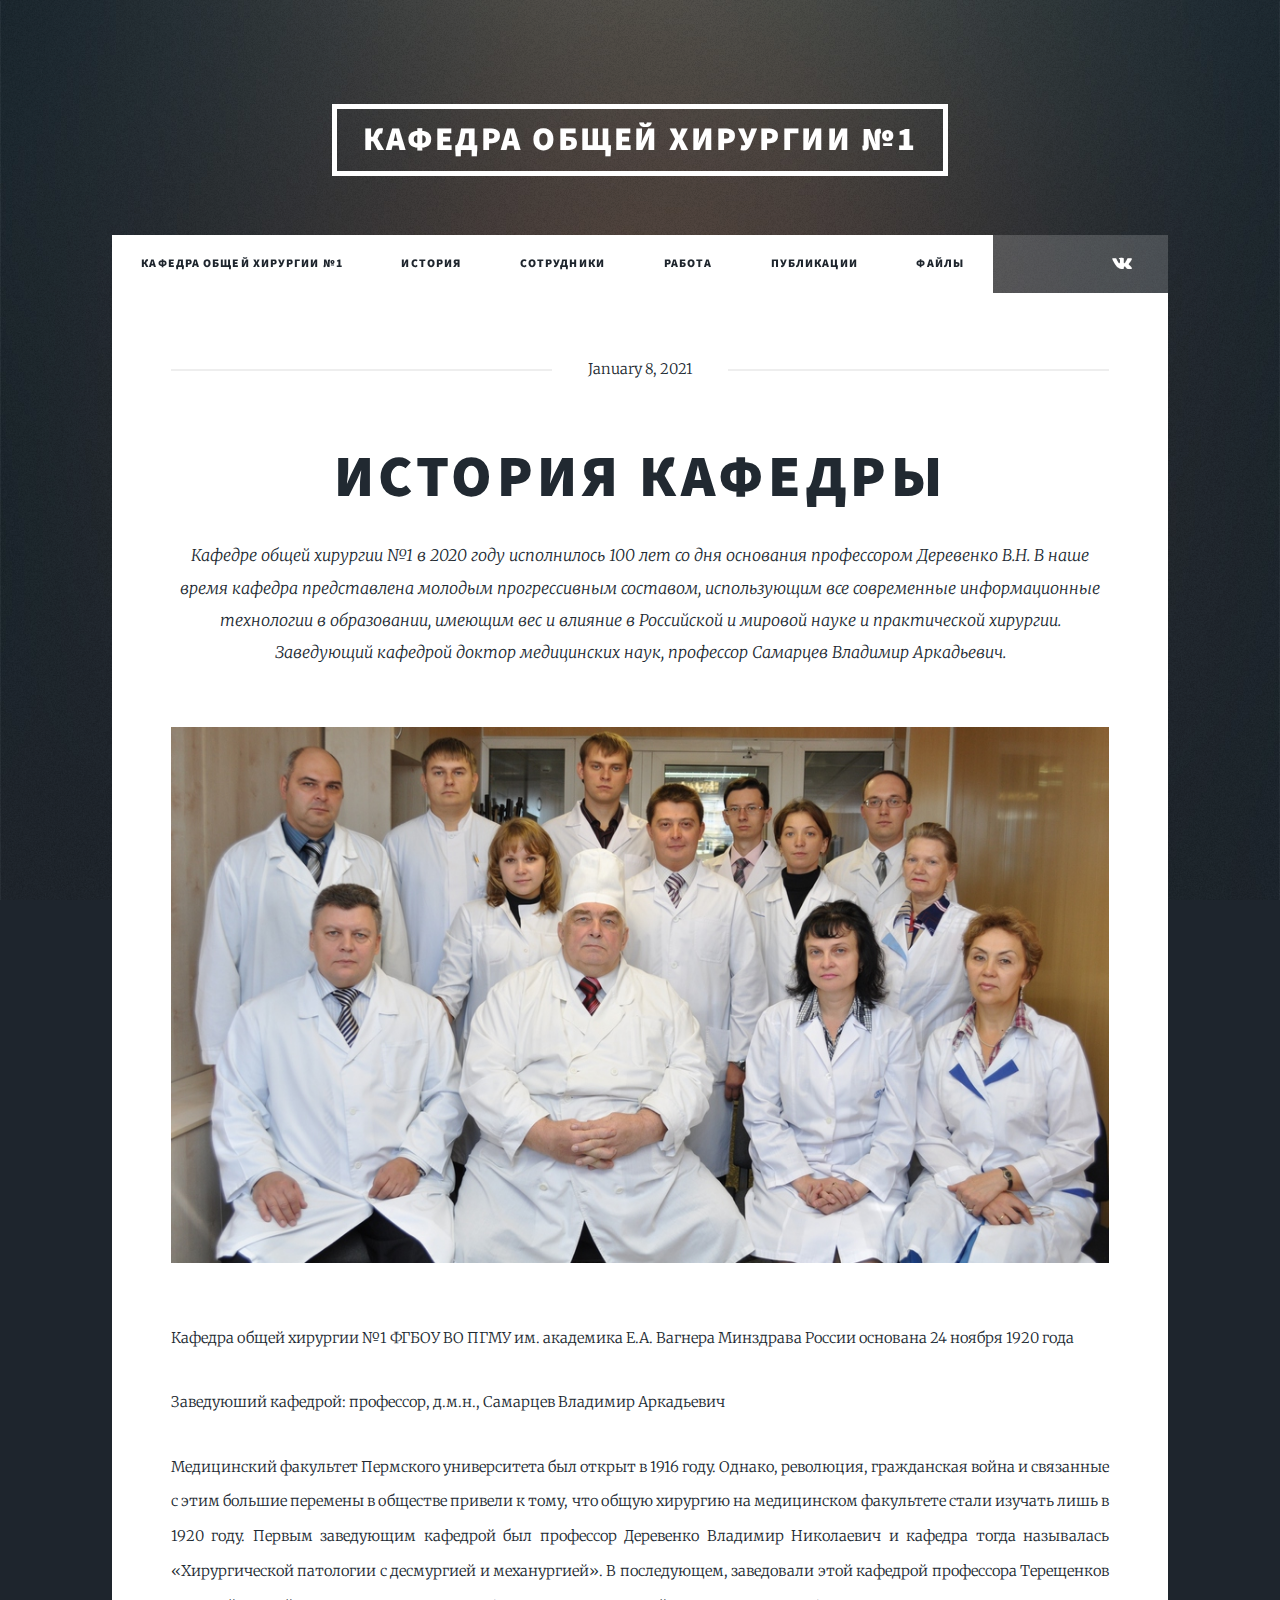
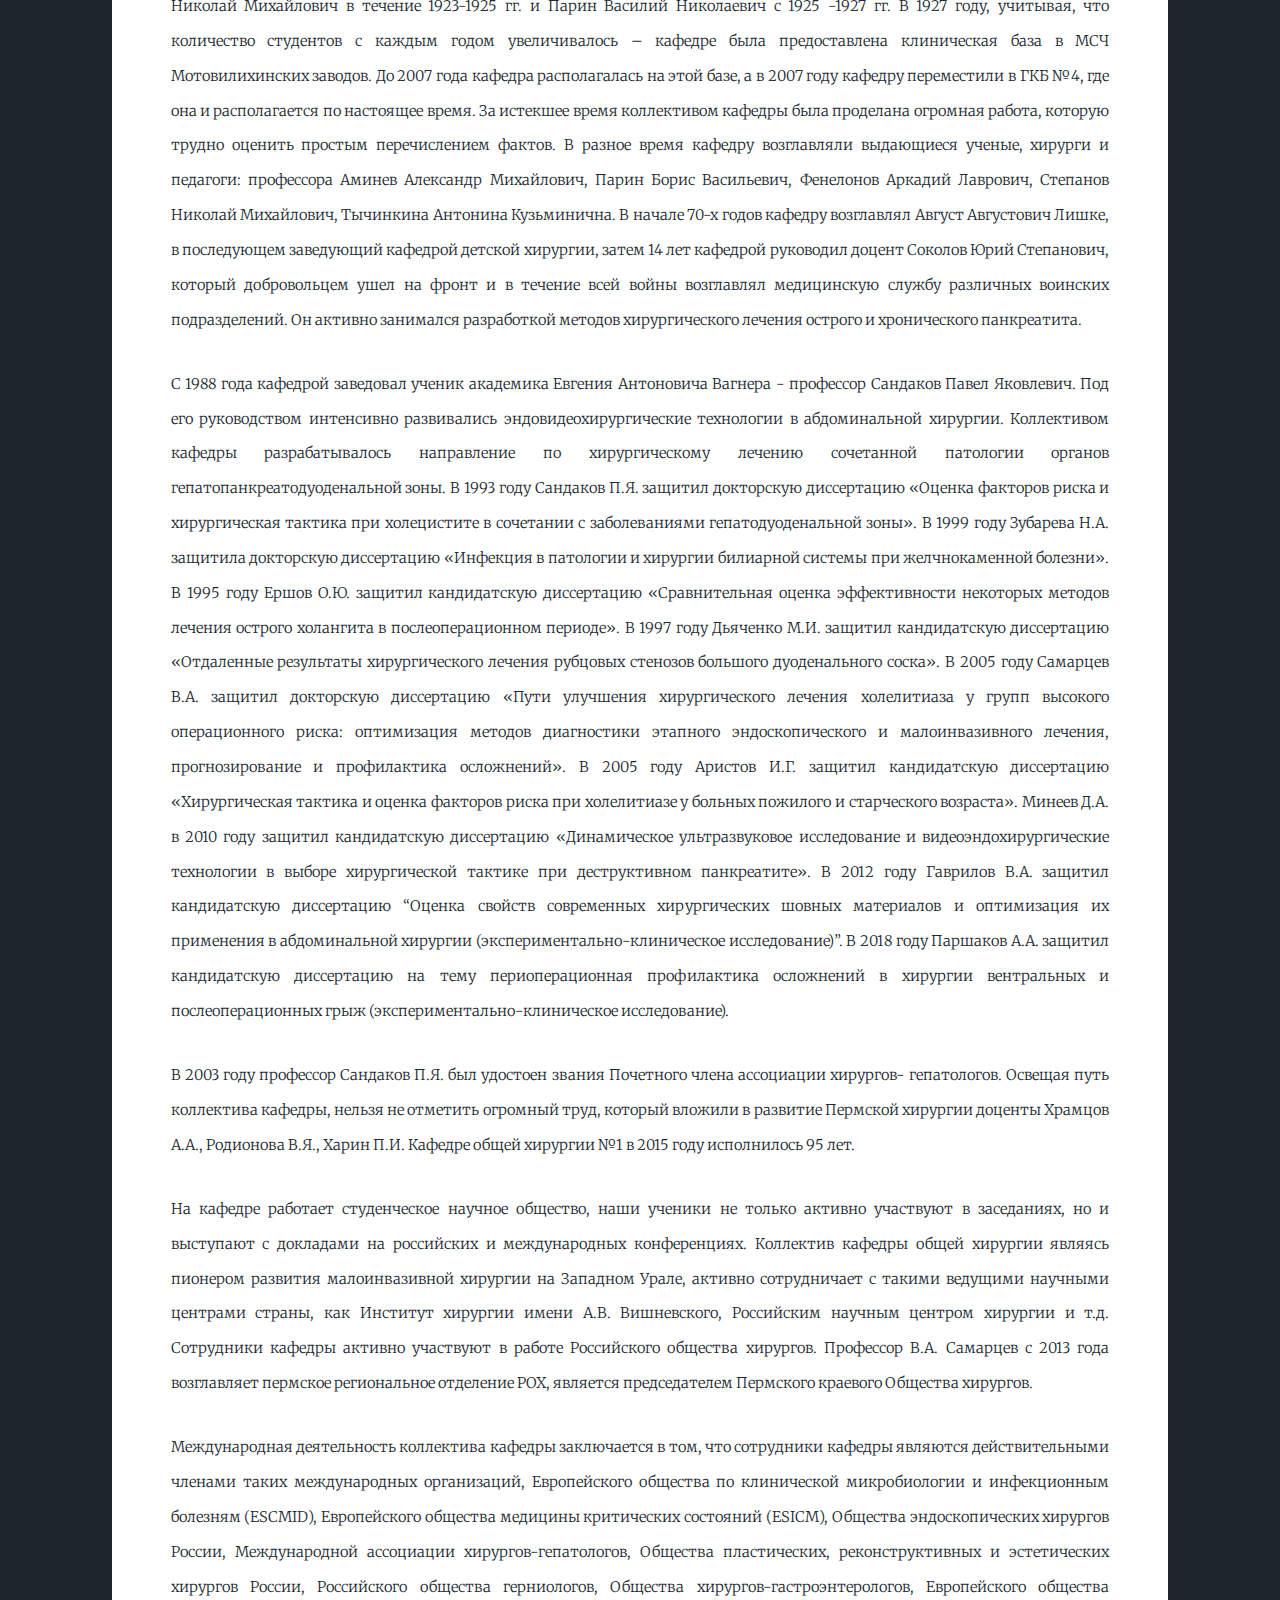
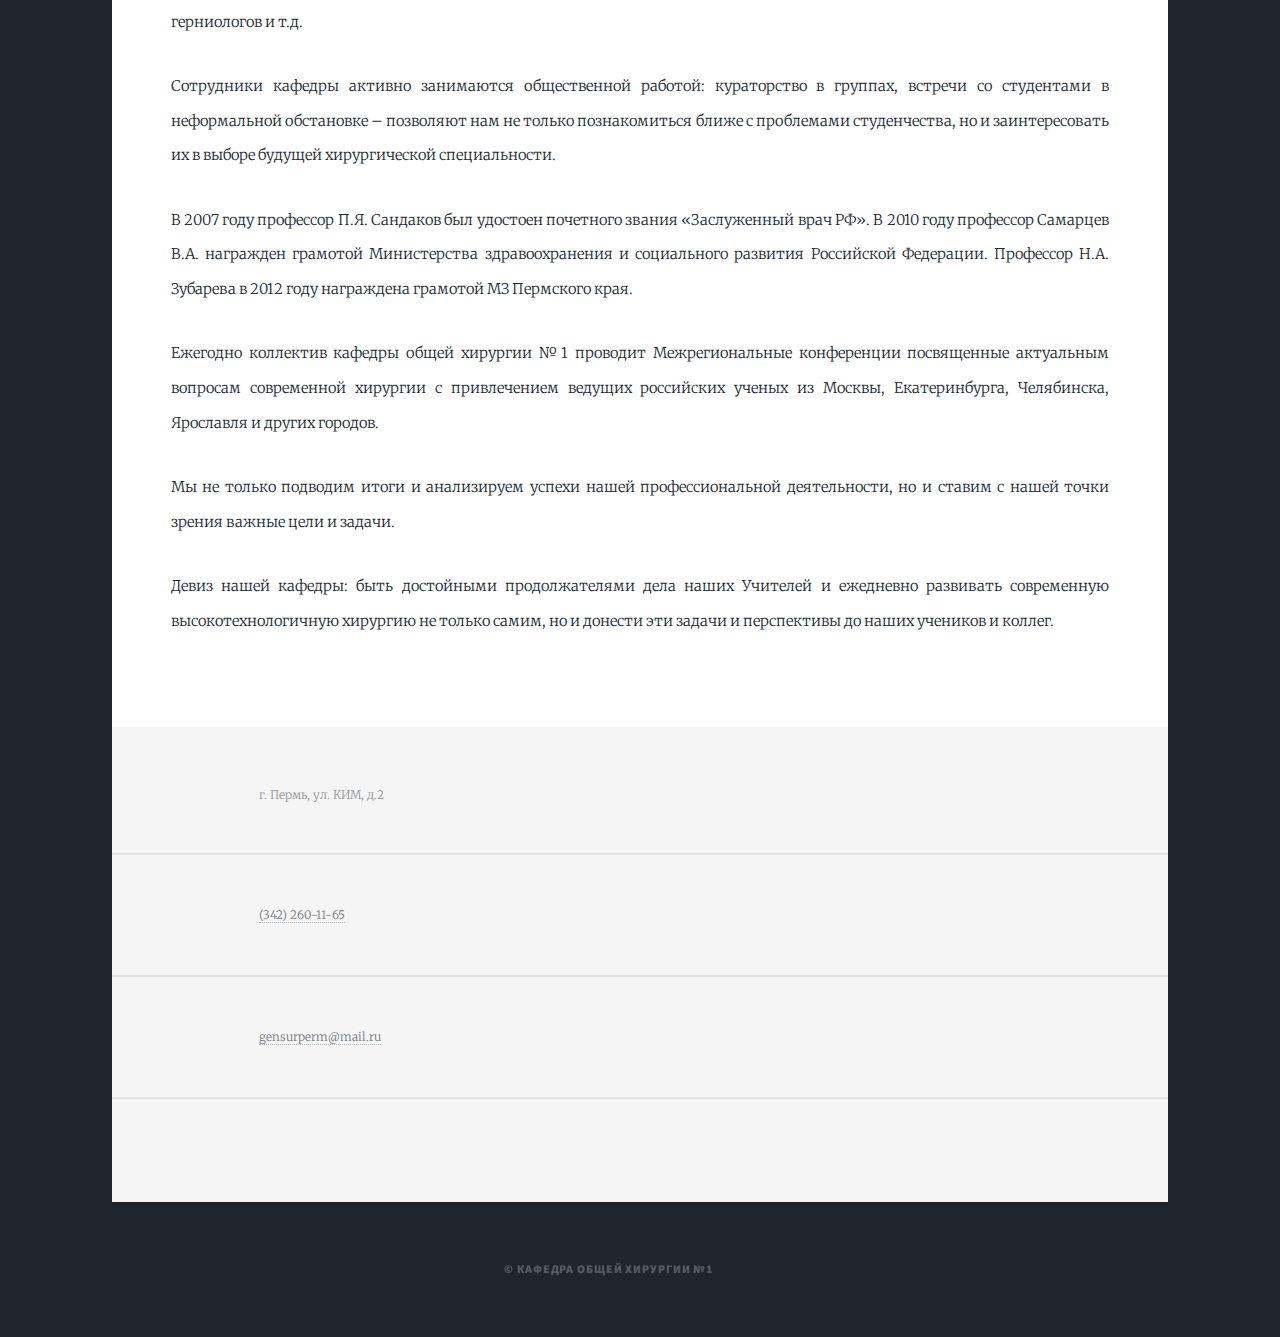
<file: about/index.html>
<!DOCTYPE HTML>

<html lang='ru'>
	<head>
		<title>История кафедры &middot; Кафедра общей хирургии №1</title>
		<meta charset="utf-8" />
		<meta name="viewport" content="width=device-width, initial-scale=1, user-scalable=no" />
		
		
		
		<link rel="stylesheet" href="/assets/css/main.min.css">
		
		
		
		<noscript><link rel="stylesheet" href='/assets/css/noscript.css' /></noscript>
	</head>

	<body lang='ru' class="is-preload">

		
			<div id="wrapper">

                
<header id="header">
    <a href='/' class="logo">Кафедра общей хирургии №1</a>
</header>

                

<nav id="nav">
    <ul class="links">
        <li class="active"><a href='/'>Кафедра общей хирургии №1</a></li>
        <li class="active"><a href='/about'>История</a></li>
        <li class="active"><a href='/sotrudniki'>Сотрудники</a></li>
        <li class="active"><a href='/work'>Работа</a></li>
        <li class="active"><a href='/references'>Публикации</a></li>
        <li class="active"><a href='/materials'>Файлы</a></li>
        
    </ul>
    
    <ul class="icons">
        
        
        
        
        
        
        
        
        
        
        <li><a href="https://vk.com/gensurperm" class="icon fa-vk"><span class="label">VKontakte</span></a></li>
                
    </ul>
    
</nav>


				
					<div id="main">

						
                        <section class="post">
                            <header class="major">
                                
                                <span class="date">January 8, 2021</span>
                                
                                <h1>История кафедры</h1>
                                <p>Кафедре общей хирургии №1 в 2020 году исполнилось 100 лет со дня основания профессором Деревенко В.Н. В наше время кафедра представлена молодым прогрессивным составом, использующим все современные информационные технологии в образовании, имеющим вес и влияние в Российской и мировой науке и практической хирургии. Заведующий кафедрой доктор медицинских наук, профессор Самарцев Владимир Аркадьевич.</p>
                            </header>
                            
                            <div class="image main"><img src="/images/pic01.jpg" alt="" /></div>
                            
                            <p>Кафедра общей хирургии №1 ФГБОУ ВО ПГМУ им. академика Е.А. Вагнера Минздрава России основана 24 ноября 1920 года</p>
<p>Заведуюший кафедрой: профессор, д.м.н., Самарцев Владимир Аркадьевич</p>
<p>Медицинский факультет Пермского университета был открыт в 1916 году.  Однако, революция, гражданская война и связанные с этим большие перемены в обществе привели к тому, что общую хирургию на медицинском факультете стали изучать лишь в 1920 году. Первым заведующим кафедрой был   профессор Деревенко Владимир Николаевич и кафедра тогда называлась  «Хирургической патологии с десмургией и механургией». В последующем,  заведовали этой кафедрой профессора Терещенков Николай Михайлович в  течение 1923-1925 гг. и Парин Василий Николаевич с 1925 -1927 гг. В 1927 году, учитывая, что количество студентов с каждым годом увеличивалось – кафедре была предоставлена клиническая база в МСЧ Мотовилихинских  заводов. До 2007 года кафедра располагалась на этой базе, а в 2007 году  кафедру переместили в ГКБ №4, где она и располагается по настоящее  время. За истекшее время коллективом кафедры была проделана огромная  работа, которую трудно оценить простым перечислением фактов. В разное  время кафедру возглавляли выдающиеся ученые, хирурги и педагоги:  профессора  Аминев Александр Михайлович, Парин Борис Васильевич,  Фенелонов Аркадий Лаврович, Степанов Николай Михайлович, Тычинкина  Антонина Кузьминична. В начале 70-х годов кафедру возглавлял Август  Августович Лишке, в последующем заведующий кафедрой детской хирургии,  затем 14 лет кафедрой руководил доцент Соколов Юрий Степанович, который  добровольцем ушел на фронт и в течение всей войны возглавлял медицинскую службу различных воинских подразделений. Он активно занимался  разработкой методов хирургического лечения острого и хронического  панкреатита.</p>
<p>С 1988 года кафедрой заведовал ученик академика Евгения Антоновича Вагнера - профессор Сандаков Павел Яковлевич. Под его руководством  интенсивно развивались эндовидеохирургические технологии в абдоминальной хирургии. Коллективом кафедры разрабатывалось направление по  хирургическому лечению сочетанной патологии органов  гепатопанкреатодуоденальной зоны. В 1993 году Сандаков П.Я. защитил  докторскую диссертацию «Оценка факторов риска и хирургическая тактика  при холецистите в сочетании с заболеваниями гепатодуоденальной зоны». В  1999 году Зубарева Н.А. защитила докторскую диссертацию «Инфекция в  патологии и хирургии билиарной системы при желчнокаменной болезни». В  1995 году Ершов О.Ю. защитил кандидатскую диссертацию «Сравнительная  оценка эффективности некоторых методов лечения острого холангита в  послеоперационном периоде». В 1997 году Дьяченко М.И. защитил  кандидатскую диссертацию «Отдаленные результаты хирургического лечения  рубцовых стенозов большого дуоденального соска». В 2005 году Самарцев  В.А. защитил докторскую диссертацию «Пути улучшения хирургического  лечения холелитиаза у групп высокого операционного риска: оптимизация  методов диагностики этапного эндоскопического и малоинвазивного лечения, прогнозирование и профилактика осложнений». В 2005 году Аристов И.Г.  защитил кандидатскую диссертацию «Хирургическая тактика и оценка  факторов риска при холелитиазе у больных пожилого и старческого  возраста». Минеев Д.А. в 2010 году защитил кандидатскую диссертацию  «Динамическое ультразвуковое исследование и видеоэндохирургические  технологии в выборе хирургической тактике при деструктивном  панкреатите». В 2012 году Гаврилов В.А. защитил кандидатскую диссертацию “Оценка свойств современных хирургических шовных материалов и  оптимизация их применения в абдоминальной хирургии  (экспериментально-клиническое исследование)”. В 2018 году Паршаков А.А.  защитил кандидатскую диссертацию на тему периоперационная профилактика  осложнений в хирургии вентральных и послеоперационных грыж  (экспериментально-клиническое исследование).</p>
<p>В 2003 году профессор Сандаков П.Я. был удостоен звания Почетного  члена ассоциации хирургов- гепатологов. Освещая путь коллектива кафедры, нельзя не отметить огромный труд, который вложили в развитие Пермской  хирургии доценты Храмцов А.А., Родионова В.Я., Харин П.И. Кафедре общей  хирургии №1 в 2015 году исполнилось 95 лет.</p>
<p>На кафедре работает студенческое научное общество, наши ученики не  только активно участвуют в заседаниях, но и выступают с докладами на  российских и международных конференциях. Коллектив кафедры общей  хирургии являясь пионером развития малоинвазивной хирургии на Западном  Урале, активно сотрудничает с такими ведущими научными центрами страны,  как Институт хирургии имени А.В. Вишневского, Российским научным центром хирургии и т.д. Сотрудники кафедры активно участвуют в работе   Российского общества хирургов. Профессор В.А. Самарцев с 2013 года  возглавляет пермское региональное отделение РОХ, является председателем  Пермского краевого Общества хирургов.</p>
<p>Международная деятельность коллектива кафедры заключается в том, что  сотрудники кафедры являются действительными членами таких международных  организаций, Европейского общества по клинической микробиологии и  инфекционным болезням (ESCMID), Европейского общества медицины  критических состояний (ESICM), Общества эндоскопических хирургов России, Международной ассоциации хирургов-гепатологов, Общества пластических,   реконструктивных  и эстетических хирургов России, Российского общества  герниологов, Общества хирургов-гастроэнтерологов, Европейского общества  герниологов и т.д.</p>
<p>Сотрудники кафедры активно занимаются общественной работой:  кураторство в группах, встречи со студентами в неформальной обстановке – позволяют нам не только познакомиться ближе с проблемами студенчества,  но и заинтересовать их в выборе будущей хирургической специальности.</p>
<p>В 2007 году профессор П.Я. Сандаков был удостоен почетного звания  «Заслуженный врач РФ». В 2010 году профессор Самарцев В.А.  награжден  грамотой Министерства здравоохранения и социального развития Российской  Федерации. Профессор Н.А. Зубарева в 2012 году награждена грамотой МЗ  Пермского края.</p>
<p>Ежегодно коллектив кафедры общей хирургии №1 проводит Межрегиональные конференции посвященные актуальным вопросам современной хирургии с  привлечением ведущих российских ученых из Москвы, Екатеринбурга,  Челябинска, Ярославля и других городов.</p>
<p>Мы не только подводим итоги и анализируем успехи нашей  профессиональной деятельности, но и ставим с нашей точки зрения важные цели и задачи.</p>
<p>Девиз нашей кафедры: быть достойными продолжателями дела наших Учителей и ежедневно развивать современную высокотехнологичную хирургию не только самим, но и донести эти задачи и перспективы до наших учеников и коллег.</p>


                            
                            
                            
                            
                            
                        </section>

					</div>

                    

<footer id="footer">
    
    <section class="split contact">
        
        <section class="alt">
            <h3></h3>
            <p>
                
                     г. Пермь, ул. КИМ, д.2
                
            </p>
        </section>
        
        
        <section>
            <h3></h3>
            <p><a href="tel:%28342%29%20260-11-65">(342) 260-11-65</a></p>
        </section>
        
        
        <section>
            <h3></h3>
            <p><a href="mailto:gensurperm@mail.ru">gensurperm@mail.ru</a></p>
        </section>
        
        
        <section>
            <h3></h3>
            <ul class="icons alt">
                
                
                
                
                
                
                
                
                
            </ul>
        </section>
        
    </section>
</footer>

                    
<div id="copyright">
    <ul><li>&copy; Кафедра общей хирургии №1</li><li></li><li></li></ul>
</div>


            </div>
            
            










<script src='/assets/js/bundle.js'></script>


	</body>
</html>
</file>
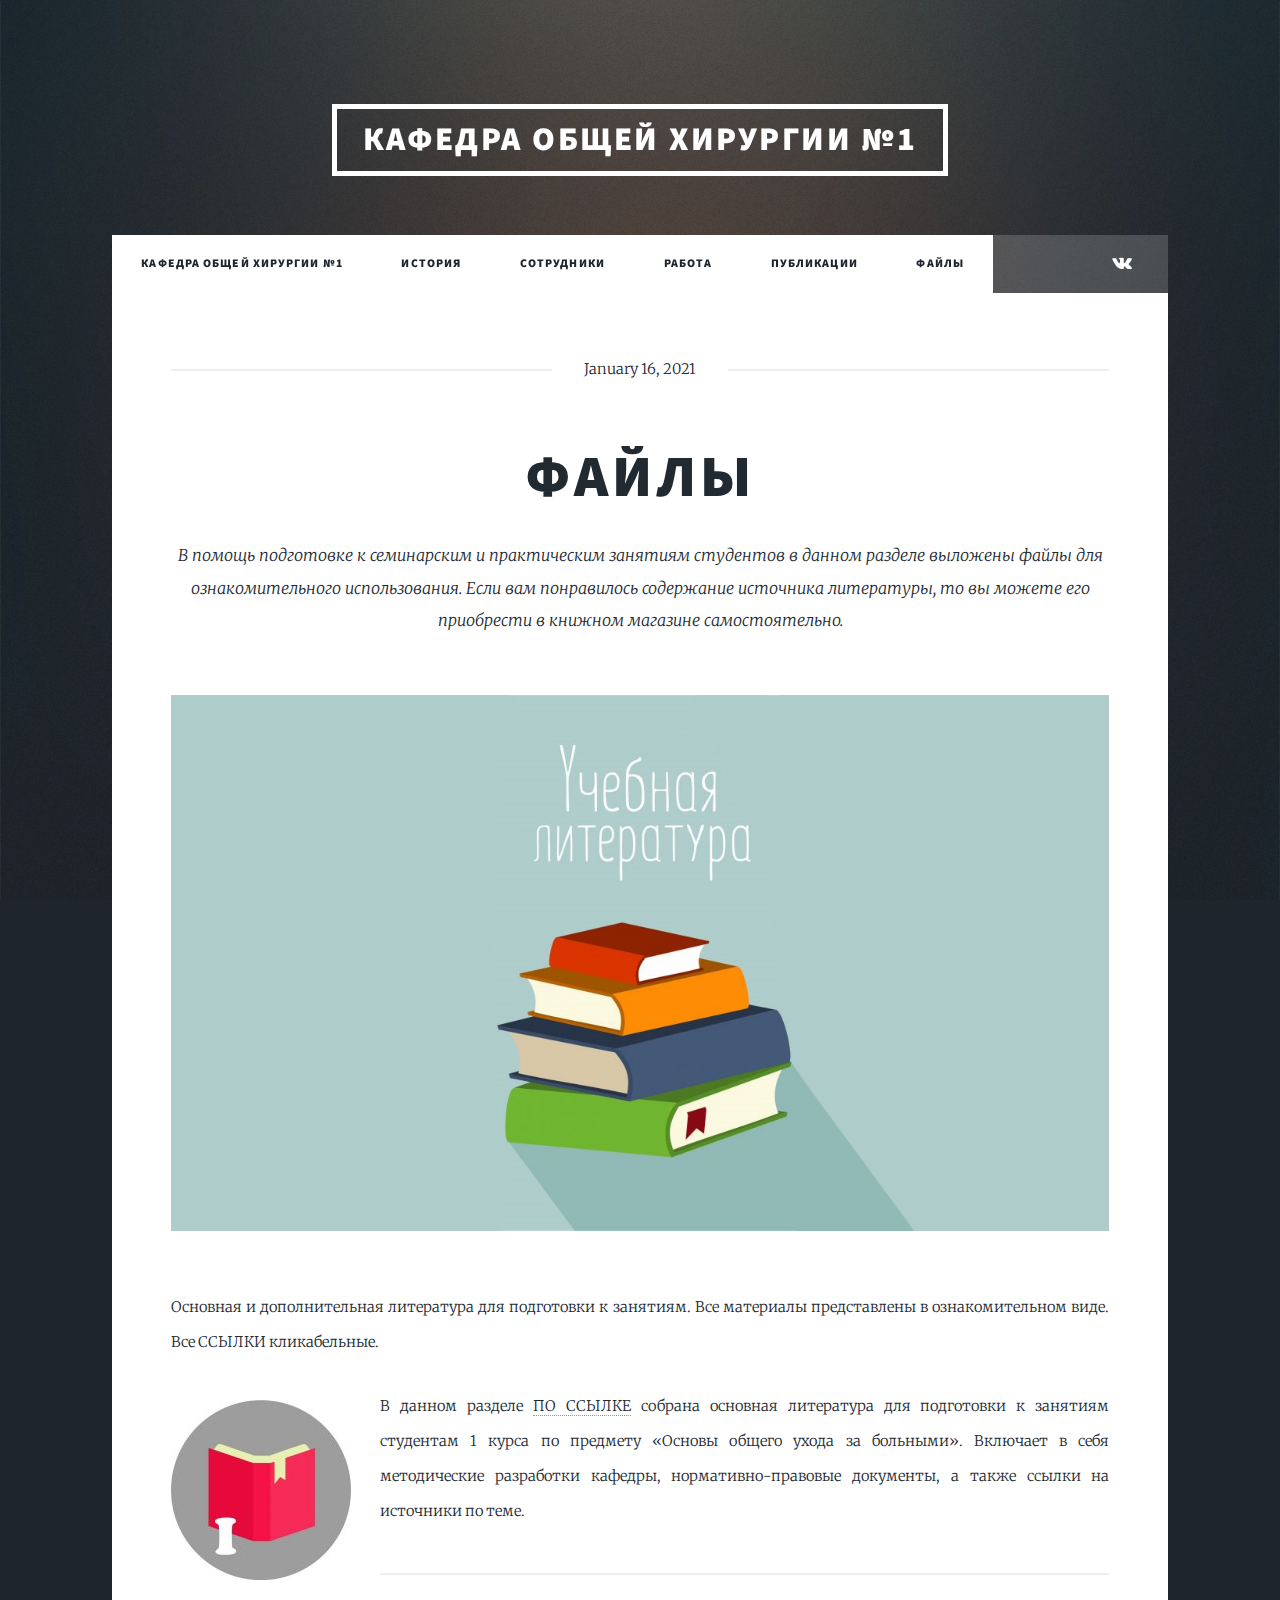
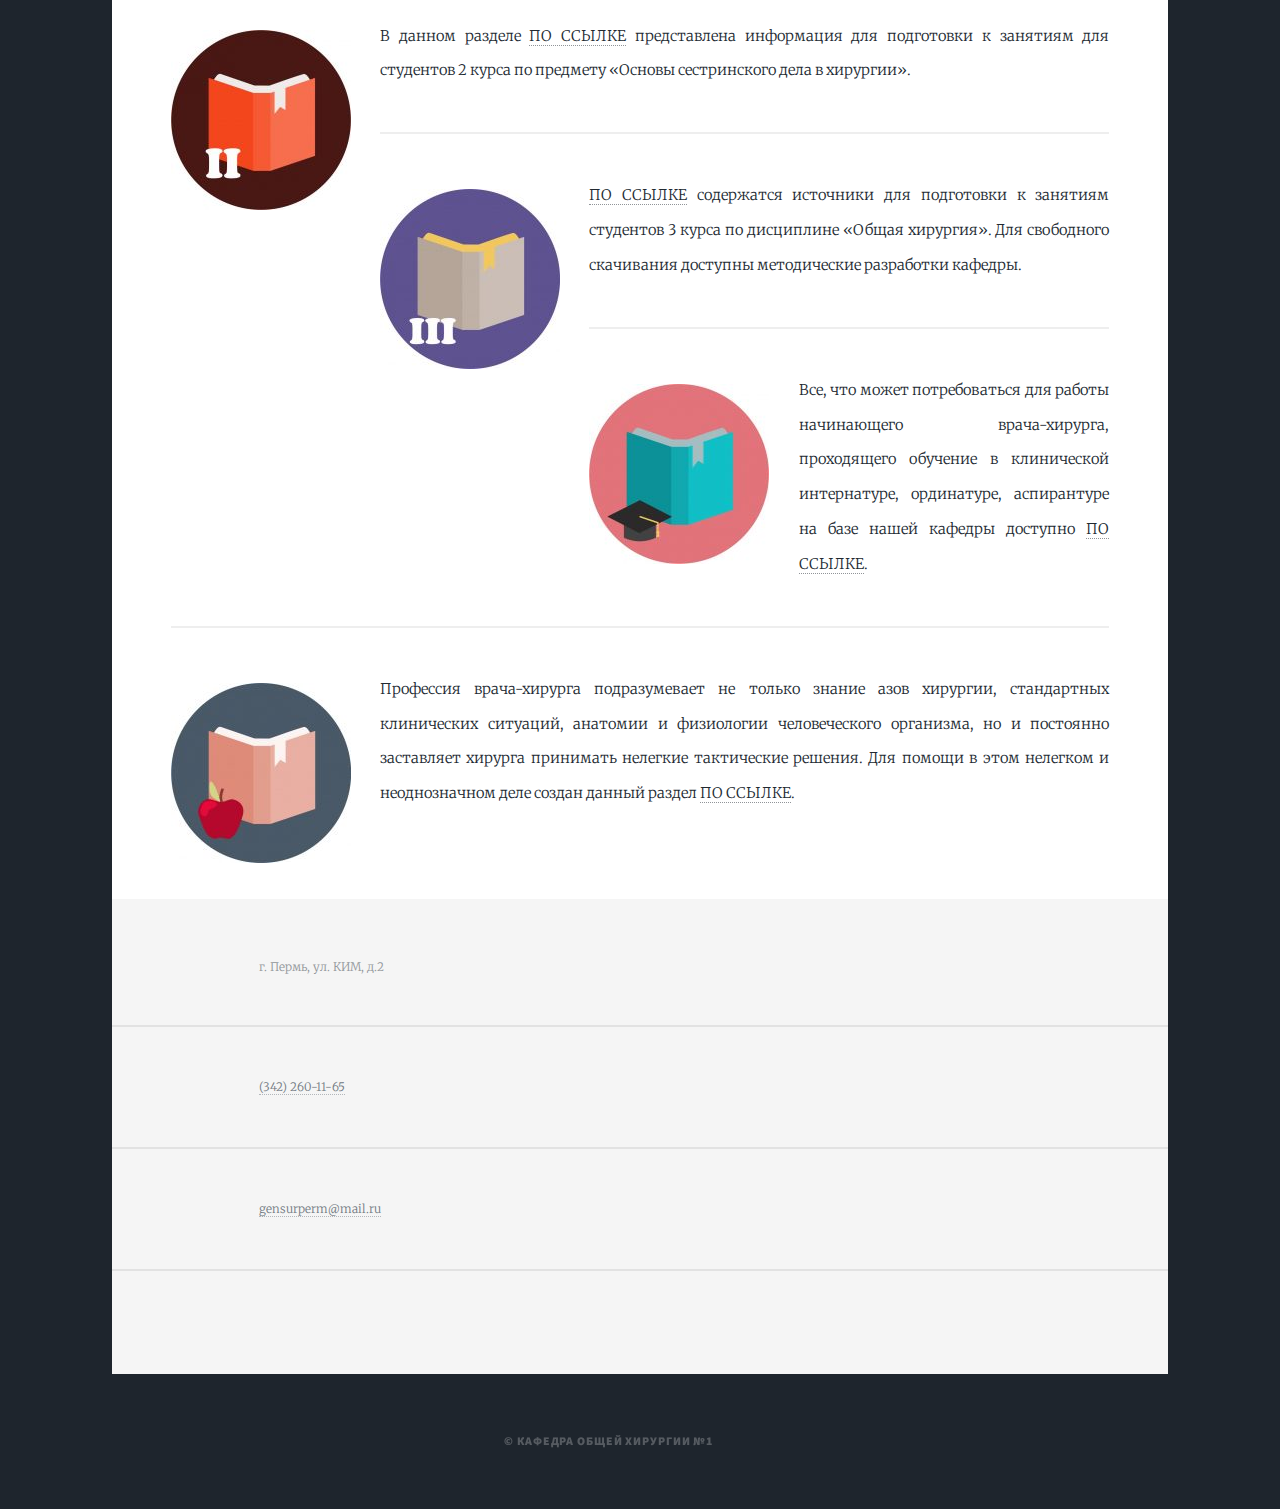
<file: materials/index.html>
<!DOCTYPE HTML>

<html lang='ru'>
	<head>
		<title>Файлы &middot; Кафедра общей хирургии №1</title>
		<meta charset="utf-8" />
		<meta name="viewport" content="width=device-width, initial-scale=1, user-scalable=no" />
		
		
		
		<link rel="stylesheet" href="/assets/css/main.min.css">
		
		
		
		<noscript><link rel="stylesheet" href='/assets/css/noscript.css' /></noscript>
	</head>

	<body lang='ru' class="is-preload">

		
			<div id="wrapper">

                
<header id="header">
    <a href='/' class="logo">Кафедра общей хирургии №1</a>
</header>

                

<nav id="nav">
    <ul class="links">
        <li class="active"><a href='/'>Кафедра общей хирургии №1</a></li>
        <li class="active"><a href='/about'>История</a></li>
        <li class="active"><a href='/sotrudniki'>Сотрудники</a></li>
        <li class="active"><a href='/work'>Работа</a></li>
        <li class="active"><a href='/references'>Публикации</a></li>
        <li class="active"><a href='/materials'>Файлы</a></li>
        
    </ul>
    
    <ul class="icons">
        
        
        
        
        
        
        
        
        
        
        <li><a href="https://vk.com/gensurperm" class="icon fa-vk"><span class="label">VKontakte</span></a></li>
                
    </ul>
    
</nav>


				
					<div id="main">

						
                        <section class="post">
                            <header class="major">
                                
                                <span class="date">January 16, 2021</span>
                                
                                <h1>Файлы</h1>
                                <p>В помощь подготовке к семинарским и практическим занятиям студентов в данном разделе выложены файлы для ознакомительного использования. Если вам понравилось содержание источника литературы, то вы можете его приобрести в книжном магазине самостоятельно.</p>
                            </header>
                            
                            <div class="image main"><img src="/images/01litra.png" alt="" /></div>
                            
                            <p>Основная и дополнительная литература для подготовки к занятиям. Все материалы представлены в ознакомительном виде. Все ССЫЛКИ кликабельные.</p>
<figure class="image left"><a href="http://yadi.sk/d/1mvSYGZJLcw8P">
    <img src="/images/1-180x180.jpg"/> </a>
</figure>

<p>В данном разделе <a href="http://yadi.sk/d/1mvSYGZJLcw8P">ПО ССЫЛКЕ</a> собрана основная литература для подготовки к занятиям студентам 1 курса по предмету «Основы общего ухода за больными». Включает в себя методические  разработки кафедры, нормативно-правовые документы, а также ссылки на  источники по теме.</p>
<hr>
<figure class="image left"><a href="http://yadi.sk/d/-jnMdmniLcwLq">
    <img src="/images/2-180x180.jpg"/> </a>
</figure>

<p>В данном разделе <a href="http://yadi.sk/d/-jnMdmniLcwLq">ПО ССЫЛКЕ</a> представлена информация для подготовки к занятиям для студентов 2 курса по предмету «Основы сестринского дела в хирургии».</p>
<hr>
<figure class="image left"><a href="http://yadi.sk/d/r9QalVrhLcwPY">
    <img src="/images/3-180x180.jpg"/> </a>
</figure>

<p><a href="http://yadi.sk/d/r9QalVrhLcwPY">ПО ССЫЛКЕ</a> содержатся источники для подготовки к занятиям студентов 3 курса по дисциплине «Общая  хирургия». Для свободного скачивания доступны методические разработки  кафедры.</p>
<hr>
<figure class="image left"><a href="http://yadi.sk/d/R51rdST3LcwTe">
    <img src="/images/postdip.jpg"/> </a>
</figure>

<p>Все, что может потребоваться для работы начинающего врача-хирурга,  проходящего обучение в клинической интернатуре, ординатуре, аспирантуре  на базе нашей кафедры доступно <a href="http://yadi.sk/d/R51rdST3LcwTe">ПО ССЫЛКЕ</a>.</p>
<hr>
<figure class="image left"><a href="http://yadi.sk/d/KwfCIuVWLcwY9">
    <img src="/images/obrhir.jpg"/> </a>
</figure>

<p>Профессия врача-хирурга подразумевает не только знание азов хирургии,  стандартных клинических ситуаций, анатомии и физиологии человеческого  организма, но и постоянно заставляет хирурга принимать нелегкие  тактические решения. Для помощи в этом нелегком и неоднозначном деле создан данный раздел <a href="http://yadi.sk/d/KwfCIuVWLcwY9">ПО ССЫЛКЕ</a>.</p>


                            
                            
                            
                            
                            
                        </section>

					</div>

                    

<footer id="footer">
    
    <section class="split contact">
        
        <section class="alt">
            <h3></h3>
            <p>
                
                     г. Пермь, ул. КИМ, д.2
                
            </p>
        </section>
        
        
        <section>
            <h3></h3>
            <p><a href="tel:%28342%29%20260-11-65">(342) 260-11-65</a></p>
        </section>
        
        
        <section>
            <h3></h3>
            <p><a href="mailto:gensurperm@mail.ru">gensurperm@mail.ru</a></p>
        </section>
        
        
        <section>
            <h3></h3>
            <ul class="icons alt">
                
                
                
                
                
                
                
                
                
            </ul>
        </section>
        
    </section>
</footer>

                    
<div id="copyright">
    <ul><li>&copy; Кафедра общей хирургии №1</li><li></li><li></li></ul>
</div>


            </div>
            
            










<script src='/assets/js/bundle.js'></script>


	</body>
</html>
</file>
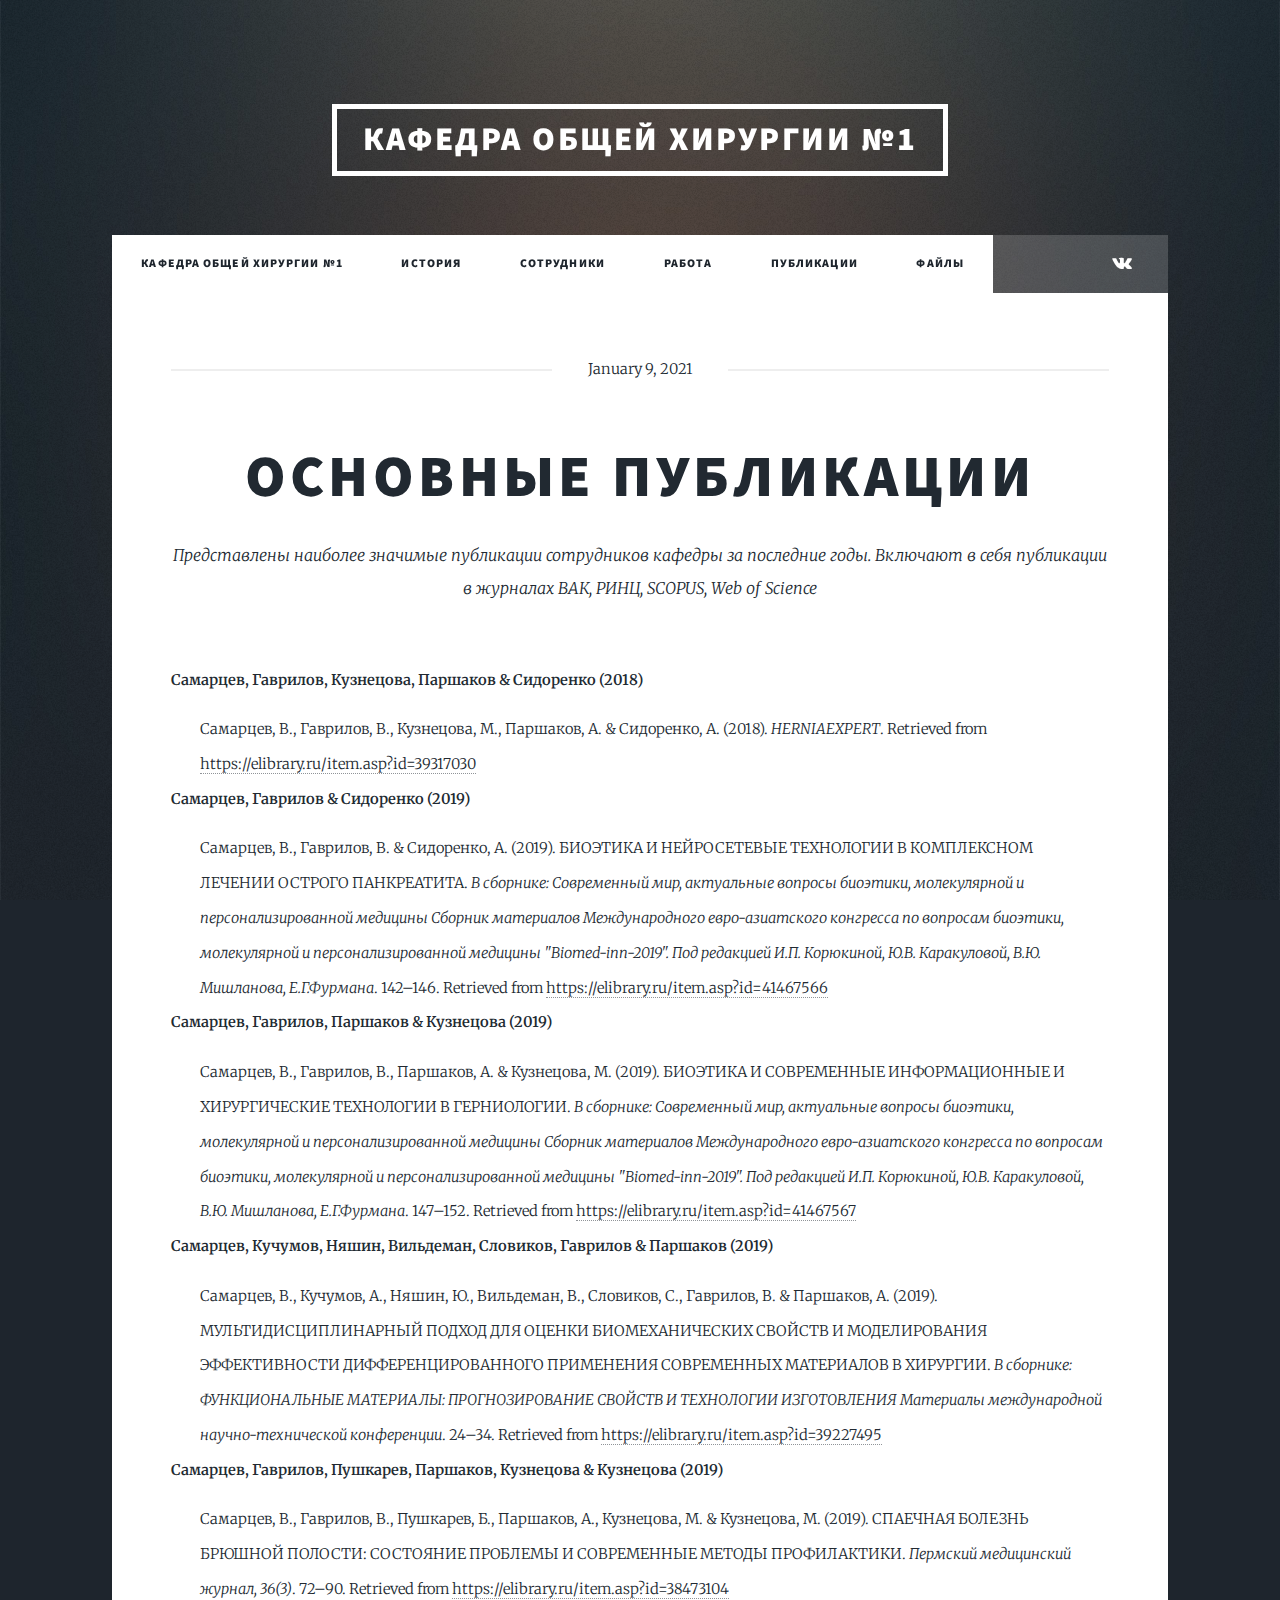
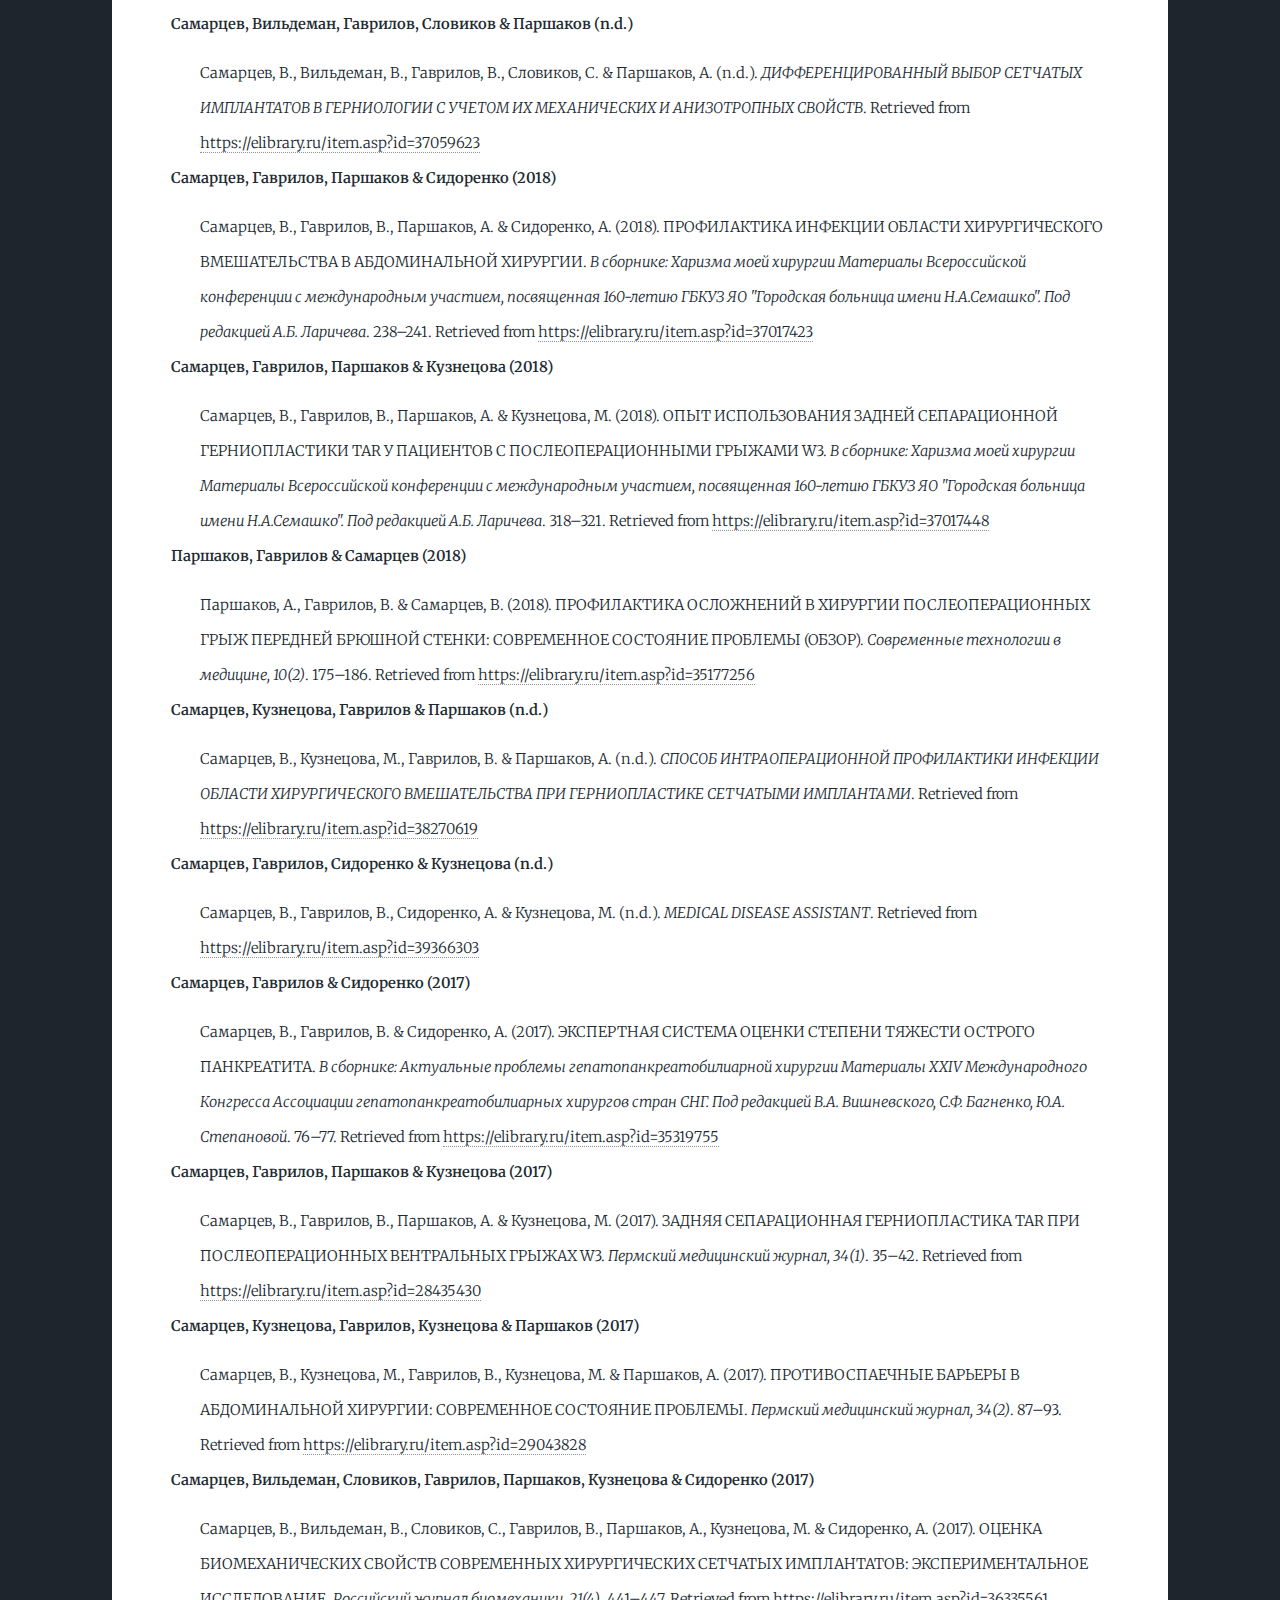
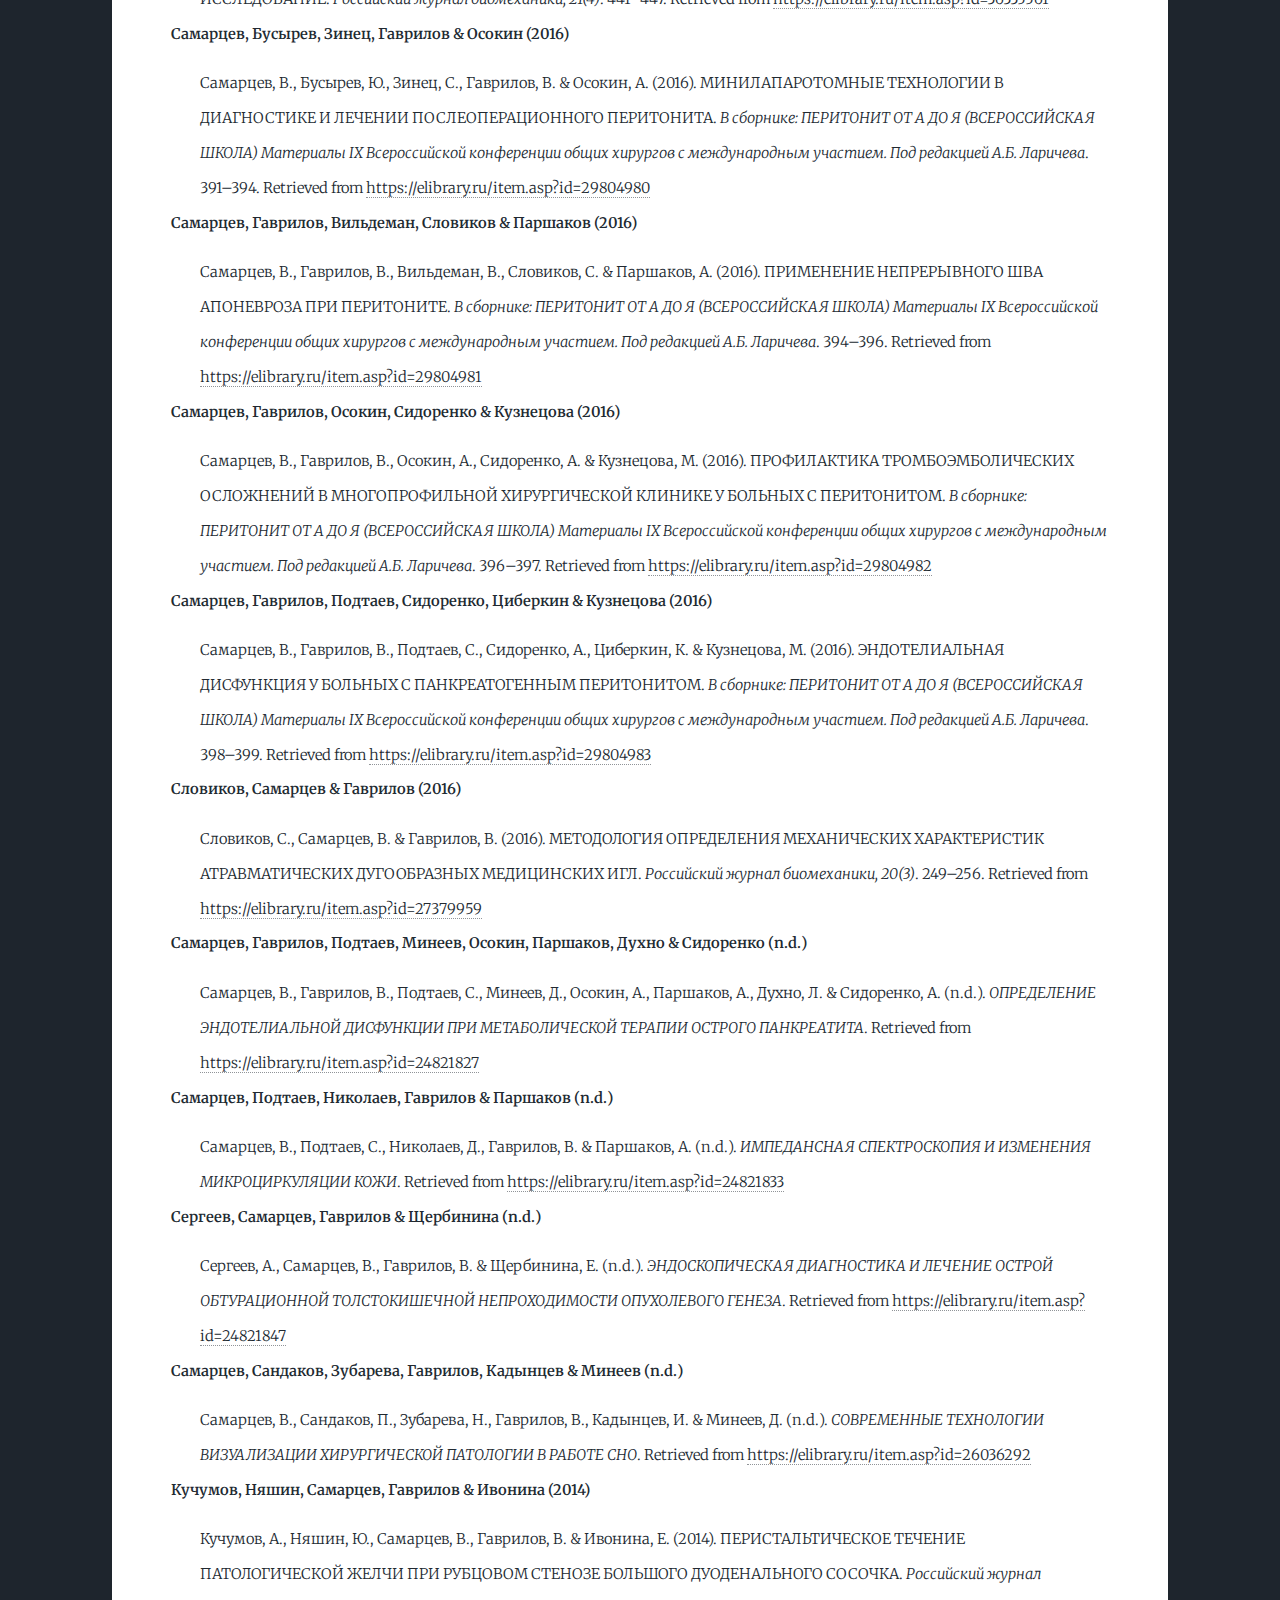
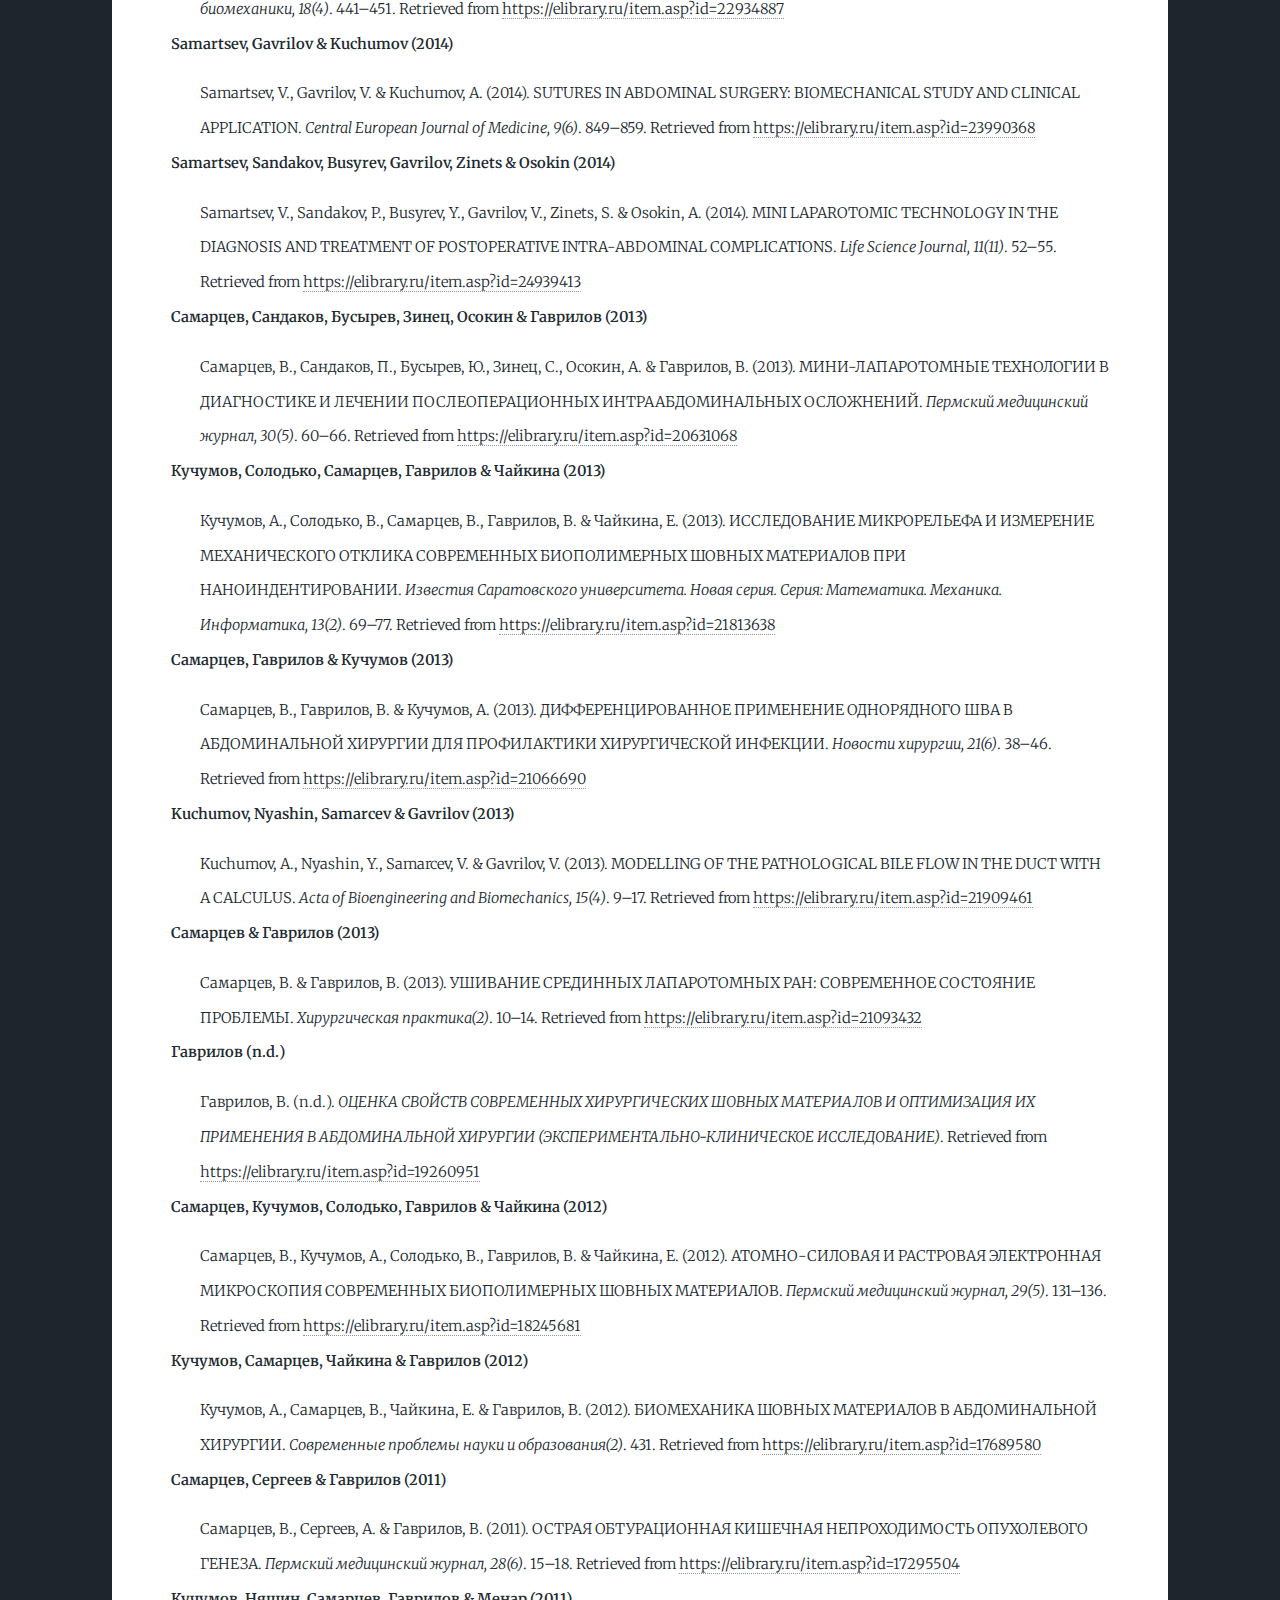
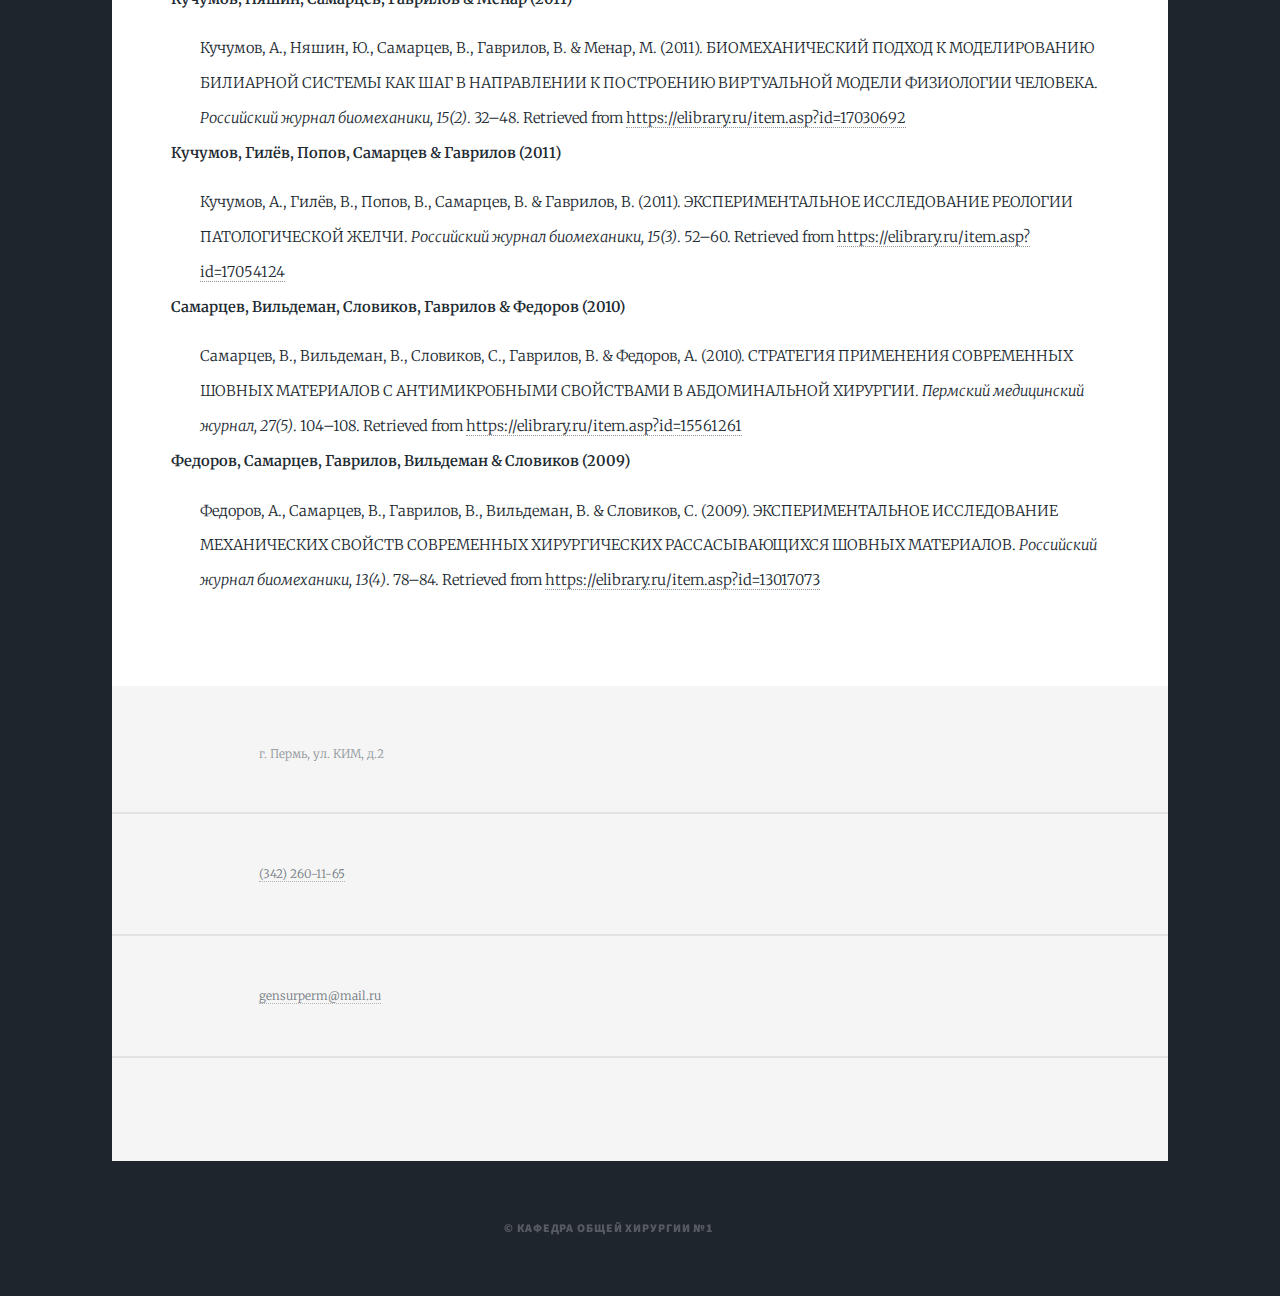
<file: references/index.html>
<!DOCTYPE HTML>

<html lang='ru'>
	<head>
		<title>Основные публикации &middot; Кафедра общей хирургии №1</title>
		<meta charset="utf-8" />
		<meta name="viewport" content="width=device-width, initial-scale=1, user-scalable=no" />
		
		
		
		<link rel="stylesheet" href="/assets/css/main.min.css">
		
		
		
		<noscript><link rel="stylesheet" href='/assets/css/noscript.css' /></noscript>
	</head>

	<body lang='ru' class="is-preload">

		
			<div id="wrapper">

                
<header id="header">
    <a href='/' class="logo">Кафедра общей хирургии №1</a>
</header>

                

<nav id="nav">
    <ul class="links">
        <li class="active"><a href='/'>Кафедра общей хирургии №1</a></li>
        <li class="active"><a href='/about'>История</a></li>
        <li class="active"><a href='/sotrudniki'>Сотрудники</a></li>
        <li class="active"><a href='/work'>Работа</a></li>
        <li class="active"><a href='/references'>Публикации</a></li>
        <li class="active"><a href='/materials'>Файлы</a></li>
        
    </ul>
    
    <ul class="icons">
        
        
        
        
        
        
        
        
        
        
        <li><a href="https://vk.com/gensurperm" class="icon fa-vk"><span class="label">VKontakte</span></a></li>
                
    </ul>
    
</nav>


				
					<div id="main">

						
                        <section class="post">
                            <header class="major">
                                
                                <span class="date">January 9, 2021</span>
                                
                                <h1>Основные публикации</h1>
                                <p>Представлены наиболее значимые публикации сотрудников кафедры за последние годы. Включают в себя публикации в журналах ВАК, РИНЦ, SCOPUS, Web of Science</p>
                            </header>
                            
                            
    
  

  










<section class="hugo-cite-bibliography">
  <dl>
    

      <div id="a39317030">
        <dt>
          Самарцев,&#32;
          Гаврилов,&#32;
          Кузнецова,&#32;
          Паршаков&#32;&amp;&#32;Сидоренко

          
          (2018)</dt>

        <dd>
          












<span itemscope 
      itemtype="https://schema.org/Book"
      data-type="book"><span itemprop="author" itemscope itemtype="https://schema.org/Person"><span itemprop="familyName">Самарцев</span>,&#32;
    <meta itemprop="givenName" content="В. А." />
    В.</span>,&#32;
  <span itemprop="author" itemscope itemtype="https://schema.org/Person"><span itemprop="familyName">Гаврилов</span>,&#32;
    <meta itemprop="givenName" content="В. А." />
    В.</span>,&#32;
  <span itemprop="author" itemscope itemtype="https://schema.org/Person"><span itemprop="familyName">Кузнецова</span>,&#32;
    <meta itemprop="givenName" content="М. П." />
    М.</span>,&#32;
  <span itemprop="author" itemscope itemtype="https://schema.org/Person"><span itemprop="familyName">Паршаков</span>,&#32;
    <meta itemprop="givenName" content="А. А." />
    А.</span>&#32;&amp;&#32;<span itemprop="author" itemscope itemtype="https://schema.org/Person"><span itemprop="familyName">Сидоренко</span>,&#32;
    <meta itemprop="givenName" content="А. Ю." />
    А.</span>&#32;
    (<span itemprop="datePublished">2018</span>).
  &#32;<span itemprop="name">
    <i>HERNIAEXPERT</i></span>.
  &#32;Retrieved from&#32;
  <a href="https://elibrary.ru/item.asp?id=39317030"
     itemprop="identifier"
     itemtype="https://schema.org/URL">https://elibrary.ru/item.asp?id=39317030</a></span>



</dd>

      </div>

      <div id="a41467566">
        <dt>
          Самарцев,&#32;
          Гаврилов&#32;&amp;&#32;Сидоренко

          
          (2019)</dt>

        <dd>
          












<span itemscope
      itemtype="https://schema.org/Article"
      data-type="article"><span itemprop="author" itemscope itemtype="https://schema.org/Person"><span itemprop="familyName">Самарцев</span>,&#32;
    <meta itemprop="givenName" content="В. А." />
    В.</span>,&#32;
  <span itemprop="author" itemscope itemtype="https://schema.org/Person"><span itemprop="familyName">Гаврилов</span>,&#32;
    <meta itemprop="givenName" content="В. А." />
    В.</span>&#32;&amp;&#32;<span itemprop="author" itemscope itemtype="https://schema.org/Person"><span itemprop="familyName">Сидоренко</span>,&#32;
    <meta itemprop="givenName" content="А. Ю." />
    А.</span>
  &#32;
    (<span itemprop="datePublished">2019</span>).
  &#32;<span itemprop="name">БИОЭТИКА И НЕЙРОСЕТЕВЫЕ ТЕХНОЛОГИИ В КОМПЛЕКСНОМ ЛЕЧЕНИИ ОСТРОГО ПАНКРЕАТИТА</span>.<i>
    <span itemprop="about">В сборнике: Современный мир, актуальные вопросы биоэтики, молекулярной и персонализированной медицины Сборник материалов Международного евро-азиатского конгресса по вопросам биоэтики, молекулярной и персонализированной медицины &#34;Biomed-inn-2019&#34;. Под редакцией И.П. Корюкиной, Ю.В. Каракуловой, В.Ю. Мишланова, Е.Г.Фурмана</span></i>.&#32;<span itemprop="pagination">142–146</span>.&#32;Retrieved from&#32;
  <a href="https://elibrary.ru/item.asp?id=41467566"
     itemprop="identifier"
     itemtype="https://schema.org/URL">https://elibrary.ru/item.asp?id=41467566</a></span>



</dd>

      </div>

      <div id="a41467567">
        <dt>
          Самарцев,&#32;
          Гаврилов,&#32;
          Паршаков&#32;&amp;&#32;Кузнецова

          
          (2019)</dt>

        <dd>
          












<span itemscope
      itemtype="https://schema.org/Article"
      data-type="article"><span itemprop="author" itemscope itemtype="https://schema.org/Person"><span itemprop="familyName">Самарцев</span>,&#32;
    <meta itemprop="givenName" content="В. А." />
    В.</span>,&#32;
  <span itemprop="author" itemscope itemtype="https://schema.org/Person"><span itemprop="familyName">Гаврилов</span>,&#32;
    <meta itemprop="givenName" content="В. А." />
    В.</span>,&#32;
  <span itemprop="author" itemscope itemtype="https://schema.org/Person"><span itemprop="familyName">Паршаков</span>,&#32;
    <meta itemprop="givenName" content="А. А." />
    А.</span>&#32;&amp;&#32;<span itemprop="author" itemscope itemtype="https://schema.org/Person"><span itemprop="familyName">Кузнецова</span>,&#32;
    <meta itemprop="givenName" content="М. В." />
    М.</span>
  &#32;
    (<span itemprop="datePublished">2019</span>).
  &#32;<span itemprop="name">БИОЭТИКА И СОВРЕМЕННЫЕ ИНФОРМАЦИОННЫЕ И ХИРУРГИЧЕСКИЕ ТЕХНОЛОГИИ В ГЕРНИОЛОГИИ</span>.<i>
    <span itemprop="about">В сборнике: Современный мир, актуальные вопросы биоэтики, молекулярной и персонализированной медицины Сборник материалов Международного евро-азиатского конгресса по вопросам биоэтики, молекулярной и персонализированной медицины &#34;Biomed-inn-2019&#34;. Под редакцией И.П. Корюкиной, Ю.В. Каракуловой, В.Ю. Мишланова, Е.Г.Фурмана</span></i>.&#32;<span itemprop="pagination">147–152</span>.&#32;Retrieved from&#32;
  <a href="https://elibrary.ru/item.asp?id=41467567"
     itemprop="identifier"
     itemtype="https://schema.org/URL">https://elibrary.ru/item.asp?id=41467567</a></span>



</dd>

      </div>

      <div id="a39227495">
        <dt>
          Самарцев,&#32;
          Кучумов,&#32;
          Няшин,&#32;
          Вильдеман,&#32;
          Словиков,&#32;
          Гаврилов&#32;&amp;&#32;Паршаков

          
          (2019)</dt>

        <dd>
          












<span itemscope
      itemtype="https://schema.org/Article"
      data-type="article"><span itemprop="author" itemscope itemtype="https://schema.org/Person"><span itemprop="familyName">Самарцев</span>,&#32;
    <meta itemprop="givenName" content="В. А." />
    В.</span>,&#32;
  <span itemprop="author" itemscope itemtype="https://schema.org/Person"><span itemprop="familyName">Кучумов</span>,&#32;
    <meta itemprop="givenName" content="А. Г." />
    А.</span>,&#32;
  <span itemprop="author" itemscope itemtype="https://schema.org/Person"><span itemprop="familyName">Няшин</span>,&#32;
    <meta itemprop="givenName" content="Ю. И." />
    Ю.</span>,&#32;
  <span itemprop="author" itemscope itemtype="https://schema.org/Person"><span itemprop="familyName">Вильдеман</span>,&#32;
    <meta itemprop="givenName" content="В. Э." />
    В.</span>,&#32;
  <span itemprop="author" itemscope itemtype="https://schema.org/Person"><span itemprop="familyName">Словиков</span>,&#32;
    <meta itemprop="givenName" content="С. В." />
    С.</span>,&#32;
  <span itemprop="author" itemscope itemtype="https://schema.org/Person"><span itemprop="familyName">Гаврилов</span>,&#32;
    <meta itemprop="givenName" content="В. А." />
    В.</span>&#32;&amp;&#32;<span itemprop="author" itemscope itemtype="https://schema.org/Person"><span itemprop="familyName">Паршаков</span>,&#32;
    <meta itemprop="givenName" content="А. А." />
    А.</span>
  &#32;
    (<span itemprop="datePublished">2019</span>).
  &#32;<span itemprop="name">МУЛЬТИДИСЦИПЛИНАРНЫЙ ПОДХОД ДЛЯ ОЦЕНКИ БИОМЕХАНИЧЕСКИХ СВОЙСТВ И МОДЕЛИРОВАНИЯ ЭФФЕКТИВНОСТИ ДИФФЕРЕНЦИРОВАННОГО ПРИМЕНЕНИЯ СОВРЕМЕННЫХ МАТЕРИАЛОВ В ХИРУРГИИ</span>.<i>
    <span itemprop="about">В сборнике: ФУНКЦИОНАЛЬНЫЕ МАТЕРИАЛЫ: ПРОГНОЗИРОВАНИЕ СВОЙСТВ И ТЕХНОЛОГИИ ИЗГОТОВЛЕНИЯ Материалы международной научно-технической конференции</span></i>.&#32;<span itemprop="pagination">24–34</span>.&#32;Retrieved from&#32;
  <a href="https://elibrary.ru/item.asp?id=39227495"
     itemprop="identifier"
     itemtype="https://schema.org/URL">https://elibrary.ru/item.asp?id=39227495</a></span>



</dd>

      </div>

      <div id="a38473104">
        <dt>
          Самарцев,&#32;
          Гаврилов,&#32;
          Пушкарев,&#32;
          Паршаков,&#32;
          Кузнецова&#32;&amp;&#32;Кузнецова

          
          (2019)</dt>

        <dd>
          












<span itemscope
      itemtype="https://schema.org/Article"
      data-type="article"><span itemprop="author" itemscope itemtype="https://schema.org/Person"><span itemprop="familyName">Самарцев</span>,&#32;
    <meta itemprop="givenName" content="В. А." />
    В.</span>,&#32;
  <span itemprop="author" itemscope itemtype="https://schema.org/Person"><span itemprop="familyName">Гаврилов</span>,&#32;
    <meta itemprop="givenName" content="В. А." />
    В.</span>,&#32;
  <span itemprop="author" itemscope itemtype="https://schema.org/Person"><span itemprop="familyName">Пушкарев</span>,&#32;
    <meta itemprop="givenName" content="Б. С." />
    Б.</span>,&#32;
  <span itemprop="author" itemscope itemtype="https://schema.org/Person"><span itemprop="familyName">Паршаков</span>,&#32;
    <meta itemprop="givenName" content="А. А." />
    А.</span>,&#32;
  <span itemprop="author" itemscope itemtype="https://schema.org/Person"><span itemprop="familyName">Кузнецова</span>,&#32;
    <meta itemprop="givenName" content="М. П." />
    М.</span>&#32;&amp;&#32;<span itemprop="author" itemscope itemtype="https://schema.org/Person"><span itemprop="familyName">Кузнецова</span>,&#32;
    <meta itemprop="givenName" content="М. В." />
    М.</span>
  &#32;
    (<span itemprop="datePublished">2019</span>).
  &#32;<span itemprop="name">СПАЕЧНАЯ БОЛЕЗНЬ БРЮШНОЙ ПОЛОСТИ: СОСТОЯНИЕ ПРОБЛЕМЫ И СОВРЕМЕННЫЕ МЕТОДЫ ПРОФИЛАКТИКИ</span>.<i>
    <span itemprop="about">Пермский медицинский журнал</span>,&#32;36(3)</i>.&#32;<span itemprop="pagination">72–90</span>.&#32;Retrieved from&#32;
  <a href="https://elibrary.ru/item.asp?id=38473104"
     itemprop="identifier"
     itemtype="https://schema.org/URL">https://elibrary.ru/item.asp?id=38473104</a></span>



</dd>

      </div>

      <div id="a37059623">
        <dt>
          Самарцев,&#32;
          Вильдеман,&#32;
          Гаврилов,&#32;
          Словиков&#32;&amp;&#32;Паршаков

          
          (n.d.)</dt>

        <dd>
          












<span itemscope 
      itemtype="https://schema.org/Book"
      data-type="book"><span itemprop="author" itemscope itemtype="https://schema.org/Person"><span itemprop="familyName">Самарцев</span>,&#32;
    <meta itemprop="givenName" content="В. А." />
    В.</span>,&#32;
  <span itemprop="author" itemscope itemtype="https://schema.org/Person"><span itemprop="familyName">Вильдеман</span>,&#32;
    <meta itemprop="givenName" content="В. Э." />
    В.</span>,&#32;
  <span itemprop="author" itemscope itemtype="https://schema.org/Person"><span itemprop="familyName">Гаврилов</span>,&#32;
    <meta itemprop="givenName" content="В. А." />
    В.</span>,&#32;
  <span itemprop="author" itemscope itemtype="https://schema.org/Person"><span itemprop="familyName">Словиков</span>,&#32;
    <meta itemprop="givenName" content="С. В." />
    С.</span>&#32;&amp;&#32;<span itemprop="author" itemscope itemtype="https://schema.org/Person"><span itemprop="familyName">Паршаков</span>,&#32;
    <meta itemprop="givenName" content="А. А." />
    А.</span>&#32;
  (n.d.).
  &#32;<span itemprop="name">
    <i>ДИФФЕРЕНЦИРОВАННЫЙ ВЫБОР СЕТЧАТЫХ ИМПЛАНТАТОВ В ГЕРНИОЛОГИИ С УЧЕТОМ ИХ МЕХАНИЧЕСКИХ И АНИЗОТРОПНЫХ СВОЙСТВ</i></span>.
  &#32;Retrieved from&#32;
  <a href="https://elibrary.ru/item.asp?id=37059623"
     itemprop="identifier"
     itemtype="https://schema.org/URL">https://elibrary.ru/item.asp?id=37059623</a></span>



</dd>

      </div>

      <div id="a37017423">
        <dt>
          Самарцев,&#32;
          Гаврилов,&#32;
          Паршаков&#32;&amp;&#32;Сидоренко

          
          (2018)</dt>

        <dd>
          












<span itemscope
      itemtype="https://schema.org/Article"
      data-type="article"><span itemprop="author" itemscope itemtype="https://schema.org/Person"><span itemprop="familyName">Самарцев</span>,&#32;
    <meta itemprop="givenName" content="В. А." />
    В.</span>,&#32;
  <span itemprop="author" itemscope itemtype="https://schema.org/Person"><span itemprop="familyName">Гаврилов</span>,&#32;
    <meta itemprop="givenName" content="В. А." />
    В.</span>,&#32;
  <span itemprop="author" itemscope itemtype="https://schema.org/Person"><span itemprop="familyName">Паршаков</span>,&#32;
    <meta itemprop="givenName" content="А. А." />
    А.</span>&#32;&amp;&#32;<span itemprop="author" itemscope itemtype="https://schema.org/Person"><span itemprop="familyName">Сидоренко</span>,&#32;
    <meta itemprop="givenName" content="А. Ю." />
    А.</span>
  &#32;
    (<span itemprop="datePublished">2018</span>).
  &#32;<span itemprop="name">ПРОФИЛАКТИКА ИНФЕКЦИИ ОБЛАСТИ ХИРУРГИЧЕСКОГО ВМЕШАТЕЛЬСТВА В АБДОМИНАЛЬНОЙ ХИРУРГИИ</span>.<i>
    <span itemprop="about">В сборнике: Харизма моей хирургии Материалы Всероссийской конференции с международным участием, посвященная 160-летию ГБКУЗ ЯО &#34;Городская больница имени Н.А.Семашко&#34;. Под редакцией А.Б. Ларичева</span></i>.&#32;<span itemprop="pagination">238–241</span>.&#32;Retrieved from&#32;
  <a href="https://elibrary.ru/item.asp?id=37017423"
     itemprop="identifier"
     itemtype="https://schema.org/URL">https://elibrary.ru/item.asp?id=37017423</a></span>



</dd>

      </div>

      <div id="a37017448">
        <dt>
          Самарцев,&#32;
          Гаврилов,&#32;
          Паршаков&#32;&amp;&#32;Кузнецова

          
          (2018)</dt>

        <dd>
          












<span itemscope
      itemtype="https://schema.org/Article"
      data-type="article"><span itemprop="author" itemscope itemtype="https://schema.org/Person"><span itemprop="familyName">Самарцев</span>,&#32;
    <meta itemprop="givenName" content="В. А." />
    В.</span>,&#32;
  <span itemprop="author" itemscope itemtype="https://schema.org/Person"><span itemprop="familyName">Гаврилов</span>,&#32;
    <meta itemprop="givenName" content="В. А." />
    В.</span>,&#32;
  <span itemprop="author" itemscope itemtype="https://schema.org/Person"><span itemprop="familyName">Паршаков</span>,&#32;
    <meta itemprop="givenName" content="А. А." />
    А.</span>&#32;&amp;&#32;<span itemprop="author" itemscope itemtype="https://schema.org/Person"><span itemprop="familyName">Кузнецова</span>,&#32;
    <meta itemprop="givenName" content="М. В." />
    М.</span>
  &#32;
    (<span itemprop="datePublished">2018</span>).
  &#32;<span itemprop="name">ОПЫТ ИСПОЛЬЗОВАНИЯ ЗАДНЕЙ СЕПАРАЦИОННОЙ ГЕРНИОПЛАСТИКИ TAR У ПАЦИЕНТОВ С ПОСЛЕОПЕРАЦИОННЫМИ ГРЫЖАМИ W3</span>.<i>
    <span itemprop="about">В сборнике: Харизма моей хирургии Материалы Всероссийской конференции с международным участием, посвященная 160-летию ГБКУЗ ЯО &#34;Городская больница имени Н.А.Семашко&#34;. Под редакцией А.Б. Ларичева</span></i>.&#32;<span itemprop="pagination">318–321</span>.&#32;Retrieved from&#32;
  <a href="https://elibrary.ru/item.asp?id=37017448"
     itemprop="identifier"
     itemtype="https://schema.org/URL">https://elibrary.ru/item.asp?id=37017448</a></span>



</dd>

      </div>

      <div id="a35177256">
        <dt>
          Паршаков,&#32;
          Гаврилов&#32;&amp;&#32;Самарцев

          
          (2018)</dt>

        <dd>
          












<span itemscope
      itemtype="https://schema.org/Article"
      data-type="article"><span itemprop="author" itemscope itemtype="https://schema.org/Person"><span itemprop="familyName">Паршаков</span>,&#32;
    <meta itemprop="givenName" content="А. А." />
    А.</span>,&#32;
  <span itemprop="author" itemscope itemtype="https://schema.org/Person"><span itemprop="familyName">Гаврилов</span>,&#32;
    <meta itemprop="givenName" content="В. А." />
    В.</span>&#32;&amp;&#32;<span itemprop="author" itemscope itemtype="https://schema.org/Person"><span itemprop="familyName">Самарцев</span>,&#32;
    <meta itemprop="givenName" content="В. А." />
    В.</span>
  &#32;
    (<span itemprop="datePublished">2018</span>).
  &#32;<span itemprop="name">ПРОФИЛАКТИКА ОСЛОЖНЕНИЙ В ХИРУРГИИ ПОСЛЕОПЕРАЦИОННЫХ ГРЫЖ ПЕРЕДНЕЙ БРЮШНОЙ СТЕНКИ: СОВРЕМЕННОЕ СОСТОЯНИЕ ПРОБЛЕМЫ (ОБЗОР)</span>.<i>
    <span itemprop="about">Современные технологии в медицине</span>,&#32;10(2)</i>.&#32;<span itemprop="pagination">175–186</span>.&#32;Retrieved from&#32;
  <a href="https://elibrary.ru/item.asp?id=35177256"
     itemprop="identifier"
     itemtype="https://schema.org/URL">https://elibrary.ru/item.asp?id=35177256</a></span>



</dd>

      </div>

      <div id="a38270619">
        <dt>
          Самарцев,&#32;
          Кузнецова,&#32;
          Гаврилов&#32;&amp;&#32;Паршаков

          
          (n.d.)</dt>

        <dd>
          












<span itemscope 
      itemtype="https://schema.org/Book"
      data-type="book"><span itemprop="author" itemscope itemtype="https://schema.org/Person"><span itemprop="familyName">Самарцев</span>,&#32;
    <meta itemprop="givenName" content="В. А." />
    В.</span>,&#32;
  <span itemprop="author" itemscope itemtype="https://schema.org/Person"><span itemprop="familyName">Кузнецова</span>,&#32;
    <meta itemprop="givenName" content="М. В." />
    М.</span>,&#32;
  <span itemprop="author" itemscope itemtype="https://schema.org/Person"><span itemprop="familyName">Гаврилов</span>,&#32;
    <meta itemprop="givenName" content="В. А." />
    В.</span>&#32;&amp;&#32;<span itemprop="author" itemscope itemtype="https://schema.org/Person"><span itemprop="familyName">Паршаков</span>,&#32;
    <meta itemprop="givenName" content="А. А." />
    А.</span>&#32;
  (n.d.).
  &#32;<span itemprop="name">
    <i>СПОСОБ ИНТРАОПЕРАЦИОННОЙ ПРОФИЛАКТИКИ ИНФЕКЦИИ ОБЛАСТИ ХИРУРГИЧЕСКОГО ВМЕШАТЕЛЬСТВА ПРИ ГЕРНИОПЛАСТИКЕ СЕТЧАТЫМИ ИМПЛАНТАМИ</i></span>.
  &#32;Retrieved from&#32;
  <a href="https://elibrary.ru/item.asp?id=38270619"
     itemprop="identifier"
     itemtype="https://schema.org/URL">https://elibrary.ru/item.asp?id=38270619</a></span>



</dd>

      </div>

      <div id="a39366303">
        <dt>
          Самарцев,&#32;
          Гаврилов,&#32;
          Сидоренко&#32;&amp;&#32;Кузнецова

          
          (n.d.)</dt>

        <dd>
          












<span itemscope 
      itemtype="https://schema.org/Book"
      data-type="book"><span itemprop="author" itemscope itemtype="https://schema.org/Person"><span itemprop="familyName">Самарцев</span>,&#32;
    <meta itemprop="givenName" content="В. А." />
    В.</span>,&#32;
  <span itemprop="author" itemscope itemtype="https://schema.org/Person"><span itemprop="familyName">Гаврилов</span>,&#32;
    <meta itemprop="givenName" content="В. А." />
    В.</span>,&#32;
  <span itemprop="author" itemscope itemtype="https://schema.org/Person"><span itemprop="familyName">Сидоренко</span>,&#32;
    <meta itemprop="givenName" content="А. Ю." />
    А.</span>&#32;&amp;&#32;<span itemprop="author" itemscope itemtype="https://schema.org/Person"><span itemprop="familyName">Кузнецова</span>,&#32;
    <meta itemprop="givenName" content="М. П." />
    М.</span>&#32;
  (n.d.).
  &#32;<span itemprop="name">
    <i>MEDICAL DISEASE ASSISTANT</i></span>.
  &#32;Retrieved from&#32;
  <a href="https://elibrary.ru/item.asp?id=39366303"
     itemprop="identifier"
     itemtype="https://schema.org/URL">https://elibrary.ru/item.asp?id=39366303</a></span>



</dd>

      </div>

      <div id="a35319755">
        <dt>
          Самарцев,&#32;
          Гаврилов&#32;&amp;&#32;Сидоренко

          
          (2017)</dt>

        <dd>
          












<span itemscope
      itemtype="https://schema.org/Article"
      data-type="article"><span itemprop="author" itemscope itemtype="https://schema.org/Person"><span itemprop="familyName">Самарцев</span>,&#32;
    <meta itemprop="givenName" content="В. А." />
    В.</span>,&#32;
  <span itemprop="author" itemscope itemtype="https://schema.org/Person"><span itemprop="familyName">Гаврилов</span>,&#32;
    <meta itemprop="givenName" content="В. А." />
    В.</span>&#32;&amp;&#32;<span itemprop="author" itemscope itemtype="https://schema.org/Person"><span itemprop="familyName">Сидоренко</span>,&#32;
    <meta itemprop="givenName" content="А. Ю." />
    А.</span>
  &#32;
    (<span itemprop="datePublished">2017</span>).
  &#32;<span itemprop="name">ЭКСПЕРТНАЯ СИСТЕМА ОЦЕНКИ СТЕПЕНИ ТЯЖЕСТИ ОСТРОГО ПАНКРЕАТИТА</span>.<i>
    <span itemprop="about">В сборнике: Актуальные проблемы гепатопанкреатобилиарной хирургии Материалы XXIV Международного Конгресса Ассоциации гепатопанкреатобилиарных хирургов стран СНГ. Под редакцией В.А. Вишневского, С.Ф. Багненко, Ю.А. Степановой</span></i>.&#32;<span itemprop="pagination">76–77</span>.&#32;Retrieved from&#32;
  <a href="https://elibrary.ru/item.asp?id=35319755"
     itemprop="identifier"
     itemtype="https://schema.org/URL">https://elibrary.ru/item.asp?id=35319755</a></span>



</dd>

      </div>

      <div id="a28435430">
        <dt>
          Самарцев,&#32;
          Гаврилов,&#32;
          Паршаков&#32;&amp;&#32;Кузнецова

          
          (2017)</dt>

        <dd>
          












<span itemscope
      itemtype="https://schema.org/Article"
      data-type="article"><span itemprop="author" itemscope itemtype="https://schema.org/Person"><span itemprop="familyName">Самарцев</span>,&#32;
    <meta itemprop="givenName" content="В. А." />
    В.</span>,&#32;
  <span itemprop="author" itemscope itemtype="https://schema.org/Person"><span itemprop="familyName">Гаврилов</span>,&#32;
    <meta itemprop="givenName" content="В. А." />
    В.</span>,&#32;
  <span itemprop="author" itemscope itemtype="https://schema.org/Person"><span itemprop="familyName">Паршаков</span>,&#32;
    <meta itemprop="givenName" content="А. А." />
    А.</span>&#32;&amp;&#32;<span itemprop="author" itemscope itemtype="https://schema.org/Person"><span itemprop="familyName">Кузнецова</span>,&#32;
    <meta itemprop="givenName" content="М. В." />
    М.</span>
  &#32;
    (<span itemprop="datePublished">2017</span>).
  &#32;<span itemprop="name">ЗАДНЯЯ СЕПАРАЦИОННАЯ ГЕРНИОПЛАСТИКА TAR ПРИ ПОСЛЕОПЕРАЦИОННЫХ ВЕНТРАЛЬНЫХ ГРЫЖАХ W3</span>.<i>
    <span itemprop="about">Пермский медицинский журнал</span>,&#32;34(1)</i>.&#32;<span itemprop="pagination">35–42</span>.&#32;Retrieved from&#32;
  <a href="https://elibrary.ru/item.asp?id=28435430"
     itemprop="identifier"
     itemtype="https://schema.org/URL">https://elibrary.ru/item.asp?id=28435430</a></span>



</dd>

      </div>

      <div id="a29043828">
        <dt>
          Самарцев,&#32;
          Кузнецова,&#32;
          Гаврилов,&#32;
          Кузнецова&#32;&amp;&#32;Паршаков

          
          (2017)</dt>

        <dd>
          












<span itemscope
      itemtype="https://schema.org/Article"
      data-type="article"><span itemprop="author" itemscope itemtype="https://schema.org/Person"><span itemprop="familyName">Самарцев</span>,&#32;
    <meta itemprop="givenName" content="В. А." />
    В.</span>,&#32;
  <span itemprop="author" itemscope itemtype="https://schema.org/Person"><span itemprop="familyName">Кузнецова</span>,&#32;
    <meta itemprop="givenName" content="М. В." />
    М.</span>,&#32;
  <span itemprop="author" itemscope itemtype="https://schema.org/Person"><span itemprop="familyName">Гаврилов</span>,&#32;
    <meta itemprop="givenName" content="В. А." />
    В.</span>,&#32;
  <span itemprop="author" itemscope itemtype="https://schema.org/Person"><span itemprop="familyName">Кузнецова</span>,&#32;
    <meta itemprop="givenName" content="М. П." />
    М.</span>&#32;&amp;&#32;<span itemprop="author" itemscope itemtype="https://schema.org/Person"><span itemprop="familyName">Паршаков</span>,&#32;
    <meta itemprop="givenName" content="А. А." />
    А.</span>
  &#32;
    (<span itemprop="datePublished">2017</span>).
  &#32;<span itemprop="name">ПРОТИВОСПАЕЧНЫЕ БАРЬЕРЫ В АБДОМИНАЛЬНОЙ ХИРУРГИИ: СОВРЕМЕННОЕ СОСТОЯНИЕ ПРОБЛЕМЫ</span>.<i>
    <span itemprop="about">Пермский медицинский журнал</span>,&#32;34(2)</i>.&#32;<span itemprop="pagination">87–93</span>.&#32;Retrieved from&#32;
  <a href="https://elibrary.ru/item.asp?id=29043828"
     itemprop="identifier"
     itemtype="https://schema.org/URL">https://elibrary.ru/item.asp?id=29043828</a></span>



</dd>

      </div>

      <div id="a36335561">
        <dt>
          Самарцев,&#32;
          Вильдеман,&#32;
          Словиков,&#32;
          Гаврилов,&#32;
          Паршаков,&#32;
          Кузнецова&#32;&amp;&#32;Сидоренко

          
          (2017)</dt>

        <dd>
          












<span itemscope
      itemtype="https://schema.org/Article"
      data-type="article"><span itemprop="author" itemscope itemtype="https://schema.org/Person"><span itemprop="familyName">Самарцев</span>,&#32;
    <meta itemprop="givenName" content="В. А." />
    В.</span>,&#32;
  <span itemprop="author" itemscope itemtype="https://schema.org/Person"><span itemprop="familyName">Вильдеман</span>,&#32;
    <meta itemprop="givenName" content="В. Э." />
    В.</span>,&#32;
  <span itemprop="author" itemscope itemtype="https://schema.org/Person"><span itemprop="familyName">Словиков</span>,&#32;
    <meta itemprop="givenName" content="С. В." />
    С.</span>,&#32;
  <span itemprop="author" itemscope itemtype="https://schema.org/Person"><span itemprop="familyName">Гаврилов</span>,&#32;
    <meta itemprop="givenName" content="В. А." />
    В.</span>,&#32;
  <span itemprop="author" itemscope itemtype="https://schema.org/Person"><span itemprop="familyName">Паршаков</span>,&#32;
    <meta itemprop="givenName" content="А. А." />
    А.</span>,&#32;
  <span itemprop="author" itemscope itemtype="https://schema.org/Person"><span itemprop="familyName">Кузнецова</span>,&#32;
    <meta itemprop="givenName" content="М. П." />
    М.</span>&#32;&amp;&#32;<span itemprop="author" itemscope itemtype="https://schema.org/Person"><span itemprop="familyName">Сидоренко</span>,&#32;
    <meta itemprop="givenName" content="А. Ю." />
    А.</span>
  &#32;
    (<span itemprop="datePublished">2017</span>).
  &#32;<span itemprop="name">ОЦЕНКА БИОМЕХАНИЧЕСКИХ СВОЙСТВ СОВРЕМЕННЫХ ХИРУРГИЧЕСКИХ СЕТЧАТЫХ ИМПЛАНТАТОВ: ЭКСПЕРИМЕНТАЛЬНОЕ ИССЛЕДОВАНИЕ</span>.<i>
    <span itemprop="about">Российский журнал биомеханики</span>,&#32;21(4)</i>.&#32;<span itemprop="pagination">441–447</span>.&#32;Retrieved from&#32;
  <a href="https://elibrary.ru/item.asp?id=36335561"
     itemprop="identifier"
     itemtype="https://schema.org/URL">https://elibrary.ru/item.asp?id=36335561</a></span>



</dd>

      </div>

      <div id="a29804980">
        <dt>
          Самарцев,&#32;
          Бусырев,&#32;
          Зинец,&#32;
          Гаврилов&#32;&amp;&#32;Осокин

          
          (2016)</dt>

        <dd>
          












<span itemscope
      itemtype="https://schema.org/Article"
      data-type="article"><span itemprop="author" itemscope itemtype="https://schema.org/Person"><span itemprop="familyName">Самарцев</span>,&#32;
    <meta itemprop="givenName" content="В. А." />
    В.</span>,&#32;
  <span itemprop="author" itemscope itemtype="https://schema.org/Person"><span itemprop="familyName">Бусырев</span>,&#32;
    <meta itemprop="givenName" content="Ю. Б." />
    Ю.</span>,&#32;
  <span itemprop="author" itemscope itemtype="https://schema.org/Person"><span itemprop="familyName">Зинец</span>,&#32;
    <meta itemprop="givenName" content="С. И." />
    С.</span>,&#32;
  <span itemprop="author" itemscope itemtype="https://schema.org/Person"><span itemprop="familyName">Гаврилов</span>,&#32;
    <meta itemprop="givenName" content="В. А." />
    В.</span>&#32;&amp;&#32;<span itemprop="author" itemscope itemtype="https://schema.org/Person"><span itemprop="familyName">Осокин</span>,&#32;
    <meta itemprop="givenName" content="А. С." />
    А.</span>
  &#32;
    (<span itemprop="datePublished">2016</span>).
  &#32;<span itemprop="name">МИНИЛАПАРОТОМНЫЕ ТЕХНОЛОГИИ В ДИАГНОСТИКЕ И ЛЕЧЕНИИ ПОСЛЕОПЕРАЦИОННОГО ПЕРИТОНИТА</span>.<i>
    <span itemprop="about">В сборнике: ПЕРИТОНИТ ОТ А ДО Я (ВСЕРОССИЙСКАЯ ШКОЛА) Материалы IX Всероссийской конференции общих хирургов с международным участием. Под редакцией А.Б. Ларичева</span></i>.&#32;<span itemprop="pagination">391–394</span>.&#32;Retrieved from&#32;
  <a href="https://elibrary.ru/item.asp?id=29804980"
     itemprop="identifier"
     itemtype="https://schema.org/URL">https://elibrary.ru/item.asp?id=29804980</a></span>



</dd>

      </div>

      <div id="a29804981">
        <dt>
          Самарцев,&#32;
          Гаврилов,&#32;
          Вильдеман,&#32;
          Словиков&#32;&amp;&#32;Паршаков

          
          (2016)</dt>

        <dd>
          












<span itemscope
      itemtype="https://schema.org/Article"
      data-type="article"><span itemprop="author" itemscope itemtype="https://schema.org/Person"><span itemprop="familyName">Самарцев</span>,&#32;
    <meta itemprop="givenName" content="В. А." />
    В.</span>,&#32;
  <span itemprop="author" itemscope itemtype="https://schema.org/Person"><span itemprop="familyName">Гаврилов</span>,&#32;
    <meta itemprop="givenName" content="В. А." />
    В.</span>,&#32;
  <span itemprop="author" itemscope itemtype="https://schema.org/Person"><span itemprop="familyName">Вильдеман</span>,&#32;
    <meta itemprop="givenName" content="В. Э." />
    В.</span>,&#32;
  <span itemprop="author" itemscope itemtype="https://schema.org/Person"><span itemprop="familyName">Словиков</span>,&#32;
    <meta itemprop="givenName" content="С. В." />
    С.</span>&#32;&amp;&#32;<span itemprop="author" itemscope itemtype="https://schema.org/Person"><span itemprop="familyName">Паршаков</span>,&#32;
    <meta itemprop="givenName" content="А. А." />
    А.</span>
  &#32;
    (<span itemprop="datePublished">2016</span>).
  &#32;<span itemprop="name">ПРИМЕНЕНИЕ НЕПРЕРЫВНОГО ШВА АПОНЕВРОЗА ПРИ ПЕРИТОНИТЕ</span>.<i>
    <span itemprop="about">В сборнике: ПЕРИТОНИТ ОТ А ДО Я (ВСЕРОССИЙСКАЯ ШКОЛА) Материалы IX Всероссийской конференции общих хирургов с международным участием. Под редакцией А.Б. Ларичева</span></i>.&#32;<span itemprop="pagination">394–396</span>.&#32;Retrieved from&#32;
  <a href="https://elibrary.ru/item.asp?id=29804981"
     itemprop="identifier"
     itemtype="https://schema.org/URL">https://elibrary.ru/item.asp?id=29804981</a></span>



</dd>

      </div>

      <div id="a29804982">
        <dt>
          Самарцев,&#32;
          Гаврилов,&#32;
          Осокин,&#32;
          Сидоренко&#32;&amp;&#32;Кузнецова

          
          (2016)</dt>

        <dd>
          












<span itemscope
      itemtype="https://schema.org/Article"
      data-type="article"><span itemprop="author" itemscope itemtype="https://schema.org/Person"><span itemprop="familyName">Самарцев</span>,&#32;
    <meta itemprop="givenName" content="В. А." />
    В.</span>,&#32;
  <span itemprop="author" itemscope itemtype="https://schema.org/Person"><span itemprop="familyName">Гаврилов</span>,&#32;
    <meta itemprop="givenName" content="В. А." />
    В.</span>,&#32;
  <span itemprop="author" itemscope itemtype="https://schema.org/Person"><span itemprop="familyName">Осокин</span>,&#32;
    <meta itemprop="givenName" content="А. С." />
    А.</span>,&#32;
  <span itemprop="author" itemscope itemtype="https://schema.org/Person"><span itemprop="familyName">Сидоренко</span>,&#32;
    <meta itemprop="givenName" content="А. Ю." />
    А.</span>&#32;&amp;&#32;<span itemprop="author" itemscope itemtype="https://schema.org/Person"><span itemprop="familyName">Кузнецова</span>,&#32;
    <meta itemprop="givenName" content="М. П." />
    М.</span>
  &#32;
    (<span itemprop="datePublished">2016</span>).
  &#32;<span itemprop="name">ПРОФИЛАКТИКА ТРОМБОЭМБОЛИЧЕСКИХ ОСЛОЖНЕНИЙ В МНОГОПРОФИЛЬНОЙ ХИРУРГИЧЕСКОЙ КЛИНИКЕ У БОЛЬНЫХ С ПЕРИТОНИТОМ</span>.<i>
    <span itemprop="about">В сборнике: ПЕРИТОНИТ ОТ А ДО Я (ВСЕРОССИЙСКАЯ ШКОЛА) Материалы IX Всероссийской конференции общих хирургов с международным участием. Под редакцией А.Б. Ларичева</span></i>.&#32;<span itemprop="pagination">396–397</span>.&#32;Retrieved from&#32;
  <a href="https://elibrary.ru/item.asp?id=29804982"
     itemprop="identifier"
     itemtype="https://schema.org/URL">https://elibrary.ru/item.asp?id=29804982</a></span>



</dd>

      </div>

      <div id="a29804983">
        <dt>
          Самарцев,&#32;
          Гаврилов,&#32;
          Подтаев,&#32;
          Сидоренко,&#32;
          Циберкин&#32;&amp;&#32;Кузнецова

          
          (2016)</dt>

        <dd>
          












<span itemscope
      itemtype="https://schema.org/Article"
      data-type="article"><span itemprop="author" itemscope itemtype="https://schema.org/Person"><span itemprop="familyName">Самарцев</span>,&#32;
    <meta itemprop="givenName" content="В. А." />
    В.</span>,&#32;
  <span itemprop="author" itemscope itemtype="https://schema.org/Person"><span itemprop="familyName">Гаврилов</span>,&#32;
    <meta itemprop="givenName" content="В. А." />
    В.</span>,&#32;
  <span itemprop="author" itemscope itemtype="https://schema.org/Person"><span itemprop="familyName">Подтаев</span>,&#32;
    <meta itemprop="givenName" content="С. Ю." />
    С.</span>,&#32;
  <span itemprop="author" itemscope itemtype="https://schema.org/Person"><span itemprop="familyName">Сидоренко</span>,&#32;
    <meta itemprop="givenName" content="А. Ю." />
    А.</span>,&#32;
  <span itemprop="author" itemscope itemtype="https://schema.org/Person"><span itemprop="familyName">Циберкин</span>,&#32;
    <meta itemprop="givenName" content="К. Б." />
    К.</span>&#32;&amp;&#32;<span itemprop="author" itemscope itemtype="https://schema.org/Person"><span itemprop="familyName">Кузнецова</span>,&#32;
    <meta itemprop="givenName" content="М. П." />
    М.</span>
  &#32;
    (<span itemprop="datePublished">2016</span>).
  &#32;<span itemprop="name">ЭНДОТЕЛИАЛЬНАЯ ДИСФУНКЦИЯ У БОЛЬНЫХ С ПАНКРЕАТОГЕННЫМ ПЕРИТОНИТОМ</span>.<i>
    <span itemprop="about">В сборнике: ПЕРИТОНИТ ОТ А ДО Я (ВСЕРОССИЙСКАЯ ШКОЛА) Материалы IX Всероссийской конференции общих хирургов с международным участием. Под редакцией А.Б. Ларичева</span></i>.&#32;<span itemprop="pagination">398–399</span>.&#32;Retrieved from&#32;
  <a href="https://elibrary.ru/item.asp?id=29804983"
     itemprop="identifier"
     itemtype="https://schema.org/URL">https://elibrary.ru/item.asp?id=29804983</a></span>



</dd>

      </div>

      <div id="a27379959">
        <dt>
          Словиков,&#32;
          Самарцев&#32;&amp;&#32;Гаврилов

          
          (2016)</dt>

        <dd>
          












<span itemscope
      itemtype="https://schema.org/Article"
      data-type="article"><span itemprop="author" itemscope itemtype="https://schema.org/Person"><span itemprop="familyName">Словиков</span>,&#32;
    <meta itemprop="givenName" content="С. В." />
    С.</span>,&#32;
  <span itemprop="author" itemscope itemtype="https://schema.org/Person"><span itemprop="familyName">Самарцев</span>,&#32;
    <meta itemprop="givenName" content="В. А." />
    В.</span>&#32;&amp;&#32;<span itemprop="author" itemscope itemtype="https://schema.org/Person"><span itemprop="familyName">Гаврилов</span>,&#32;
    <meta itemprop="givenName" content="В. А." />
    В.</span>
  &#32;
    (<span itemprop="datePublished">2016</span>).
  &#32;<span itemprop="name">МЕТОДОЛОГИЯ ОПРЕДЕЛЕНИЯ МЕХАНИЧЕСКИХ ХАРАКТЕРИСТИК АТРАВМАТИЧЕСКИХ ДУГООБРАЗНЫХ МЕДИЦИНСКИХ ИГЛ</span>.<i>
    <span itemprop="about">Российский журнал биомеханики</span>,&#32;20(3)</i>.&#32;<span itemprop="pagination">249–256</span>.&#32;Retrieved from&#32;
  <a href="https://elibrary.ru/item.asp?id=27379959"
     itemprop="identifier"
     itemtype="https://schema.org/URL">https://elibrary.ru/item.asp?id=27379959</a></span>



</dd>

      </div>

      <div id="a24821827">
        <dt>
          Самарцев,&#32;
          Гаврилов,&#32;
          Подтаев,&#32;
          Минеев,&#32;
          Осокин,&#32;
          Паршаков,&#32;
          Духно&#32;&amp;&#32;Сидоренко

          
          (n.d.)</dt>

        <dd>
          












<span itemscope 
      itemtype="https://schema.org/Book"
      data-type="book"><span itemprop="author" itemscope itemtype="https://schema.org/Person"><span itemprop="familyName">Самарцев</span>,&#32;
    <meta itemprop="givenName" content="В. А." />
    В.</span>,&#32;
  <span itemprop="author" itemscope itemtype="https://schema.org/Person"><span itemprop="familyName">Гаврилов</span>,&#32;
    <meta itemprop="givenName" content="В. А." />
    В.</span>,&#32;
  <span itemprop="author" itemscope itemtype="https://schema.org/Person"><span itemprop="familyName">Подтаев</span>,&#32;
    <meta itemprop="givenName" content="С. Ю." />
    С.</span>,&#32;
  <span itemprop="author" itemscope itemtype="https://schema.org/Person"><span itemprop="familyName">Минеев</span>,&#32;
    <meta itemprop="givenName" content="Д. А." />
    Д.</span>,&#32;
  <span itemprop="author" itemscope itemtype="https://schema.org/Person"><span itemprop="familyName">Осокин</span>,&#32;
    <meta itemprop="givenName" content="А. С." />
    А.</span>,&#32;
  <span itemprop="author" itemscope itemtype="https://schema.org/Person"><span itemprop="familyName">Паршаков</span>,&#32;
    <meta itemprop="givenName" content="А. А." />
    А.</span>,&#32;
  <span itemprop="author" itemscope itemtype="https://schema.org/Person"><span itemprop="familyName">Духно</span>,&#32;
    <meta itemprop="givenName" content="Л. С." />
    Л.</span>&#32;&amp;&#32;<span itemprop="author" itemscope itemtype="https://schema.org/Person"><span itemprop="familyName">Сидоренко</span>,&#32;
    <meta itemprop="givenName" content="А. Ю." />
    А.</span>&#32;
  (n.d.).
  &#32;<span itemprop="name">
    <i>ОПРЕДЕЛЕНИЕ ЭНДОТЕЛИАЛЬНОЙ ДИСФУНКЦИИ ПРИ МЕТАБОЛИЧЕСКОЙ ТЕРАПИИ ОСТРОГО ПАНКРЕАТИТА</i></span>.
  &#32;Retrieved from&#32;
  <a href="https://elibrary.ru/item.asp?id=24821827"
     itemprop="identifier"
     itemtype="https://schema.org/URL">https://elibrary.ru/item.asp?id=24821827</a></span>



</dd>

      </div>

      <div id="a24821833">
        <dt>
          Самарцев,&#32;
          Подтаев,&#32;
          Николаев,&#32;
          Гаврилов&#32;&amp;&#32;Паршаков

          
          (n.d.)</dt>

        <dd>
          












<span itemscope 
      itemtype="https://schema.org/Book"
      data-type="book"><span itemprop="author" itemscope itemtype="https://schema.org/Person"><span itemprop="familyName">Самарцев</span>,&#32;
    <meta itemprop="givenName" content="В. А." />
    В.</span>,&#32;
  <span itemprop="author" itemscope itemtype="https://schema.org/Person"><span itemprop="familyName">Подтаев</span>,&#32;
    <meta itemprop="givenName" content="С. Ю." />
    С.</span>,&#32;
  <span itemprop="author" itemscope itemtype="https://schema.org/Person"><span itemprop="familyName">Николаев</span>,&#32;
    <meta itemprop="givenName" content="Д. В." />
    Д.</span>,&#32;
  <span itemprop="author" itemscope itemtype="https://schema.org/Person"><span itemprop="familyName">Гаврилов</span>,&#32;
    <meta itemprop="givenName" content="В. А." />
    В.</span>&#32;&amp;&#32;<span itemprop="author" itemscope itemtype="https://schema.org/Person"><span itemprop="familyName">Паршаков</span>,&#32;
    <meta itemprop="givenName" content="А. А." />
    А.</span>&#32;
  (n.d.).
  &#32;<span itemprop="name">
    <i>ИМПЕДАНСНАЯ СПЕКТРОСКОПИЯ И ИЗМЕНЕНИЯ МИКРОЦИРКУЛЯЦИИ КОЖИ</i></span>.
  &#32;Retrieved from&#32;
  <a href="https://elibrary.ru/item.asp?id=24821833"
     itemprop="identifier"
     itemtype="https://schema.org/URL">https://elibrary.ru/item.asp?id=24821833</a></span>



</dd>

      </div>

      <div id="a24821847">
        <dt>
          Сергеев,&#32;
          Самарцев,&#32;
          Гаврилов&#32;&amp;&#32;Щербинина

          
          (n.d.)</dt>

        <dd>
          












<span itemscope 
      itemtype="https://schema.org/Book"
      data-type="book"><span itemprop="author" itemscope itemtype="https://schema.org/Person"><span itemprop="familyName">Сергеев</span>,&#32;
    <meta itemprop="givenName" content="А. А." />
    А.</span>,&#32;
  <span itemprop="author" itemscope itemtype="https://schema.org/Person"><span itemprop="familyName">Самарцев</span>,&#32;
    <meta itemprop="givenName" content="В. А." />
    В.</span>,&#32;
  <span itemprop="author" itemscope itemtype="https://schema.org/Person"><span itemprop="familyName">Гаврилов</span>,&#32;
    <meta itemprop="givenName" content="В. А." />
    В.</span>&#32;&amp;&#32;<span itemprop="author" itemscope itemtype="https://schema.org/Person"><span itemprop="familyName">Щербинина</span>,&#32;
    <meta itemprop="givenName" content="Е. А." />
    Е.</span>&#32;
  (n.d.).
  &#32;<span itemprop="name">
    <i>ЭНДОСКОПИЧЕСКАЯ ДИАГНОСТИКА И ЛЕЧЕНИЕ ОСТРОЙ ОБТУРАЦИОННОЙ ТОЛСТОКИШЕЧНОЙ НЕПРОХОДИМОСТИ ОПУХОЛЕВОГО ГЕНЕЗА</i></span>.
  &#32;Retrieved from&#32;
  <a href="https://elibrary.ru/item.asp?id=24821847"
     itemprop="identifier"
     itemtype="https://schema.org/URL">https://elibrary.ru/item.asp?id=24821847</a></span>



</dd>

      </div>

      <div id="a26036292">
        <dt>
          Самарцев,&#32;
          Сандаков,&#32;
          Зубарева,&#32;
          Гаврилов,&#32;
          Кадынцев&#32;&amp;&#32;Минеев

          
          (n.d.)</dt>

        <dd>
          












<span itemscope 
      itemtype="https://schema.org/Book"
      data-type="book"><span itemprop="author" itemscope itemtype="https://schema.org/Person"><span itemprop="familyName">Самарцев</span>,&#32;
    <meta itemprop="givenName" content="В. А." />
    В.</span>,&#32;
  <span itemprop="author" itemscope itemtype="https://schema.org/Person"><span itemprop="familyName">Сандаков</span>,&#32;
    <meta itemprop="givenName" content="П. Я." />
    П.</span>,&#32;
  <span itemprop="author" itemscope itemtype="https://schema.org/Person"><span itemprop="familyName">Зубарева</span>,&#32;
    <meta itemprop="givenName" content="Н. А." />
    Н.</span>,&#32;
  <span itemprop="author" itemscope itemtype="https://schema.org/Person"><span itemprop="familyName">Гаврилов</span>,&#32;
    <meta itemprop="givenName" content="В. А." />
    В.</span>,&#32;
  <span itemprop="author" itemscope itemtype="https://schema.org/Person"><span itemprop="familyName">Кадынцев</span>,&#32;
    <meta itemprop="givenName" content="И. В." />
    И.</span>&#32;&amp;&#32;<span itemprop="author" itemscope itemtype="https://schema.org/Person"><span itemprop="familyName">Минеев</span>,&#32;
    <meta itemprop="givenName" content="Д. А." />
    Д.</span>&#32;
  (n.d.).
  &#32;<span itemprop="name">
    <i>СОВРЕМЕННЫЕ ТЕХНОЛОГИИ ВИЗУАЛИЗАЦИИ ХИРУРГИЧЕСКОЙ ПАТОЛОГИИ В РАБОТЕ СНО</i></span>.
  &#32;Retrieved from&#32;
  <a href="https://elibrary.ru/item.asp?id=26036292"
     itemprop="identifier"
     itemtype="https://schema.org/URL">https://elibrary.ru/item.asp?id=26036292</a></span>



</dd>

      </div>

      <div id="a22934887">
        <dt>
          Кучумов,&#32;
          Няшин,&#32;
          Самарцев,&#32;
          Гаврилов&#32;&amp;&#32;Ивонина

          
          (2014)</dt>

        <dd>
          












<span itemscope
      itemtype="https://schema.org/Article"
      data-type="article"><span itemprop="author" itemscope itemtype="https://schema.org/Person"><span itemprop="familyName">Кучумов</span>,&#32;
    <meta itemprop="givenName" content="А. Г." />
    А.</span>,&#32;
  <span itemprop="author" itemscope itemtype="https://schema.org/Person"><span itemprop="familyName">Няшин</span>,&#32;
    <meta itemprop="givenName" content="Ю. И." />
    Ю.</span>,&#32;
  <span itemprop="author" itemscope itemtype="https://schema.org/Person"><span itemprop="familyName">Самарцев</span>,&#32;
    <meta itemprop="givenName" content="В. А." />
    В.</span>,&#32;
  <span itemprop="author" itemscope itemtype="https://schema.org/Person"><span itemprop="familyName">Гаврилов</span>,&#32;
    <meta itemprop="givenName" content="В. А." />
    В.</span>&#32;&amp;&#32;<span itemprop="author" itemscope itemtype="https://schema.org/Person"><span itemprop="familyName">Ивонина</span>,&#32;
    <meta itemprop="givenName" content="Е. В." />
    Е.</span>
  &#32;
    (<span itemprop="datePublished">2014</span>).
  &#32;<span itemprop="name">ПЕРИСТАЛЬТИЧЕСКОЕ ТЕЧЕНИЕ ПАТОЛОГИЧЕСКОЙ ЖЕЛЧИ ПРИ РУБЦОВОМ СТЕНОЗЕ БОЛЬШОГО ДУОДЕНАЛЬНОГО СОСОЧКА</span>.<i>
    <span itemprop="about">Российский журнал биомеханики</span>,&#32;18(4)</i>.&#32;<span itemprop="pagination">441–451</span>.&#32;Retrieved from&#32;
  <a href="https://elibrary.ru/item.asp?id=22934887"
     itemprop="identifier"
     itemtype="https://schema.org/URL">https://elibrary.ru/item.asp?id=22934887</a></span>



</dd>

      </div>

      <div id="a23990368">
        <dt>
          Samartsev,&#32;
          Gavrilov&#32;&amp;&#32;Kuchumov

          
          (2014)</dt>

        <dd>
          












<span itemscope
      itemtype="https://schema.org/Article"
      data-type="article"><span itemprop="author" itemscope itemtype="https://schema.org/Person"><span itemprop="familyName">Samartsev</span>,&#32;
    <meta itemprop="givenName" content="V. A." />
    V.</span>,&#32;
  <span itemprop="author" itemscope itemtype="https://schema.org/Person"><span itemprop="familyName">Gavrilov</span>,&#32;
    <meta itemprop="givenName" content="V. A." />
    V.</span>&#32;&amp;&#32;<span itemprop="author" itemscope itemtype="https://schema.org/Person"><span itemprop="familyName">Kuchumov</span>,&#32;
    <meta itemprop="givenName" content="A. G." />
    A.</span>
  &#32;
    (<span itemprop="datePublished">2014</span>).
  &#32;<span itemprop="name">SUTURES IN ABDOMINAL SURGERY: BIOMECHANICAL STUDY AND CLINICAL APPLICATION</span>.<i>
    <span itemprop="about">Central European Journal of Medicine</span>,&#32;9(6)</i>.&#32;<span itemprop="pagination">849–859</span>.&#32;Retrieved from&#32;
  <a href="https://elibrary.ru/item.asp?id=23990368"
     itemprop="identifier"
     itemtype="https://schema.org/URL">https://elibrary.ru/item.asp?id=23990368</a></span>



</dd>

      </div>

      <div id="a24939413">
        <dt>
          Samartsev,&#32;
          Sandakov,&#32;
          Busyrev,&#32;
          Gavrilov,&#32;
          Zinets&#32;&amp;&#32;Osokin

          
          (2014)</dt>

        <dd>
          












<span itemscope
      itemtype="https://schema.org/Article"
      data-type="article"><span itemprop="author" itemscope itemtype="https://schema.org/Person"><span itemprop="familyName">Samartsev</span>,&#32;
    <meta itemprop="givenName" content="V. A." />
    V.</span>,&#32;
  <span itemprop="author" itemscope itemtype="https://schema.org/Person"><span itemprop="familyName">Sandakov</span>,&#32;
    <meta itemprop="givenName" content="P. Y." />
    P.</span>,&#32;
  <span itemprop="author" itemscope itemtype="https://schema.org/Person"><span itemprop="familyName">Busyrev</span>,&#32;
    <meta itemprop="givenName" content="Y. B." />
    Y.</span>,&#32;
  <span itemprop="author" itemscope itemtype="https://schema.org/Person"><span itemprop="familyName">Gavrilov</span>,&#32;
    <meta itemprop="givenName" content="V. A." />
    V.</span>,&#32;
  <span itemprop="author" itemscope itemtype="https://schema.org/Person"><span itemprop="familyName">Zinets</span>,&#32;
    <meta itemprop="givenName" content="S. I." />
    S.</span>&#32;&amp;&#32;<span itemprop="author" itemscope itemtype="https://schema.org/Person"><span itemprop="familyName">Osokin</span>,&#32;
    <meta itemprop="givenName" content="A. S." />
    A.</span>
  &#32;
    (<span itemprop="datePublished">2014</span>).
  &#32;<span itemprop="name">MINI LAPAROTOMIC TECHNOLOGY IN THE DIAGNOSIS AND TREATMENT OF POSTOPERATIVE INTRA-ABDOMINAL COMPLICATIONS</span>.<i>
    <span itemprop="about">Life Science Journal</span>,&#32;11(11)</i>.&#32;<span itemprop="pagination">52–55</span>.&#32;Retrieved from&#32;
  <a href="https://elibrary.ru/item.asp?id=24939413"
     itemprop="identifier"
     itemtype="https://schema.org/URL">https://elibrary.ru/item.asp?id=24939413</a></span>



</dd>

      </div>

      <div id="a20631068">
        <dt>
          Самарцев,&#32;
          Сандаков,&#32;
          Бусырев,&#32;
          Зинец,&#32;
          Осокин&#32;&amp;&#32;Гаврилов

          
          (2013)</dt>

        <dd>
          












<span itemscope
      itemtype="https://schema.org/Article"
      data-type="article"><span itemprop="author" itemscope itemtype="https://schema.org/Person"><span itemprop="familyName">Самарцев</span>,&#32;
    <meta itemprop="givenName" content="В. А." />
    В.</span>,&#32;
  <span itemprop="author" itemscope itemtype="https://schema.org/Person"><span itemprop="familyName">Сандаков</span>,&#32;
    <meta itemprop="givenName" content="П. Я." />
    П.</span>,&#32;
  <span itemprop="author" itemscope itemtype="https://schema.org/Person"><span itemprop="familyName">Бусырев</span>,&#32;
    <meta itemprop="givenName" content="Ю. Б." />
    Ю.</span>,&#32;
  <span itemprop="author" itemscope itemtype="https://schema.org/Person"><span itemprop="familyName">Зинец</span>,&#32;
    <meta itemprop="givenName" content="С. И." />
    С.</span>,&#32;
  <span itemprop="author" itemscope itemtype="https://schema.org/Person"><span itemprop="familyName">Осокин</span>,&#32;
    <meta itemprop="givenName" content="А. С." />
    А.</span>&#32;&amp;&#32;<span itemprop="author" itemscope itemtype="https://schema.org/Person"><span itemprop="familyName">Гаврилов</span>,&#32;
    <meta itemprop="givenName" content="В. А." />
    В.</span>
  &#32;
    (<span itemprop="datePublished">2013</span>).
  &#32;<span itemprop="name">МИНИ-ЛАПАРОТОМНЫЕ ТЕХНОЛОГИИ В ДИАГНОСТИКЕ И ЛЕЧЕНИИ ПОСЛЕОПЕРАЦИОННЫХ ИНТРААБДОМИНАЛЬНЫХ ОСЛОЖНЕНИЙ</span>.<i>
    <span itemprop="about">Пермский медицинский журнал</span>,&#32;30(5)</i>.&#32;<span itemprop="pagination">60–66</span>.&#32;Retrieved from&#32;
  <a href="https://elibrary.ru/item.asp?id=20631068"
     itemprop="identifier"
     itemtype="https://schema.org/URL">https://elibrary.ru/item.asp?id=20631068</a></span>



</dd>

      </div>

      <div id="a21813638">
        <dt>
          Кучумов,&#32;
          Солодько,&#32;
          Самарцев,&#32;
          Гаврилов&#32;&amp;&#32;Чайкина

          
          (2013)</dt>

        <dd>
          












<span itemscope
      itemtype="https://schema.org/Article"
      data-type="article"><span itemprop="author" itemscope itemtype="https://schema.org/Person"><span itemprop="familyName">Кучумов</span>,&#32;
    <meta itemprop="givenName" content="А. Г." />
    А.</span>,&#32;
  <span itemprop="author" itemscope itemtype="https://schema.org/Person"><span itemprop="familyName">Солодько</span>,&#32;
    <meta itemprop="givenName" content="В. Н." />
    В.</span>,&#32;
  <span itemprop="author" itemscope itemtype="https://schema.org/Person"><span itemprop="familyName">Самарцев</span>,&#32;
    <meta itemprop="givenName" content="В. А." />
    В.</span>,&#32;
  <span itemprop="author" itemscope itemtype="https://schema.org/Person"><span itemprop="familyName">Гаврилов</span>,&#32;
    <meta itemprop="givenName" content="В. А." />
    В.</span>&#32;&amp;&#32;<span itemprop="author" itemscope itemtype="https://schema.org/Person"><span itemprop="familyName">Чайкина</span>,&#32;
    <meta itemprop="givenName" content="Е. С." />
    Е.</span>
  &#32;
    (<span itemprop="datePublished">2013</span>).
  &#32;<span itemprop="name">ИССЛЕДОВАНИЕ МИКРОРЕЛЬЕФА И ИЗМЕРЕНИЕ МЕХАНИЧЕСКОГО ОТКЛИКА СОВРЕМЕННЫХ БИОПОЛИМЕРНЫХ ШОВНЫХ МАТЕРИАЛОВ ПРИ НАНОИНДЕНТИРОВАНИИ</span>.<i>
    <span itemprop="about">Известия Саратовского университета. Новая серия. Серия: Математика. Механика. Информатика</span>,&#32;13(2)</i>.&#32;<span itemprop="pagination">69–77</span>.&#32;Retrieved from&#32;
  <a href="https://elibrary.ru/item.asp?id=21813638"
     itemprop="identifier"
     itemtype="https://schema.org/URL">https://elibrary.ru/item.asp?id=21813638</a></span>



</dd>

      </div>

      <div id="a21066690">
        <dt>
          Самарцев,&#32;
          Гаврилов&#32;&amp;&#32;Кучумов

          
          (2013)</dt>

        <dd>
          












<span itemscope
      itemtype="https://schema.org/Article"
      data-type="article"><span itemprop="author" itemscope itemtype="https://schema.org/Person"><span itemprop="familyName">Самарцев</span>,&#32;
    <meta itemprop="givenName" content="В. А." />
    В.</span>,&#32;
  <span itemprop="author" itemscope itemtype="https://schema.org/Person"><span itemprop="familyName">Гаврилов</span>,&#32;
    <meta itemprop="givenName" content="В. А." />
    В.</span>&#32;&amp;&#32;<span itemprop="author" itemscope itemtype="https://schema.org/Person"><span itemprop="familyName">Кучумов</span>,&#32;
    <meta itemprop="givenName" content="А. Г." />
    А.</span>
  &#32;
    (<span itemprop="datePublished">2013</span>).
  &#32;<span itemprop="name">ДИФФЕРЕНЦИРОВАННОЕ ПРИМЕНЕНИЕ ОДНОРЯДНОГО ШВА В АБДОМИНАЛЬНОЙ ХИРУРГИИ ДЛЯ ПРОФИЛАКТИКИ ХИРУРГИЧЕСКОЙ ИНФЕКЦИИ</span>.<i>
    <span itemprop="about">Новости хирургии</span>,&#32;21(6)</i>.&#32;<span itemprop="pagination">38–46</span>.&#32;Retrieved from&#32;
  <a href="https://elibrary.ru/item.asp?id=21066690"
     itemprop="identifier"
     itemtype="https://schema.org/URL">https://elibrary.ru/item.asp?id=21066690</a></span>



</dd>

      </div>

      <div id="a21909461">
        <dt>
          Kuchumov,&#32;
          Nyashin,&#32;
          Samarcev&#32;&amp;&#32;Gavrilov

          
          (2013)</dt>

        <dd>
          












<span itemscope
      itemtype="https://schema.org/Article"
      data-type="article"><span itemprop="author" itemscope itemtype="https://schema.org/Person"><span itemprop="familyName">Kuchumov</span>,&#32;
    <meta itemprop="givenName" content="A. G." />
    A.</span>,&#32;
  <span itemprop="author" itemscope itemtype="https://schema.org/Person"><span itemprop="familyName">Nyashin</span>,&#32;
    <meta itemprop="givenName" content="Y. I." />
    Y.</span>,&#32;
  <span itemprop="author" itemscope itemtype="https://schema.org/Person"><span itemprop="familyName">Samarcev</span>,&#32;
    <meta itemprop="givenName" content="V. A." />
    V.</span>&#32;&amp;&#32;<span itemprop="author" itemscope itemtype="https://schema.org/Person"><span itemprop="familyName">Gavrilov</span>,&#32;
    <meta itemprop="givenName" content="V. A." />
    V.</span>
  &#32;
    (<span itemprop="datePublished">2013</span>).
  &#32;<span itemprop="name">MODELLING OF THE PATHOLOGICAL BILE FLOW IN THE DUCT WITH A CALCULUS</span>.<i>
    <span itemprop="about">Acta of Bioengineering and Biomechanics</span>,&#32;15(4)</i>.&#32;<span itemprop="pagination">9–17</span>.&#32;Retrieved from&#32;
  <a href="https://elibrary.ru/item.asp?id=21909461"
     itemprop="identifier"
     itemtype="https://schema.org/URL">https://elibrary.ru/item.asp?id=21909461</a></span>



</dd>

      </div>

      <div id="a21093432">
        <dt>
          Самарцев&#32;&amp;&#32;Гаврилов

          
          (2013)</dt>

        <dd>
          












<span itemscope
      itemtype="https://schema.org/Article"
      data-type="article"><span itemprop="author" itemscope itemtype="https://schema.org/Person"><span itemprop="familyName">Самарцев</span>,&#32;
    <meta itemprop="givenName" content="В. А." />
    В.</span>&#32;&amp;&#32;<span itemprop="author" itemscope itemtype="https://schema.org/Person"><span itemprop="familyName">Гаврилов</span>,&#32;
    <meta itemprop="givenName" content="В. А." />
    В.</span>
  &#32;
    (<span itemprop="datePublished">2013</span>).
  &#32;<span itemprop="name">УШИВАНИЕ СРЕДИННЫХ ЛАПАРОТОМНЫХ РАН: СОВРЕМЕННОЕ СОСТОЯНИЕ ПРОБЛЕМЫ</span>.<i>
    <span itemprop="about">Хирургическая практика</span>(2)</i>.&#32;<span itemprop="pagination">10–14</span>.&#32;Retrieved from&#32;
  <a href="https://elibrary.ru/item.asp?id=21093432"
     itemprop="identifier"
     itemtype="https://schema.org/URL">https://elibrary.ru/item.asp?id=21093432</a></span>



</dd>

      </div>

      <div id="a19260951">
        <dt>
          Гаврилов

          
          (n.d.)</dt>

        <dd>
          












<span itemscope 
      itemtype="https://schema.org/Book"
      data-type="book"><span itemprop="author" itemscope itemtype="https://schema.org/Person"><span itemprop="familyName">Гаврилов</span>,&#32;
    <meta itemprop="givenName" content="В. А." />
    В.</span>&#32;
  (n.d.).
  &#32;<span itemprop="name">
    <i>ОЦЕНКА СВОЙСТВ СОВРЕМЕННЫХ ХИРУРГИЧЕСКИХ ШОВНЫХ МАТЕРИАЛОВ И ОПТИМИЗАЦИЯ ИХ ПРИМЕНЕНИЯ В АБДОМИНАЛЬНОЙ ХИРУРГИИ (ЭКСПЕРИМЕНТАЛЬНО-КЛИНИЧЕСКОЕ ИССЛЕДОВАНИЕ)</i></span>.
  &#32;Retrieved from&#32;
  <a href="https://elibrary.ru/item.asp?id=19260951"
     itemprop="identifier"
     itemtype="https://schema.org/URL">https://elibrary.ru/item.asp?id=19260951</a></span>



</dd>

      </div>

      <div id="a18245681">
        <dt>
          Самарцев,&#32;
          Кучумов,&#32;
          Солодько,&#32;
          Гаврилов&#32;&amp;&#32;Чайкина

          
          (2012)</dt>

        <dd>
          












<span itemscope
      itemtype="https://schema.org/Article"
      data-type="article"><span itemprop="author" itemscope itemtype="https://schema.org/Person"><span itemprop="familyName">Самарцев</span>,&#32;
    <meta itemprop="givenName" content="В. А." />
    В.</span>,&#32;
  <span itemprop="author" itemscope itemtype="https://schema.org/Person"><span itemprop="familyName">Кучумов</span>,&#32;
    <meta itemprop="givenName" content="А. Г." />
    А.</span>,&#32;
  <span itemprop="author" itemscope itemtype="https://schema.org/Person"><span itemprop="familyName">Солодько</span>,&#32;
    <meta itemprop="givenName" content="В. Н." />
    В.</span>,&#32;
  <span itemprop="author" itemscope itemtype="https://schema.org/Person"><span itemprop="familyName">Гаврилов</span>,&#32;
    <meta itemprop="givenName" content="В. А." />
    В.</span>&#32;&amp;&#32;<span itemprop="author" itemscope itemtype="https://schema.org/Person"><span itemprop="familyName">Чайкина</span>,&#32;
    <meta itemprop="givenName" content="Е. С." />
    Е.</span>
  &#32;
    (<span itemprop="datePublished">2012</span>).
  &#32;<span itemprop="name">АТОМНО-СИЛОВАЯ И РАСТРОВАЯ ЭЛЕКТРОННАЯ МИКРОСКОПИЯ СОВРЕМЕННЫХ БИОПОЛИМЕРНЫХ ШОВНЫХ МАТЕРИАЛОВ</span>.<i>
    <span itemprop="about">Пермский медицинский журнал</span>,&#32;29(5)</i>.&#32;<span itemprop="pagination">131–136</span>.&#32;Retrieved from&#32;
  <a href="https://elibrary.ru/item.asp?id=18245681"
     itemprop="identifier"
     itemtype="https://schema.org/URL">https://elibrary.ru/item.asp?id=18245681</a></span>



</dd>

      </div>

      <div id="a17689580">
        <dt>
          Кучумов,&#32;
          Самарцев,&#32;
          Чайкина&#32;&amp;&#32;Гаврилов

          
          (2012)</dt>

        <dd>
          












<span itemscope
      itemtype="https://schema.org/Article"
      data-type="article"><span itemprop="author" itemscope itemtype="https://schema.org/Person"><span itemprop="familyName">Кучумов</span>,&#32;
    <meta itemprop="givenName" content="А. Г." />
    А.</span>,&#32;
  <span itemprop="author" itemscope itemtype="https://schema.org/Person"><span itemprop="familyName">Самарцев</span>,&#32;
    <meta itemprop="givenName" content="В. А." />
    В.</span>,&#32;
  <span itemprop="author" itemscope itemtype="https://schema.org/Person"><span itemprop="familyName">Чайкина</span>,&#32;
    <meta itemprop="givenName" content="Е. С." />
    Е.</span>&#32;&amp;&#32;<span itemprop="author" itemscope itemtype="https://schema.org/Person"><span itemprop="familyName">Гаврилов</span>,&#32;
    <meta itemprop="givenName" content="В. А." />
    В.</span>
  &#32;
    (<span itemprop="datePublished">2012</span>).
  &#32;<span itemprop="name">БИОМЕХАНИКА ШОВНЫХ МАТЕРИАЛОВ В АБДОМИНАЛЬНОЙ ХИРУРГИИ</span>.<i>
    <span itemprop="about">Современные проблемы науки и образования</span>(2)</i>.&#32;<span itemprop="pagination">431</span>.&#32;Retrieved from&#32;
  <a href="https://elibrary.ru/item.asp?id=17689580"
     itemprop="identifier"
     itemtype="https://schema.org/URL">https://elibrary.ru/item.asp?id=17689580</a></span>



</dd>

      </div>

      <div id="a17295504">
        <dt>
          Самарцев,&#32;
          Сергеев&#32;&amp;&#32;Гаврилов

          
          (2011)</dt>

        <dd>
          












<span itemscope
      itemtype="https://schema.org/Article"
      data-type="article"><span itemprop="author" itemscope itemtype="https://schema.org/Person"><span itemprop="familyName">Самарцев</span>,&#32;
    <meta itemprop="givenName" content="В. А." />
    В.</span>,&#32;
  <span itemprop="author" itemscope itemtype="https://schema.org/Person"><span itemprop="familyName">Сергеев</span>,&#32;
    <meta itemprop="givenName" content="А. А." />
    А.</span>&#32;&amp;&#32;<span itemprop="author" itemscope itemtype="https://schema.org/Person"><span itemprop="familyName">Гаврилов</span>,&#32;
    <meta itemprop="givenName" content="В. А." />
    В.</span>
  &#32;
    (<span itemprop="datePublished">2011</span>).
  &#32;<span itemprop="name">ОСТРАЯ ОБТУРАЦИОННАЯ КИШЕЧНАЯ НЕПРОХОДИМОСТЬ ОПУХОЛЕВОГО ГЕНЕЗА</span>.<i>
    <span itemprop="about">Пермский медицинский журнал</span>,&#32;28(6)</i>.&#32;<span itemprop="pagination">15–18</span>.&#32;Retrieved from&#32;
  <a href="https://elibrary.ru/item.asp?id=17295504"
     itemprop="identifier"
     itemtype="https://schema.org/URL">https://elibrary.ru/item.asp?id=17295504</a></span>



</dd>

      </div>

      <div id="a17030692">
        <dt>
          Кучумов,&#32;
          Няшин,&#32;
          Самарцев,&#32;
          Гаврилов&#32;&amp;&#32;Менар

          
          (2011)</dt>

        <dd>
          












<span itemscope
      itemtype="https://schema.org/Article"
      data-type="article"><span itemprop="author" itemscope itemtype="https://schema.org/Person"><span itemprop="familyName">Кучумов</span>,&#32;
    <meta itemprop="givenName" content="А. Г." />
    А.</span>,&#32;
  <span itemprop="author" itemscope itemtype="https://schema.org/Person"><span itemprop="familyName">Няшин</span>,&#32;
    <meta itemprop="givenName" content="Ю. И." />
    Ю.</span>,&#32;
  <span itemprop="author" itemscope itemtype="https://schema.org/Person"><span itemprop="familyName">Самарцев</span>,&#32;
    <meta itemprop="givenName" content="В. А." />
    В.</span>,&#32;
  <span itemprop="author" itemscope itemtype="https://schema.org/Person"><span itemprop="familyName">Гаврилов</span>,&#32;
    <meta itemprop="givenName" content="В. А." />
    В.</span>&#32;&amp;&#32;<span itemprop="author" itemscope itemtype="https://schema.org/Person"><span itemprop="familyName">Менар</span>,&#32;
    <meta itemprop="givenName" content="М." />
    М.</span>
  &#32;
    (<span itemprop="datePublished">2011</span>).
  &#32;<span itemprop="name">БИОМЕХАНИЧЕСКИЙ ПОДХОД К МОДЕЛИРОВАНИЮ БИЛИАРНОЙ СИСТЕМЫ КАК ШАГ В НАПРАВЛЕНИИ К ПОСТРОЕНИЮ ВИРТУАЛЬНОЙ МОДЕЛИ ФИЗИОЛОГИИ ЧЕЛОВЕКА</span>.<i>
    <span itemprop="about">Российский журнал биомеханики</span>,&#32;15(2)</i>.&#32;<span itemprop="pagination">32–48</span>.&#32;Retrieved from&#32;
  <a href="https://elibrary.ru/item.asp?id=17030692"
     itemprop="identifier"
     itemtype="https://schema.org/URL">https://elibrary.ru/item.asp?id=17030692</a></span>



</dd>

      </div>

      <div id="a17054124">
        <dt>
          Кучумов,&#32;
          Гилёв,&#32;
          Попов,&#32;
          Самарцев&#32;&amp;&#32;Гаврилов

          
          (2011)</dt>

        <dd>
          












<span itemscope
      itemtype="https://schema.org/Article"
      data-type="article"><span itemprop="author" itemscope itemtype="https://schema.org/Person"><span itemprop="familyName">Кучумов</span>,&#32;
    <meta itemprop="givenName" content="А. Г." />
    А.</span>,&#32;
  <span itemprop="author" itemscope itemtype="https://schema.org/Person"><span itemprop="familyName">Гилёв</span>,&#32;
    <meta itemprop="givenName" content="В. Г." />
    В.</span>,&#32;
  <span itemprop="author" itemscope itemtype="https://schema.org/Person"><span itemprop="familyName">Попов</span>,&#32;
    <meta itemprop="givenName" content="В. А." />
    В.</span>,&#32;
  <span itemprop="author" itemscope itemtype="https://schema.org/Person"><span itemprop="familyName">Самарцев</span>,&#32;
    <meta itemprop="givenName" content="В. А." />
    В.</span>&#32;&amp;&#32;<span itemprop="author" itemscope itemtype="https://schema.org/Person"><span itemprop="familyName">Гаврилов</span>,&#32;
    <meta itemprop="givenName" content="В. А." />
    В.</span>
  &#32;
    (<span itemprop="datePublished">2011</span>).
  &#32;<span itemprop="name">ЭКСПЕРИМЕНТАЛЬНОЕ ИССЛЕДОВАНИЕ РЕОЛОГИИ ПАТОЛОГИЧЕСКОЙ ЖЕЛЧИ</span>.<i>
    <span itemprop="about">Российский журнал биомеханики</span>,&#32;15(3)</i>.&#32;<span itemprop="pagination">52–60</span>.&#32;Retrieved from&#32;
  <a href="https://elibrary.ru/item.asp?id=17054124"
     itemprop="identifier"
     itemtype="https://schema.org/URL">https://elibrary.ru/item.asp?id=17054124</a></span>



</dd>

      </div>

      <div id="a15561261">
        <dt>
          Самарцев,&#32;
          Вильдеман,&#32;
          Словиков,&#32;
          Гаврилов&#32;&amp;&#32;Федоров

          
          (2010)</dt>

        <dd>
          












<span itemscope
      itemtype="https://schema.org/Article"
      data-type="article"><span itemprop="author" itemscope itemtype="https://schema.org/Person"><span itemprop="familyName">Самарцев</span>,&#32;
    <meta itemprop="givenName" content="В. А." />
    В.</span>,&#32;
  <span itemprop="author" itemscope itemtype="https://schema.org/Person"><span itemprop="familyName">Вильдеман</span>,&#32;
    <meta itemprop="givenName" content="В. Э." />
    В.</span>,&#32;
  <span itemprop="author" itemscope itemtype="https://schema.org/Person"><span itemprop="familyName">Словиков</span>,&#32;
    <meta itemprop="givenName" content="С. В." />
    С.</span>,&#32;
  <span itemprop="author" itemscope itemtype="https://schema.org/Person"><span itemprop="familyName">Гаврилов</span>,&#32;
    <meta itemprop="givenName" content="В. А." />
    В.</span>&#32;&amp;&#32;<span itemprop="author" itemscope itemtype="https://schema.org/Person"><span itemprop="familyName">Федоров</span>,&#32;
    <meta itemprop="givenName" content="А. Е." />
    А.</span>
  &#32;
    (<span itemprop="datePublished">2010</span>).
  &#32;<span itemprop="name">СТРАТЕГИЯ ПРИМЕНЕНИЯ СОВРЕМЕННЫХ ШОВНЫХ МАТЕРИАЛОВ С АНТИМИКРОБНЫМИ СВОЙСТВАМИ В АБДОМИНАЛЬНОЙ ХИРУРГИИ</span>.<i>
    <span itemprop="about">Пермский медицинский журнал</span>,&#32;27(5)</i>.&#32;<span itemprop="pagination">104–108</span>.&#32;Retrieved from&#32;
  <a href="https://elibrary.ru/item.asp?id=15561261"
     itemprop="identifier"
     itemtype="https://schema.org/URL">https://elibrary.ru/item.asp?id=15561261</a></span>



</dd>

      </div>

      <div id="a13017073">
        <dt>
          Федоров,&#32;
          Самарцев,&#32;
          Гаврилов,&#32;
          Вильдеман&#32;&amp;&#32;Словиков

          
          (2009)</dt>

        <dd>
          












<span itemscope
      itemtype="https://schema.org/Article"
      data-type="article"><span itemprop="author" itemscope itemtype="https://schema.org/Person"><span itemprop="familyName">Федоров</span>,&#32;
    <meta itemprop="givenName" content="А. Е." />
    А.</span>,&#32;
  <span itemprop="author" itemscope itemtype="https://schema.org/Person"><span itemprop="familyName">Самарцев</span>,&#32;
    <meta itemprop="givenName" content="В. А." />
    В.</span>,&#32;
  <span itemprop="author" itemscope itemtype="https://schema.org/Person"><span itemprop="familyName">Гаврилов</span>,&#32;
    <meta itemprop="givenName" content="В. А." />
    В.</span>,&#32;
  <span itemprop="author" itemscope itemtype="https://schema.org/Person"><span itemprop="familyName">Вильдеман</span>,&#32;
    <meta itemprop="givenName" content="В. Э." />
    В.</span>&#32;&amp;&#32;<span itemprop="author" itemscope itemtype="https://schema.org/Person"><span itemprop="familyName">Словиков</span>,&#32;
    <meta itemprop="givenName" content="С. В." />
    С.</span>
  &#32;
    (<span itemprop="datePublished">2009</span>).
  &#32;<span itemprop="name">ЭКСПЕРИМЕНТАЛЬНОЕ ИССЛЕДОВАНИЕ МЕХАНИЧЕСКИХ СВОЙСТВ СОВРЕМЕННЫХ ХИРУРГИЧЕСКИХ РАССАСЫВАЮЩИХСЯ ШОВНЫХ МАТЕРИАЛОВ</span>.<i>
    <span itemprop="about">Российский журнал биомеханики</span>,&#32;13(4)</i>.&#32;<span itemprop="pagination">78–84</span>.&#32;Retrieved from&#32;
  <a href="https://elibrary.ru/item.asp?id=13017073"
     itemprop="identifier"
     itemtype="https://schema.org/URL">https://elibrary.ru/item.asp?id=13017073</a></span>



</dd>

      </div>
  </dl>
</section>





                            
                            
                            
                            
                            
                        </section>

					</div>

                    

<footer id="footer">
    
    <section class="split contact">
        
        <section class="alt">
            <h3></h3>
            <p>
                
                     г. Пермь, ул. КИМ, д.2
                
            </p>
        </section>
        
        
        <section>
            <h3></h3>
            <p><a href="tel:%28342%29%20260-11-65">(342) 260-11-65</a></p>
        </section>
        
        
        <section>
            <h3></h3>
            <p><a href="mailto:gensurperm@mail.ru">gensurperm@mail.ru</a></p>
        </section>
        
        
        <section>
            <h3></h3>
            <ul class="icons alt">
                
                
                
                
                
                
                
                
                
            </ul>
        </section>
        
    </section>
</footer>

                    
<div id="copyright">
    <ul><li>&copy; Кафедра общей хирургии №1</li><li></li><li></li></ul>
</div>


            </div>
            
            










<script src='/assets/js/bundle.js'></script>


	</body>
</html>
</file>
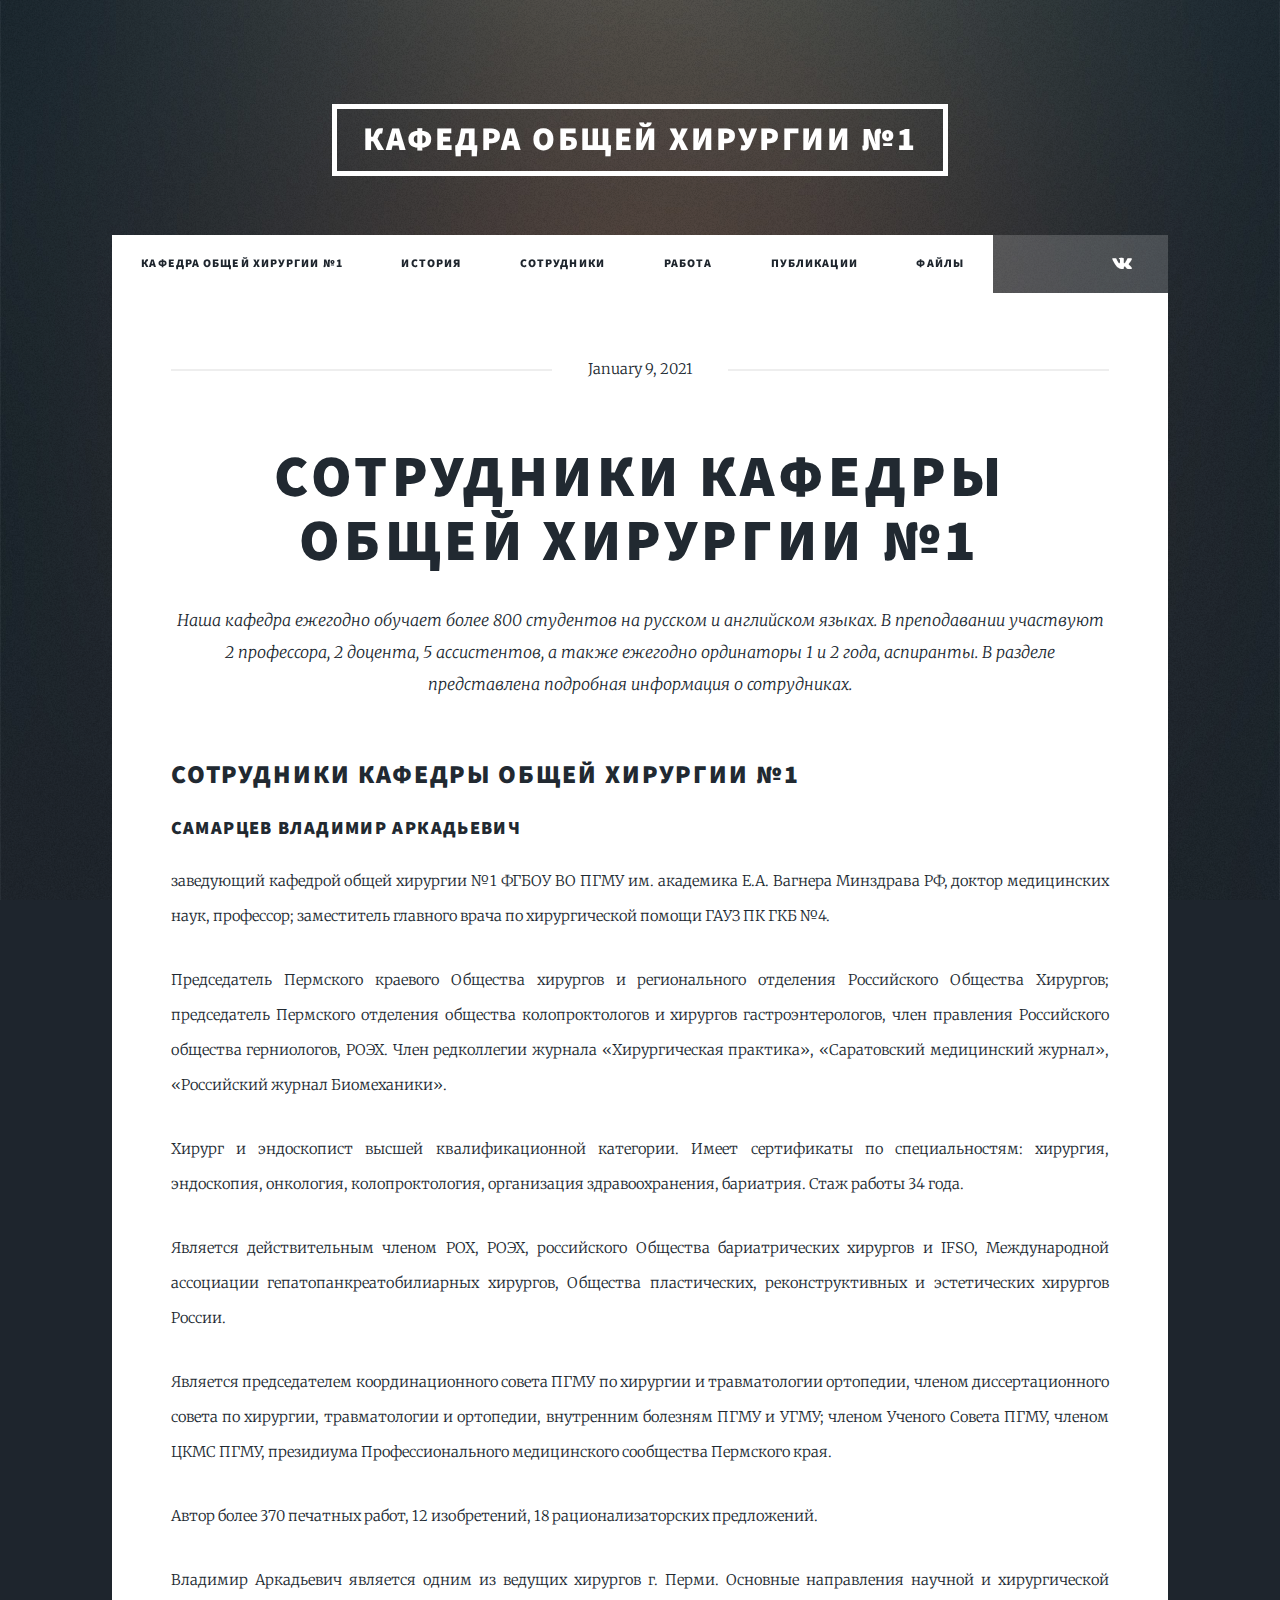
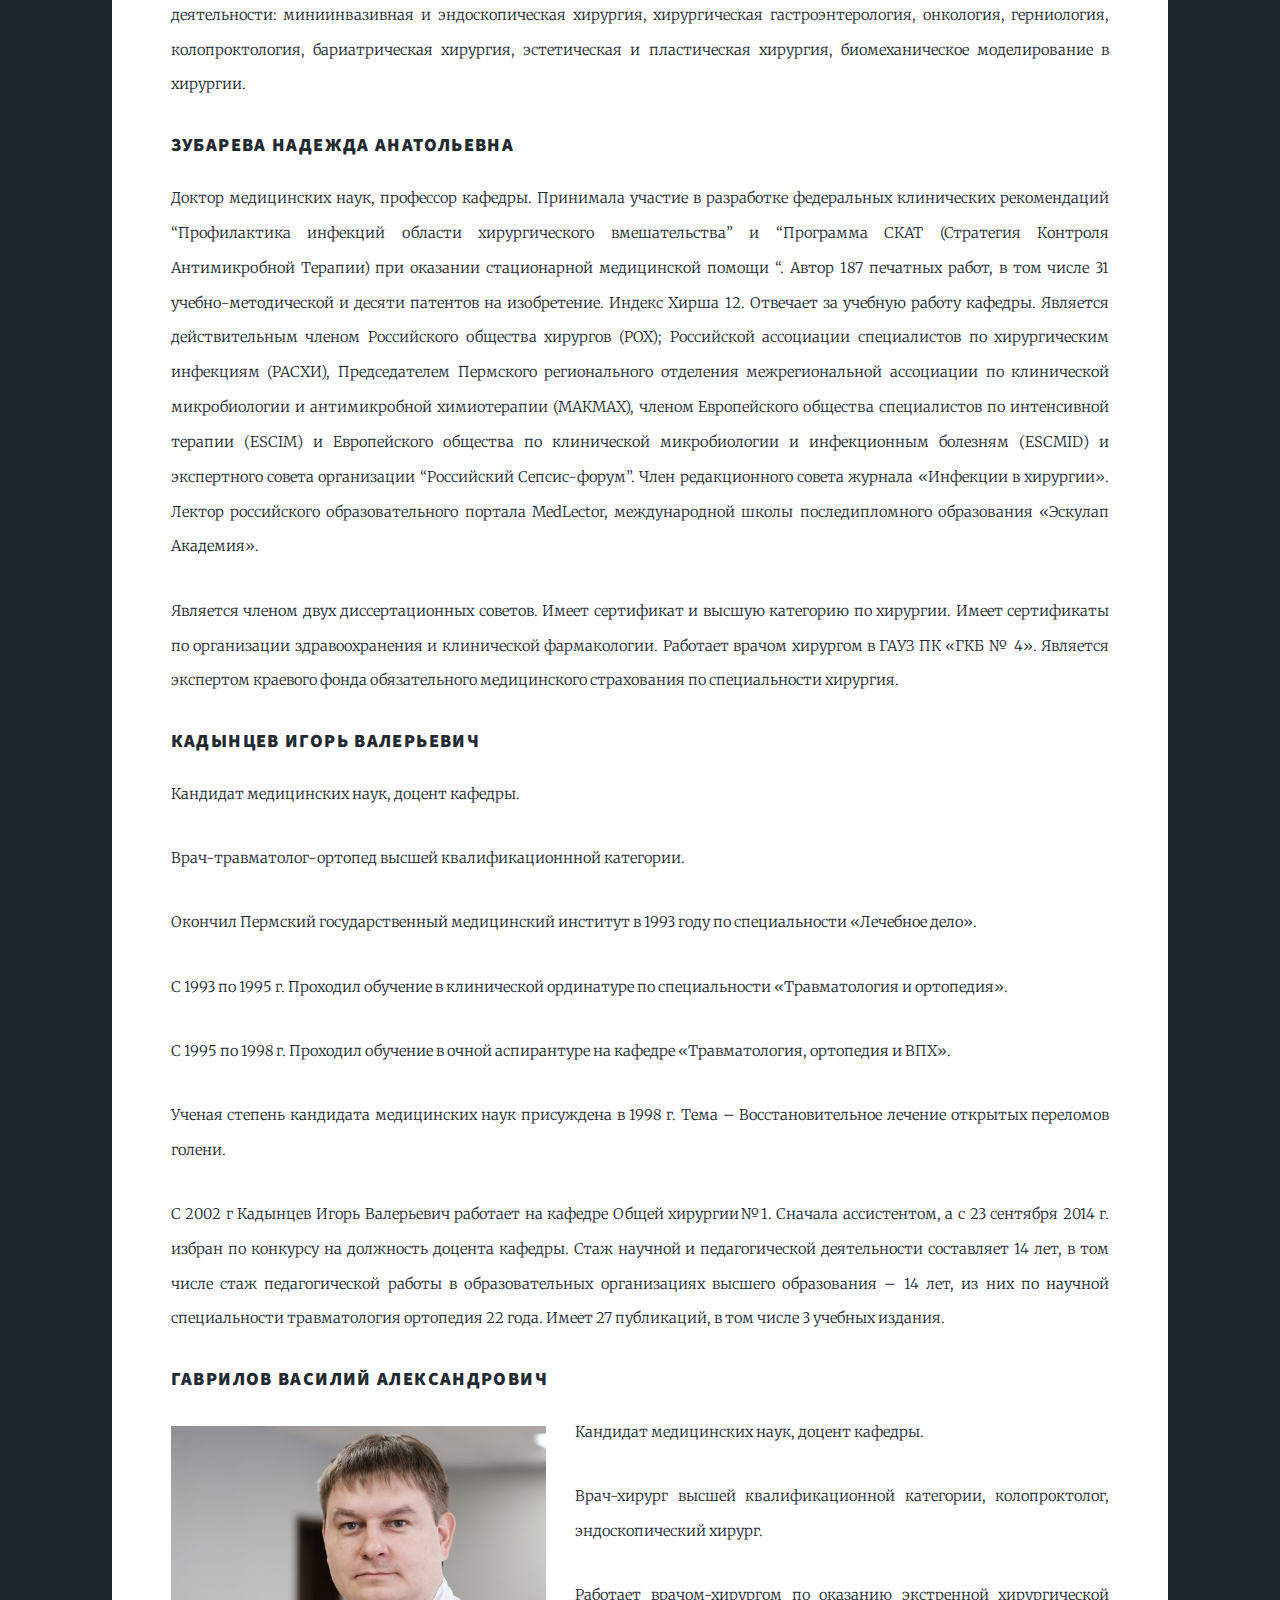
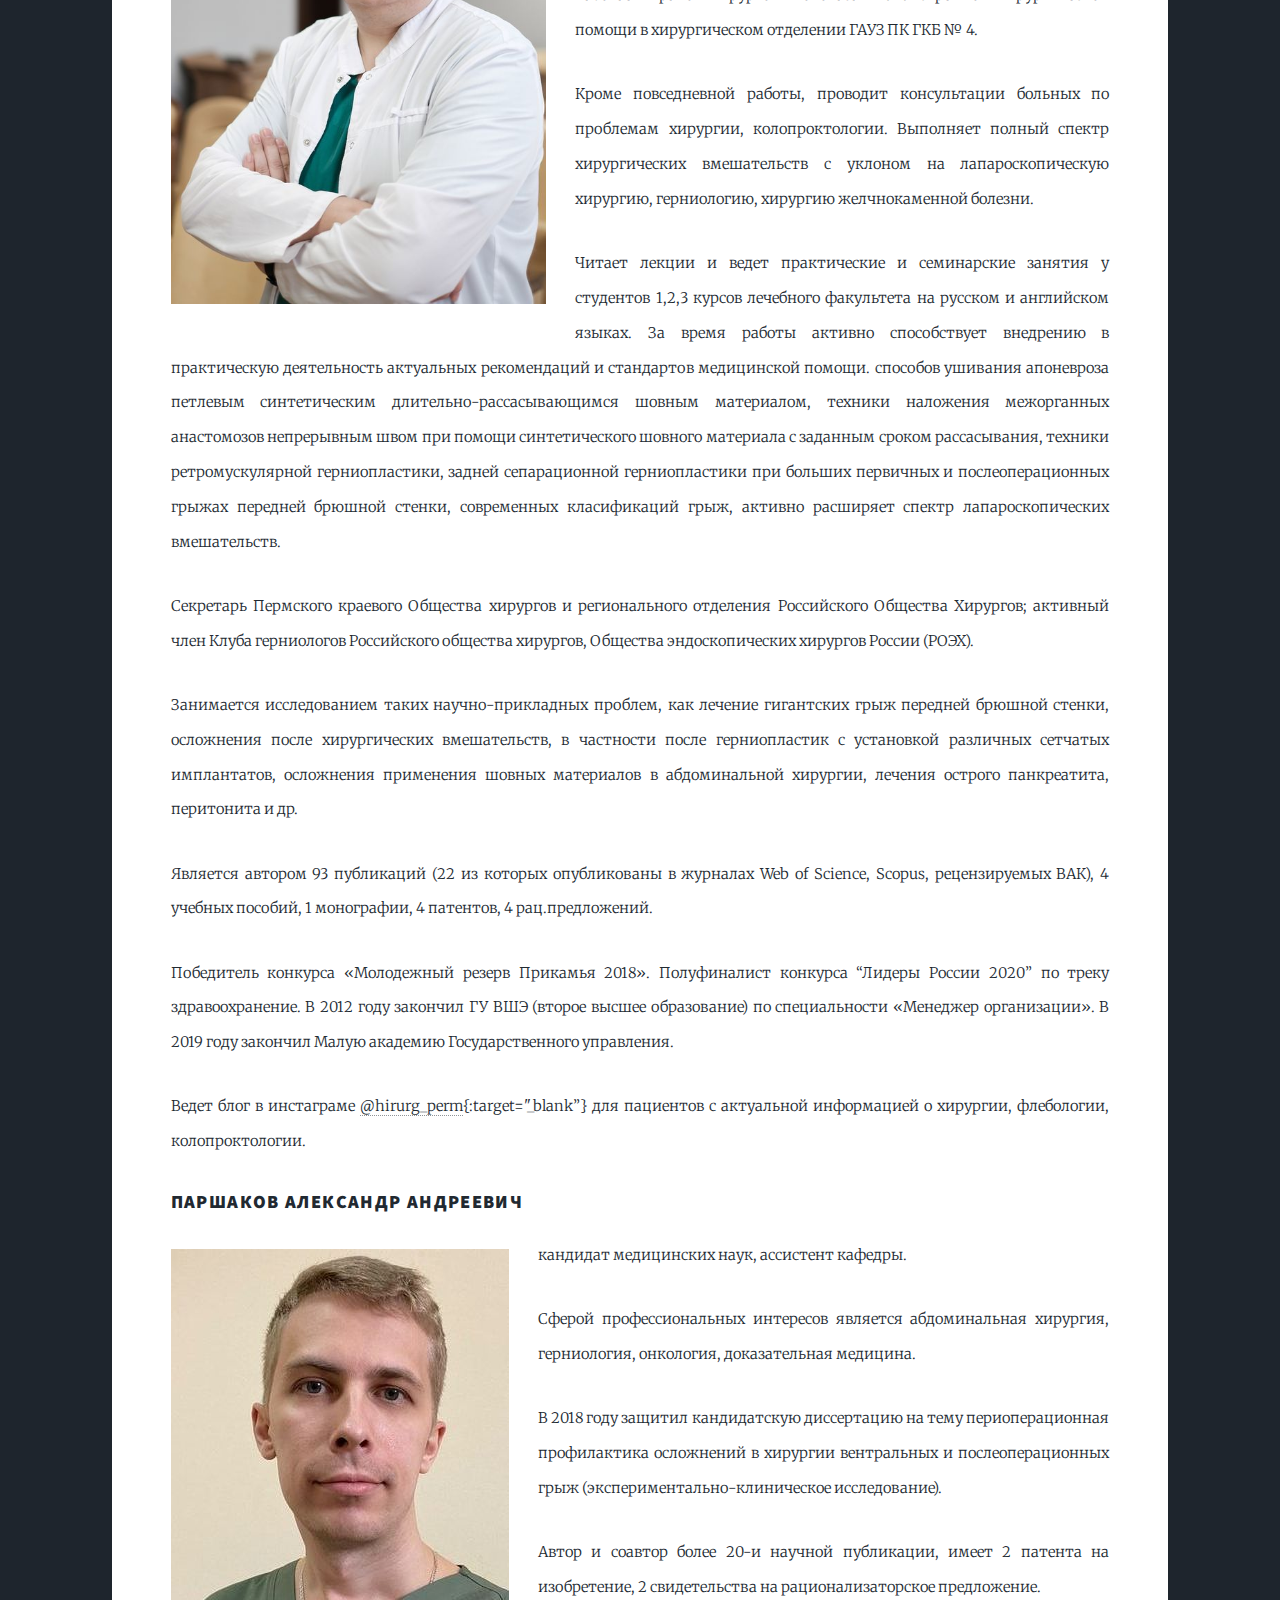
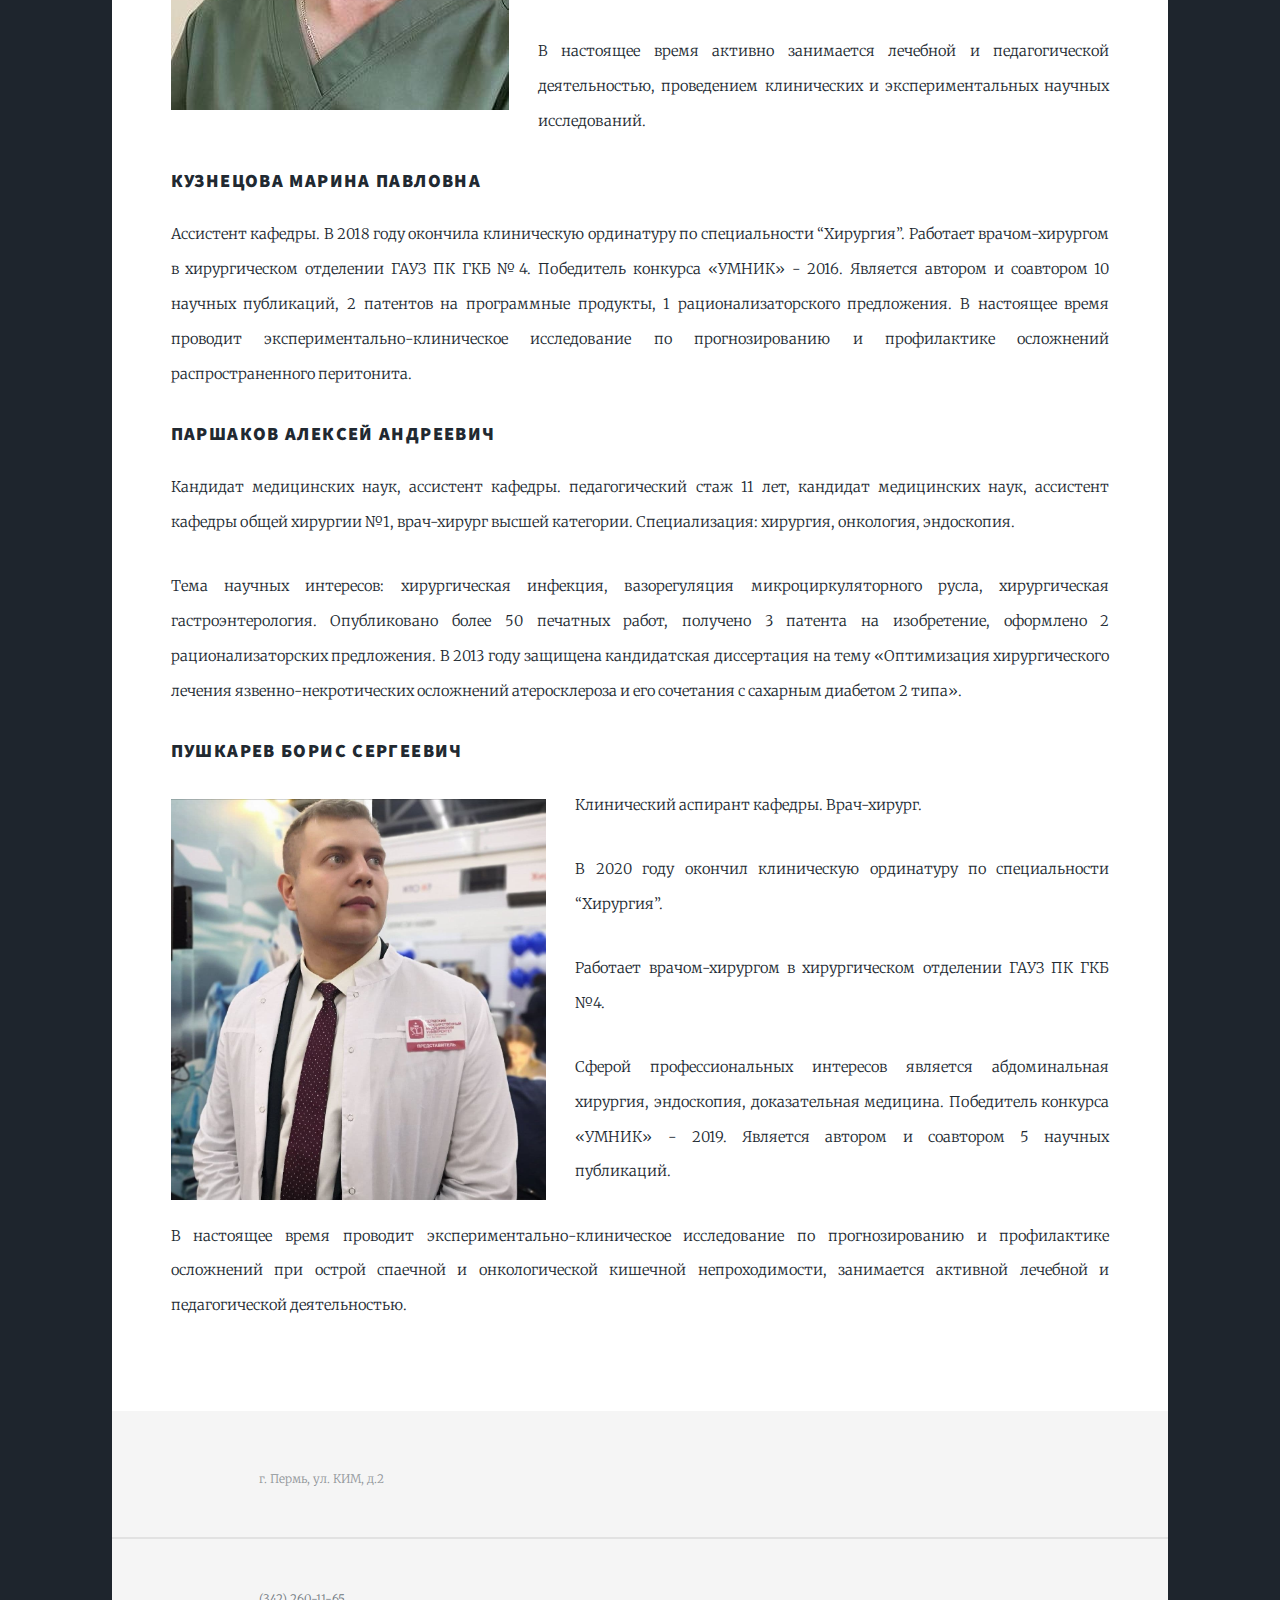
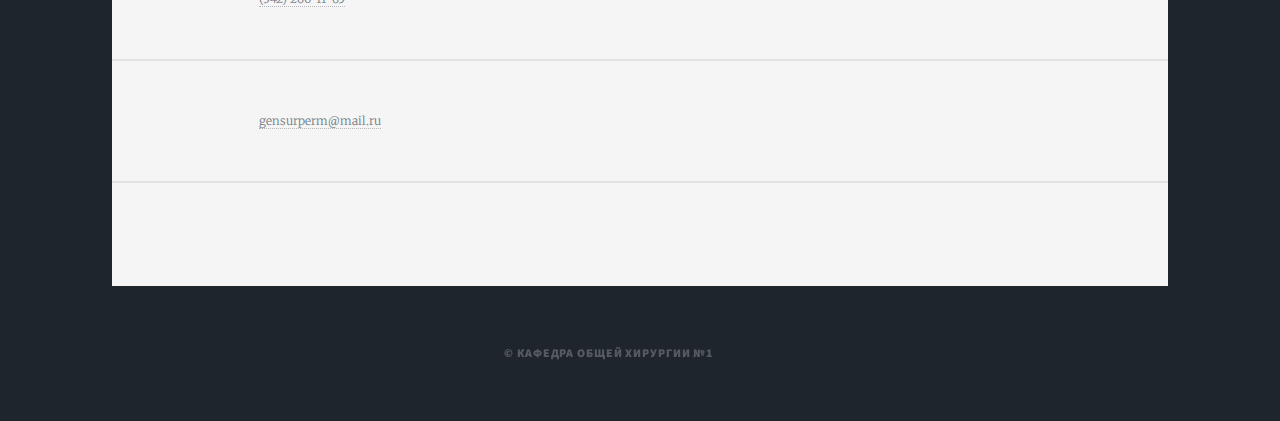
<file: sotrudniki/index.html>
<!DOCTYPE HTML>

<html lang='ru'>
	<head>
		<title>Сотрудники кафедры общей хирургии №1 &middot; Кафедра общей хирургии №1</title>
		<meta charset="utf-8" />
		<meta name="viewport" content="width=device-width, initial-scale=1, user-scalable=no" />
		
		
		
		<link rel="stylesheet" href="/assets/css/main.min.css">
		
		
		
		<noscript><link rel="stylesheet" href='/assets/css/noscript.css' /></noscript>
	</head>

	<body lang='ru' class="is-preload">

		
			<div id="wrapper">

                
<header id="header">
    <a href='/' class="logo">Кафедра общей хирургии №1</a>
</header>

                

<nav id="nav">
    <ul class="links">
        <li class="active"><a href='/'>Кафедра общей хирургии №1</a></li>
        <li class="active"><a href='/about'>История</a></li>
        <li class="active"><a href='/sotrudniki'>Сотрудники</a></li>
        <li class="active"><a href='/work'>Работа</a></li>
        <li class="active"><a href='/references'>Публикации</a></li>
        <li class="active"><a href='/materials'>Файлы</a></li>
        
    </ul>
    
    <ul class="icons">
        
        
        
        
        
        
        
        
        
        
        <li><a href="https://vk.com/gensurperm" class="icon fa-vk"><span class="label">VKontakte</span></a></li>
                
    </ul>
    
</nav>


				
					<div id="main">

						
                        <section class="post">
                            <header class="major">
                                
                                <span class="date">January 9, 2021</span>
                                
                                <h1>Сотрудники кафедры общей хирургии №1</h1>
                                <p>Наша кафедра ежегодно обучает более 800 студентов на русском и английском языках. В преподавании участвуют 2 профессора, 2 доцента, 5 ассистентов, а также ежегодно ординаторы 1 и 2 года, аспиранты. В разделе представлена подробная информация о сотрудниках.</p>
                            </header>
                            
                            <h2 id="сотрудники-кафедры-общей-хирургии-1">Сотрудники кафедры общей хирургии №1</h2>
<h3 id="самарцев-владимир-аркадьевич">Самарцев Владимир Аркадьевич</h3>
<p>заведующий кафедрой общей хирургии №1 ФГБОУ ВО ПГМУ им. академика Е.А. Вагнера Минздрава РФ, доктор медицинских наук, профессор; заместитель главного врача по хирургической помощи ГАУЗ ПК ГКБ №4.</p>
<p>Председатель Пермского краевого Общества хирургов и регионального отделения Российского Общества Хирургов; председатель Пермского отделения общества колопроктологов и хирургов гастроэнтерологов, член правления Российского общества герниологов, РОЭХ. Член редколлегии журнала «Хирургическая практика», «Саратовский медицинский журнал», «Российский журнал Биомеханики».</p>
<p>Хирург и эндоскопист высшей квалификационной категории. Имеет сертификаты по специальностям: хирургия, эндоскопия, онкология, колопроктология, организация здравоохранения, бариатрия. Стаж работы 34 года.</p>
<p>Является действительным членом РОХ, РОЭХ, российского Общества бариатрических хирургов и IFSO, Международной ассоциации гепатопанкреатобилиарных хирургов, Общества пластических, реконструктивных и эстетических хирургов России.</p>
<p>Является председателем координационного совета ПГМУ по хирургии и травматологии ортопедии, членом диссертационного совета по хирургии, травматологии и ортопедии, внутренним болезням ПГМУ и УГМУ; членом Ученого Совета ПГМУ, членом ЦКМС ПГМУ, президиума Профессионального медицинского сообщества Пермского края.</p>
<p>Автор более 370 печатных работ, 12 изобретений, 18 рационализаторских предложений.</p>
<p>Владимир Аркадьевич является одним из ведущих хирургов г. Перми. Основные направления научной и хирургической деятельности: миниинвазивная и эндоскопическая хирургия, хирургическая гастроэнтерология, онкология, герниология, колопроктология, бариатрическая хирургия, эстетическая и пластическая хирургия, биомеханическое моделирование в хирургии.</p>
<h3 id="зубарева-надежда-анатольевна">Зубарева Надежда Анатольевна</h3>
<p>Доктор медицинских наук, профессор кафедры. Принимала участие в разработке федеральных клинических рекомендаций &ldquo;Профилактика инфекций области хирургического вмешательства&rdquo; и &ldquo;Программа СКАТ (Стратегия Контроля Антимикробной Терапии) при оказании стационарной медицинской помощи &ldquo;. Автор 187 печатных работ, в том числе 31 учебно-методической и десяти патентов на изобретение. Индекс Хирша 12. Отвечает за учебную работу кафедры.
Является действительным членом Российского общества хирургов (РОХ); Российской ассоциации специалистов по хирургическим инфекциям (РАСХИ), Председателем Пермского регионального отделения межрегиональной ассоциации по клинической микробиологии и антимикробной химиотерапии (МАКМАХ), членом Европейского общества специалистов по интенсивной терапии (ESCIM) и Европейского общества по клинической микробиологии и инфекционным болезням (ESCMID) и экспертного совета организации &ldquo;Российский Сепсис-форум&rdquo;. Член редакционного совета журнала «Инфекции в хирургии». Лектор российского образовательного портала MedLector, международной школы последипломного образования «Эскулап Академия».</p>
<p>Является членом двух диссертационных советов. Имеет сертификат и высшую категорию по хирургии. Имеет сертификаты по организации здравоохранения и клинической фармакологии. Работает врачом хирургом в ГАУЗ ПК «ГКБ № 4». Является экспертом краевого фонда обязательного медицинского страхования по специальности хирургия.</p>
<h3 id="кадынцев-игорь-валерьевич">Кадынцев Игорь Валерьевич</h3>
<p>Кандидат медицинских наук, доцент кафедры.</p>
<p>Врач-травматолог-ортопед высшей квалификационнной категории.</p>
<p>Окончил Пермский государственный медицинский институт  в 1993 году по специальности «Лечебное дело».</p>
<p>С 1993 по 1995 г. Проходил обучение в клинической ординатуре  по специальности «Травматология и ортопедия».</p>
<p>С 1995 по 1998 г. Проходил обучение в очной аспирантуре на кафедре «Травматология, ортопедия и ВПХ».</p>
<p>Ученая степень кандидата медицинских наук присуждена в 1998 г. Тема – Восстановительное лечение открытых переломов голени.</p>
<p>С 2002 г Кадынцев Игорь Валерьевич  работает на  кафедре Общей хирургии№1. Сначала ассистентом, а с 23 сентября 2014 г. избран по конкурсу на должность доцента кафедры. Стаж научной и педагогической деятельности составляет 14 лет, в том числе стаж педагогической работы в образовательных организациях высшего образования – 14 лет, из них по научной специальности травматология ортопедия 22 года. Имеет 27 публикаций, в том числе 3 учебных издания.</p>
<h3 id="гаврилов-василий-александрович">Гаврилов Василий Александрович</h3>
<figure class="image left">
    <img src="/images/dscf8332.jpg"/> 
</figure>

<p>Кандидат медицинских наук, доцент кафедры.</p>
<p>Врач-хирург высшей квалификационной категории, колопроктолог, эндоскопический хирург.</p>
<p>Работает врачом-хирургом по оказанию экстренной хирургической помощи в хирургическом отделении ГАУЗ ПК ГКБ № 4.</p>
<p>Кроме повседневной работы, проводит консультации больных по проблемам хирургии, колопроктологии. Выполняет полный спектр хирургических вмешательств с уклоном на лапароскопическую хирургию, герниологию, хирургию желчнокаменной болезни.</p>
<p>Читает лекции и ведет практические и семинарские занятия у студентов 1,2,3 курсов лечебного факультета на русском и английском языках.
За время работы активно способствует внедрению в практическую деятельность актуальных рекомендаций и стандартов медицинской помощи. способов ушивания апоневроза петлевым синтетическим длительно-рассасывающимся шовным материалом, техники наложения межорганных анастомозов непрерывным швом при помощи синтетического шовного материала с заданным сроком рассасывания, техники ретромускулярной герниопластики, задней сепарационной герниопластики при больших первичных и послеоперационных грыжах передней брюшной стенки, современных класификаций грыж, активно расширяет спектр лапароскопических вмешательств.</p>
<p>Секретарь Пермского краевого Общества хирургов и регионального отделения Российского Общества Хирургов; активный член Клуба герниологов Российского общества хирургов, Общества эндоскопических хирургов России (РОЭХ).</p>
<p>Занимается исследованием таких научно-прикладных проблем, как лечение гигантских грыж передней брюшной стенки, осложнения после хирургических вмешательств, в частности после герниопластик с установкой различных сетчатых имплантатов, осложнения применения шовных материалов в абдоминальной хирургии, лечения острого панкреатита, перитонита и др.</p>
<p>Является автором 93 публикаций (22 из которых опубликованы в журналах Web of Science, Scopus, рецензируемых ВАК), 4 учебных пособий, 1 монографии, 4 патентов, 4 рац.предложений.</p>
<p>Победитель конкурса «Молодежный резерв Прикамья 2018». Полуфиналист конкурса “Лидеры России 2020” по треку здравоохранение. В 2012 году закончил ГУ ВШЭ (второе высшее образование) по специальности «Менеджер организации». В 2019 году закончил Малую академию Государственного управления.</p>
<p>Ведет блог в инстаграме <a href="https://www.instagram.com/hirurg_perm">@hirurg_perm</a>{:target=&quot;_blank&rdquo;} для пациентов с актуальной информацией о хирургии, флебологии, колопроктологии.</p>
<h3 id="паршаков-александр-андреевич">Паршаков Александр Андреевич</h3>
<figure class="image left">
    <img src="/images/aparshakov.jpg"/> 
</figure>

<p>кандидат медицинских наук, ассистент кафедры.</p>
<p>Сферой профессиональных интересов является абдоминальная хирургия, герниология, онкология, доказательная медицина.</p>
<p>В 2018 году защитил кандидатскую диссертацию на тему периоперационная профилактика осложнений в хирургии вентральных и послеоперационных грыж (экспериментально-клиническое исследование).</p>
<p>Автор и соавтор более 20-и научной публикации, имеет 2 патента на изобретение, 2 свидетельства на рационализаторское предложение.</p>
<p>В настоящее время активно занимается лечебной и педагогической деятельностью, проведением клинических и экспериментальных научных исследований.</p>
<h3 id="кузнецова-марина-павловна">Кузнецова Марина Павловна</h3>
<p>Ассистент кафедры. В 2018 году окончила клиническую ординатуру по специальности &ldquo;Хирургия&rdquo;. Работает врачом-хирургом в хирургическом отделении ГАУЗ ПК ГКБ №4. Победитель конкурса «УМНИК» - 2016. Является автором и соавтором 10 научных публикаций, 2 патентов на программные продукты, 1 рационализаторского предложения. В настоящее время проводит экспериментально-клиническое исследование по прогнозированию и профилактике осложнений распространенного перитонита.</p>
<h3 id="паршаков-алексей-андреевич">Паршаков Алексей Андреевич</h3>
<p>Кандидат медицинских наук, ассистент кафедры. педагогический стаж 11 лет, кандидат медицинских наук, ассистент кафедры общей хирургии №1, врач-хирург высшей категории. Специализация: хирургия, онкология, эндоскопия.</p>
<p>Тема научных интересов: хирургическая инфекция, вазорегуляция микроциркуляторного русла, хирургическая гастроэнтерология. Опубликовано более 50 печатных работ, получено 3 патента на изобретение, оформлено 2 рационализаторских предложения. В 2013 году защищена кандидатская диссертация на тему «Оптимизация хирургического лечения язвенно-некротических осложнений атеросклероза и его сочетания с сахарным диабетом 2 типа».</p>
<h3 id="пушкарев-борис-сергеевич">Пушкарев Борис Сергеевич</h3>
<figure class="image left">
    <img src="/images/bpushkarev.jpg"/> 
</figure>

<p>Клинический аспирант кафедры. Врач-хирург.</p>
<p>В 2020 году окончил клиническую ординатуру по специальности &ldquo;Хирургия&rdquo;.</p>
<p>Работает врачом-хирургом в хирургическом отделении ГАУЗ ПК ГКБ №4.</p>
<p>Сферой профессиональных интересов является абдоминальная хирургия, эндоскопия, доказательная медицина. Победитель конкурса «УМНИК» - 2019. Является автором и соавтором 5 научных публикаций.</p>
<p>В настоящее время проводит экспериментально-клиническое исследование по прогнозированию и профилактике осложнений при  острой спаечной и онкологической кишечной непроходимости, занимается активной лечебной и педагогической деятельностью.</p>


                            
                            
                            
                            
                            
                        </section>

					</div>

                    

<footer id="footer">
    
    <section class="split contact">
        
        <section class="alt">
            <h3></h3>
            <p>
                
                     г. Пермь, ул. КИМ, д.2
                
            </p>
        </section>
        
        
        <section>
            <h3></h3>
            <p><a href="tel:%28342%29%20260-11-65">(342) 260-11-65</a></p>
        </section>
        
        
        <section>
            <h3></h3>
            <p><a href="mailto:gensurperm@mail.ru">gensurperm@mail.ru</a></p>
        </section>
        
        
        <section>
            <h3></h3>
            <ul class="icons alt">
                
                
                
                
                
                
                
                
                
            </ul>
        </section>
        
    </section>
</footer>

                    
<div id="copyright">
    <ul><li>&copy; Кафедра общей хирургии №1</li><li></li><li></li></ul>
</div>


            </div>
            
            










<script src='/assets/js/bundle.js'></script>


	</body>
</html>
</file>
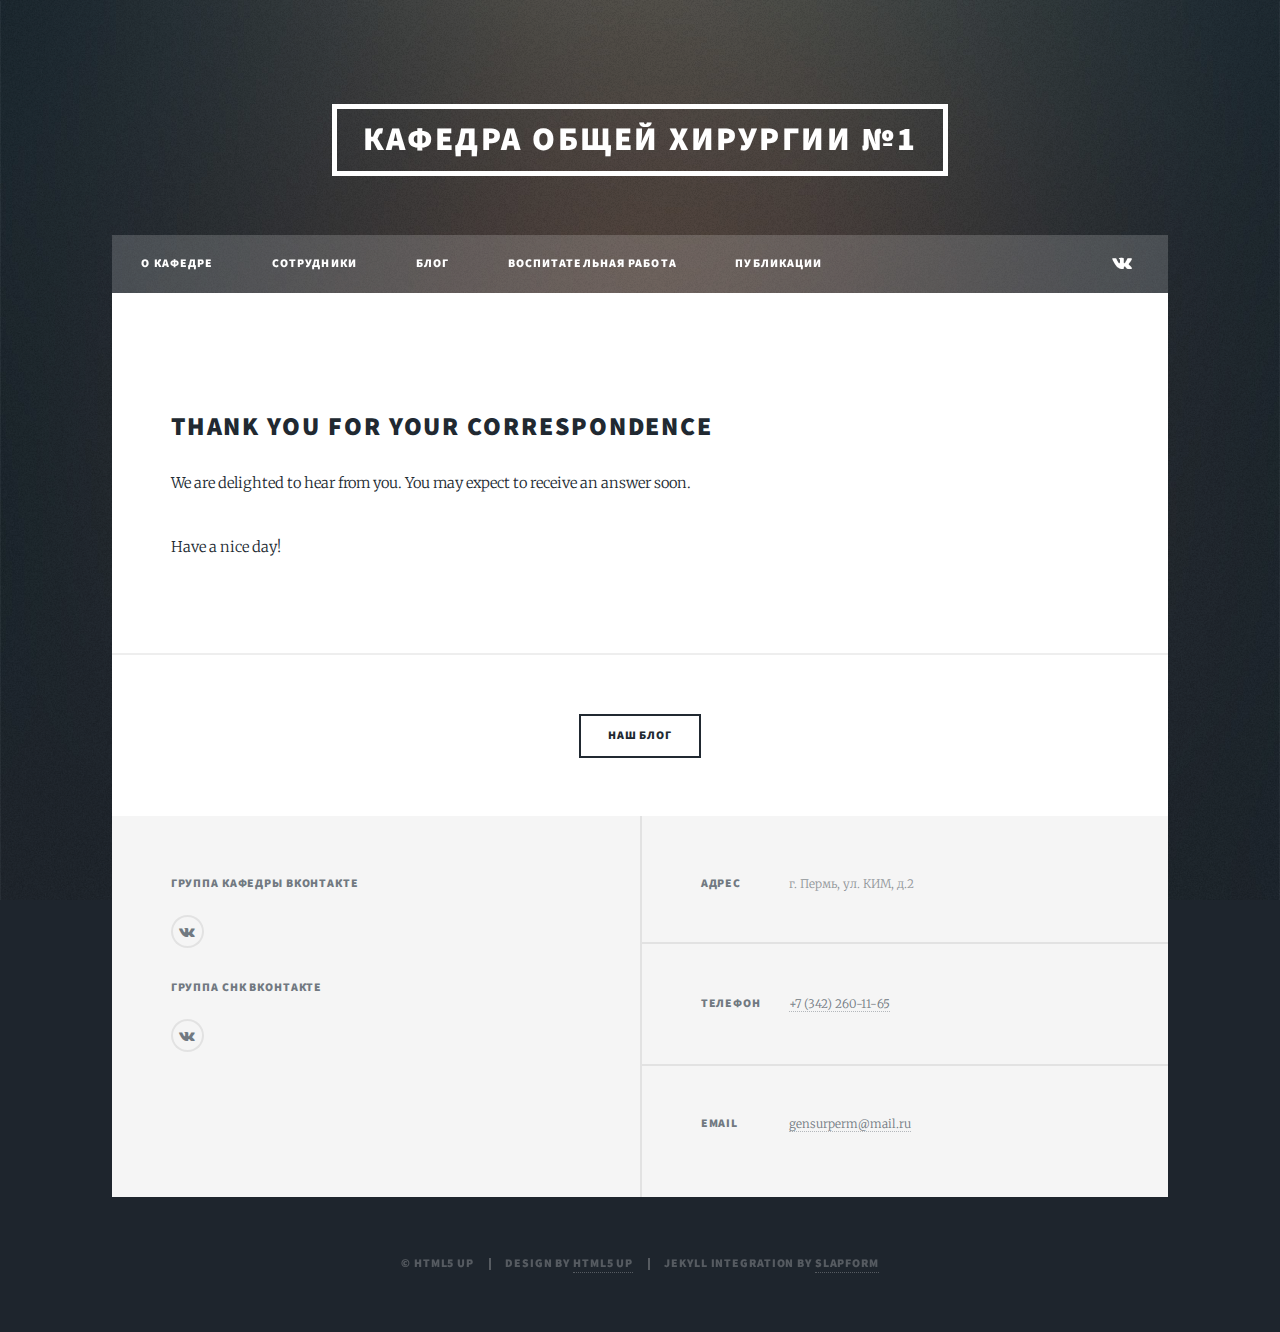
<file: thank-you/index.html>
<!DOCTYPE HTML>
<!--
	Massively by HTML5 UP
	html5up.net | @ajlkn
  Jekyll integration by somiibo.com
	Free for personal and commercial use under the CCA 3.0 license (html5up.net/license)
-->
<html>
	<head>
    <meta charset="utf-8" />
<meta name="viewport" content="width=device-width, initial-scale=1, user-scalable=no" />

<title>Thank you for your correspondence</title>
<meta name="description" content="">

<link rel="apple-touch-icon" sizes="180x180" href="/assets/icon/apple-touch-icon.png">
<link rel="icon" type="image/png" sizes="32x32" href="/assets/icon/favicon-32x32.png">
<link rel="icon" type="image/png" sizes="16x16" href="/assets/icon/favicon-16x16.png">
<link rel="manifest" href="/assets/icon/manifest.json">
<link rel="mask-icon" href="/assets/icon/safari-pinned-tab.svg" color="#5bbad5">
<link rel="shortcut icon" href="/assets/icon/favicon.ico">
<meta name="msapplication-config" content="/assets/icon/browserconfig.xml">
<meta name="theme-color" content="#ffffff">

<!-- CSS -->
<link rel="stylesheet" href="/assets/css/main.css" />
<noscript><link rel="stylesheet" href="/assets/css/noscript.css" /></noscript>

	</head>
	<body class="is-loading">

		<!-- Wrapper -->
			<div id="wrapper" class="fade-in">

				<!-- Header -->
				<header id="header">
					<a href="/" class="logo">Кафедра общей хирургии №1</a>
				</header>

				<!-- Nav -->
					<nav id="nav">

            <ul class="links">
  <li class=""><a href="/">О кафедре</a></li>
  <li class=""><a href="/about/">Сотрудники</a></li>
  <li class=""><a href="/blog/">Блог</a></li>
  <li class=""><a href="/vospwork/">Воспитательная работа</a></li>
  <li class=""><a href="/publications/">Публикации</a></li>
</ul>

<ul class="icons">
  <li><a href="https://vk.com/gensurperm" class="icon fa-vk" rel="nofollow"><span class="label">Vkontakte</span></a></li>
</ul>


					</nav>

				<!-- Main -->
				<div id="main">

					<!-- Post -->
					<section class="post">
						<p><h2 id="thank-you-for-your-correspondence">Thank you for your correspondence</h2>
<p>We are delighted to hear from you. You may expect to receive an answer soon.</p>

<p>Have a nice day!</p>
</p>
					</section>

					<!-- Footer -->
						<footer>
              <ul class="actions">
								<li><a href="/blog/" class="button">Наш блог</a></li>
              </ul>
						</footer>
					</div>

				<!-- Footer -->
        <footer id="footer">
  <section>
<section>
      <h3>Группа кафедры Вконтакте</h3>
      <ul class="icons alt">
        <li><a href="https://vk.com/gensurperm" class="icon fa-vk" rel="nofollow"><span class="label">Vkontakte</span></a></li>
      </ul>
    </section>
<section>
      <h3>Группа СНК Вконтакте</h3>
      <ul class="icons alt">
        <li><a href="https://vk.com/gesu_psma" class="icon fa-vk" rel="nofollow"><span class="label">Vkontakte</span></a></li>
      </ul>
    </section>       
  </section>
  <section class="split contact">
    <section class="alt">
      <h3>Адрес </h3>
      <p>г. Пермь, ул. КИМ, д.2</p>
    </section>
    <section>
      <h3>Телефон</h3>
      <p><a href="tel:+7 (342) 260-11-65">+7 (342) 260-11-65</a></p>
    </section>
    <section>
      <h3>Email</h3>
      <p><a href="mailto:gensurperm@mail.ru">gensurperm@mail.ru</a></p>
    </section>
      
  </section>
</footer>
<!-- Copyright -->
<div id="copyright">
  <ul><li>&copy; HTML5 UP</li><li>Design by <a href="https://html5up.net" rel="nofollow">HTML5 UP</a></li><li>Jekyll Integration by <a href="https://slapform.com">Slapform</a> </li></ul>
</div>


			</div>

			<!-- Scripts -->
			<!-- DYN -->
<script src="/assets/js/jquery.min.js"></script>
<script src="/assets/js/jquery.scrollex.min.js"></script>
<script src="/assets/js/jquery.scrolly.min.js"></script>
<script src="/assets/js/skel.min.js"></script>
<script src="/assets/js/util.js"></script>
<script src="/assets/js/main.js"></script>

			<script async src="https://www.googletagmanager.com/gtag/js?id=default"></script>
<script>
  window.dataLayer = window.dataLayer || [];
  function gtag(){dataLayer.push(arguments)};
  gtag('js', new Date());

  gtag('config', 'default');
</script>


	</body>
</html>
</file>
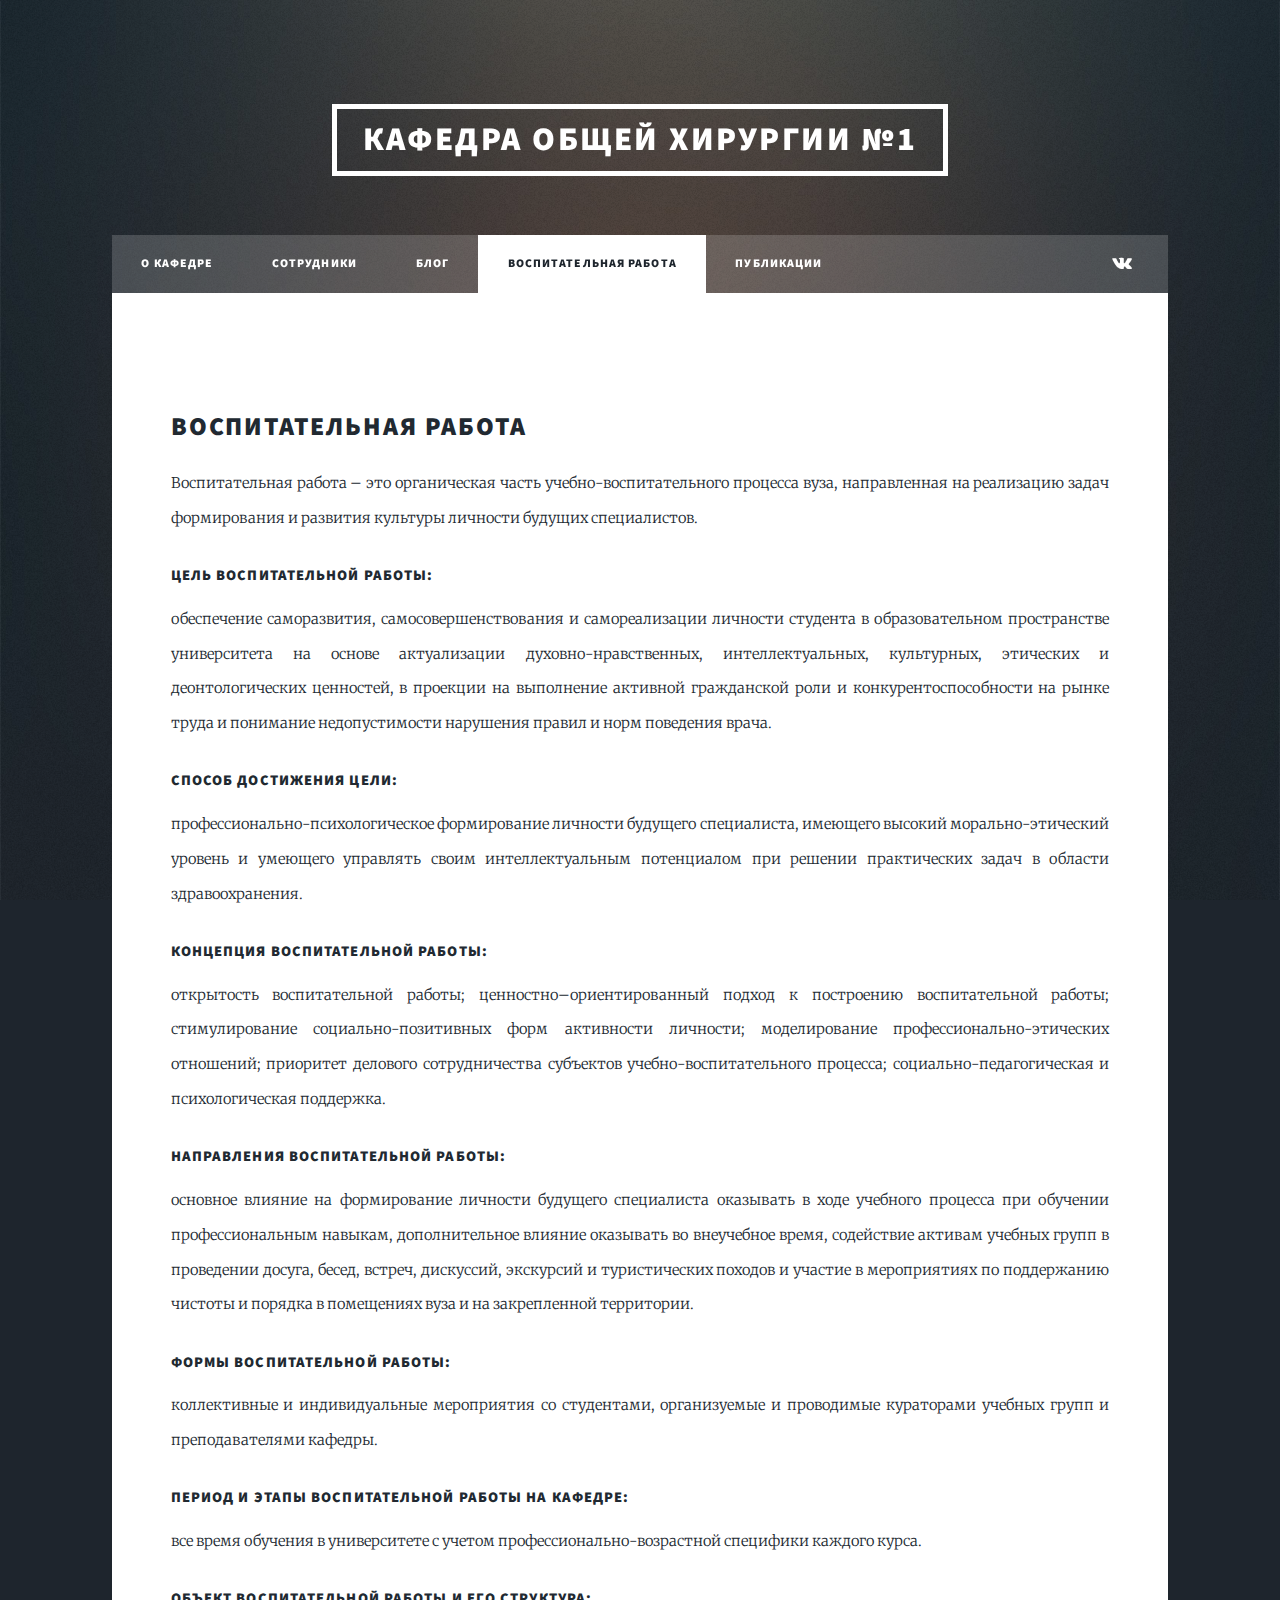
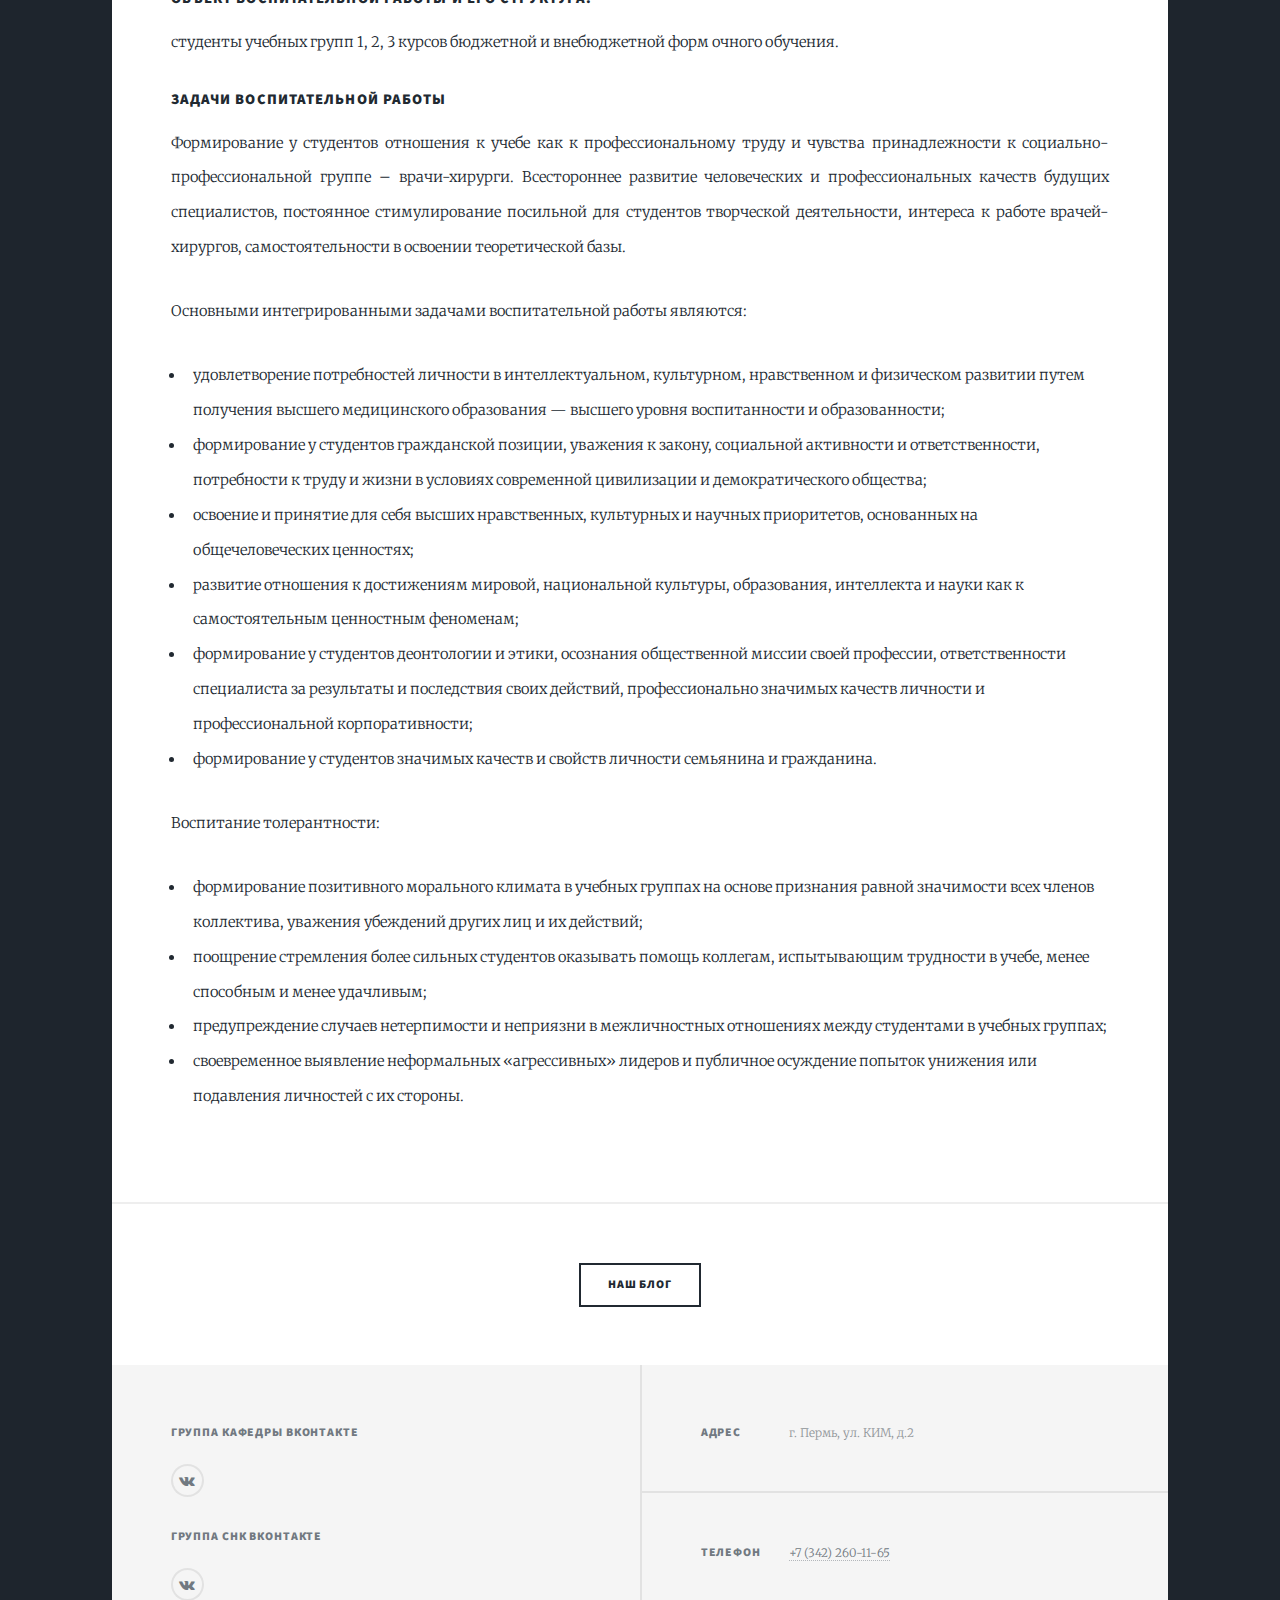
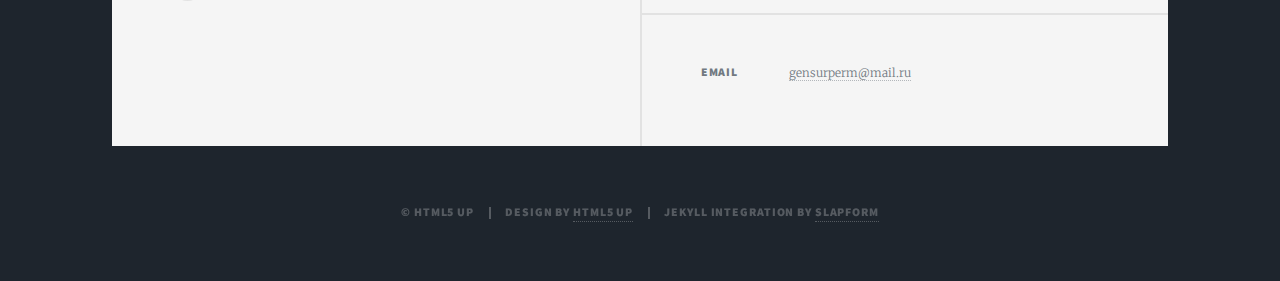
<file: vospwork/index.html>
<!DOCTYPE HTML>
<!--
	Massively by HTML5 UP
	html5up.net | @ajlkn
  Jekyll integration by somiibo.com
	Free for personal and commercial use under the CCA 3.0 license (html5up.net/license)
-->
<html>
	<head>
    <meta charset="utf-8" />
<meta name="viewport" content="width=device-width, initial-scale=1, user-scalable=no" />

<title>Воспитательная работа</title>
<meta name="description" content="Основные направления деятельности">

<link rel="apple-touch-icon" sizes="180x180" href="/assets/icon/apple-touch-icon.png">
<link rel="icon" type="image/png" sizes="32x32" href="/assets/icon/favicon-32x32.png">
<link rel="icon" type="image/png" sizes="16x16" href="/assets/icon/favicon-16x16.png">
<link rel="manifest" href="/assets/icon/manifest.json">
<link rel="mask-icon" href="/assets/icon/safari-pinned-tab.svg" color="#5bbad5">
<link rel="shortcut icon" href="/assets/icon/favicon.ico">
<meta name="msapplication-config" content="/assets/icon/browserconfig.xml">
<meta name="theme-color" content="#ffffff">

<!-- CSS -->
<link rel="stylesheet" href="/assets/css/main.css" />
<noscript><link rel="stylesheet" href="/assets/css/noscript.css" /></noscript>

	</head>
	<body class="is-loading">

		<!-- Wrapper -->
			<div id="wrapper" class="fade-in">

				<!-- Header -->
				<header id="header">
					<a href="/" class="logo">Кафедра общей хирургии №1</a>
				</header>

				<!-- Nav -->
					<nav id="nav">

            <ul class="links">
  <li class=""><a href="/">О кафедре</a></li>
  <li class=""><a href="/about/">Сотрудники</a></li>
  <li class=""><a href="/blog/">Блог</a></li>
  <li class=" active "><a href="/vospwork/">Воспитательная работа</a></li>
  <li class=""><a href="/publications/">Публикации</a></li>
</ul>

<ul class="icons">
  <li><a href="https://vk.com/gensurperm" class="icon fa-vk" rel="nofollow"><span class="label">Vkontakte</span></a></li>
</ul>


					</nav>

				<!-- Main -->
				<div id="main">

					<!-- Post -->
					<section class="post">
						<p><h2 id="воспитательная-работа">Воспитательная работа</h2>

<p>Воспитательная работа – это органическая часть учебно-воспитательного процесса вуза, направленная на реализацию задач формирования и развития культуры личности будущих специалистов.</p>

<h4 id="цель-воспитательной-работы">Цель воспитательной работы:</h4>

<p>обеспечение саморазвития, самосовершенствования и самореализации личности студента в образовательном пространстве университета на основе актуализации духовно-нравственных, интеллектуальных, культурных, этических и деонтологических ценностей, в проекции на выполнение активной гражданской роли и конкурентоспособности на рынке труда и понимание недопустимости нарушения правил и норм поведения врача.</p>

<h4 id="способ-достижения-цели">Способ достижения цели:</h4>

<p>профессионально-психологическое формирование личности будущего специалиста, имеющего высокий морально-этический уровень и умеющего управлять своим интеллектуальным потенциалом при решении практических задач в области здравоохранения.</p>

<h4 id="концепция-воспитательной-работы">Концепция воспитательной работы:</h4>

<p>открытость воспитательной работы; ценностно–ориентированный подход к построению воспитательной работы; стимулирование социально-позитивных форм активности личности; моделирование профессионально-этических отношений; приоритет делового сотрудничества субъектов учебно-воспитательного процесса; социально-педагогическая и психологическая поддержка.</p>

<h4 id="направления-воспитательной-работы">Направления воспитательной работы:</h4>

<p>основное влияние на формирование личности будущего специалиста оказывать в ходе учебного процесса при обучении профессиональным навыкам, дополнительное влияние оказывать во внеучебное время, содействие активам учебных групп в проведении досуга, бесед, встреч, дискуссий, экскурсий и туристических походов и участие в мероприятиях по поддержанию чистоты и порядка в помещениях вуза и на закрепленной территории.</p>

<h4 id="формы-воспитательной-работы">Формы воспитательной работы:</h4>

<p>коллективные и индивидуальные мероприятия со студентами, организуемые и проводимые кураторами учебных групп и преподавателями кафедры.</p>

<h4 id="период-и-этапы-воспитательной-работы-на-кафедре">Период и этапы воспитательной работы на кафедре:</h4>

<p>все время обучения в университете с учетом профессионально-возрастной специфики каждого курса.</p>

<h4 id="объект-воспитательной-работы-и-его-структура">Объект воспитательной работы и его структура:</h4>

<p>студенты учебных групп 1, 2, 3 курсов бюджетной и внебюджетной форм очного обучения.</p>

<h4 id="задачи-воспитательной-работы">Задачи воспитательной работы</h4>

<p>Формирование у студентов отношения к учебе как к профессиональному труду и чувства принадлежности к социально-профессиональной группе – врачи-хирурги. Всестороннее развитие человеческих и профессиональных качеств будущих специалистов, постоянное стимулирование посильной для студентов творческой деятельности, интереса к работе врачей-хирургов, самостоятельности в освоении теоретической базы.</p>

<p>Основными интегрированными задачами воспитательной работы являются:</p>

<ul>
  <li>удовлетворение потребностей личности в интеллектуальном, культурном, нравственном и физическом развитии путем получения высшего медицинского образования — высшего уровня воспитанности и образованности;</li>
  <li>формирование у студентов гражданской позиции, уважения к закону, социальной активности и ответственности, потребности к труду и жизни в условиях современной цивилизации и демократического общества;</li>
  <li>освоение и принятие для себя высших нравственных, культурных и научных приоритетов, основанных на общечеловеческих ценностях;</li>
  <li>развитие отношения к достижениям мировой, национальной культуры, образования, интеллекта и науки как к самостоятельным ценностным феноменам;</li>
  <li>формирование у студентов деонтологии и этики, осознания общественной миссии своей профессии, ответственности специалиста за результаты и последствия своих действий, профессионально значимых качеств личности и профессиональной корпоративности;</li>
  <li>формирование у студентов значимых качеств и свойств личности семьянина и гражданина.</li>
</ul>

<p>Воспитание толерантности:</p>

<ul>
  <li>формирование позитивного морального климата в учебных группах на основе признания равной значимости всех членов коллектива, уважения убеждений других лиц и их действий;</li>
  <li>поощрение стремления более сильных студентов оказывать помощь коллегам, испытывающим трудности в учебе, менее способным и менее удачливым;</li>
  <li>предупреждение случаев нетерпимости и неприязни в межличностных отношениях между студентами в учебных группах;</li>
  <li>своевременное выявление неформальных «агрессивных» лидеров и публичное осуждение попыток унижения или подавления личностей с их стороны.</li>
</ul>
</p>
					</section>

					<!-- Footer -->
						<footer>
              <ul class="actions">
								<li><a href="/blog/" class="button">Наш блог</a></li>
              </ul>
						</footer>
					</div>

				<!-- Footer -->
        <footer id="footer">
  <section>
<section>
      <h3>Группа кафедры Вконтакте</h3>
      <ul class="icons alt">
        <li><a href="https://vk.com/gensurperm" class="icon fa-vk" rel="nofollow"><span class="label">Vkontakte</span></a></li>
      </ul>
    </section>
<section>
      <h3>Группа СНК Вконтакте</h3>
      <ul class="icons alt">
        <li><a href="https://vk.com/gesu_psma" class="icon fa-vk" rel="nofollow"><span class="label">Vkontakte</span></a></li>
      </ul>
    </section>       
  </section>
  <section class="split contact">
    <section class="alt">
      <h3>Адрес </h3>
      <p>г. Пермь, ул. КИМ, д.2</p>
    </section>
    <section>
      <h3>Телефон</h3>
      <p><a href="tel:+7 (342) 260-11-65">+7 (342) 260-11-65</a></p>
    </section>
    <section>
      <h3>Email</h3>
      <p><a href="mailto:gensurperm@mail.ru">gensurperm@mail.ru</a></p>
    </section>
      
  </section>
</footer>
<!-- Copyright -->
<div id="copyright">
  <ul><li>&copy; HTML5 UP</li><li>Design by <a href="https://html5up.net" rel="nofollow">HTML5 UP</a></li><li>Jekyll Integration by <a href="https://slapform.com">Slapform</a> </li></ul>
</div>


			</div>

			<!-- Scripts -->
			<!-- DYN -->
<script src="/assets/js/jquery.min.js"></script>
<script src="/assets/js/jquery.scrollex.min.js"></script>
<script src="/assets/js/jquery.scrolly.min.js"></script>
<script src="/assets/js/skel.min.js"></script>
<script src="/assets/js/util.js"></script>
<script src="/assets/js/main.js"></script>

			<script async src="https://www.googletagmanager.com/gtag/js?id=default"></script>
<script>
  window.dataLayer = window.dataLayer || [];
  function gtag(){dataLayer.push(arguments)};
  gtag('js', new Date());

  gtag('config', 'default');
</script>


	</body>
</html>
</file>
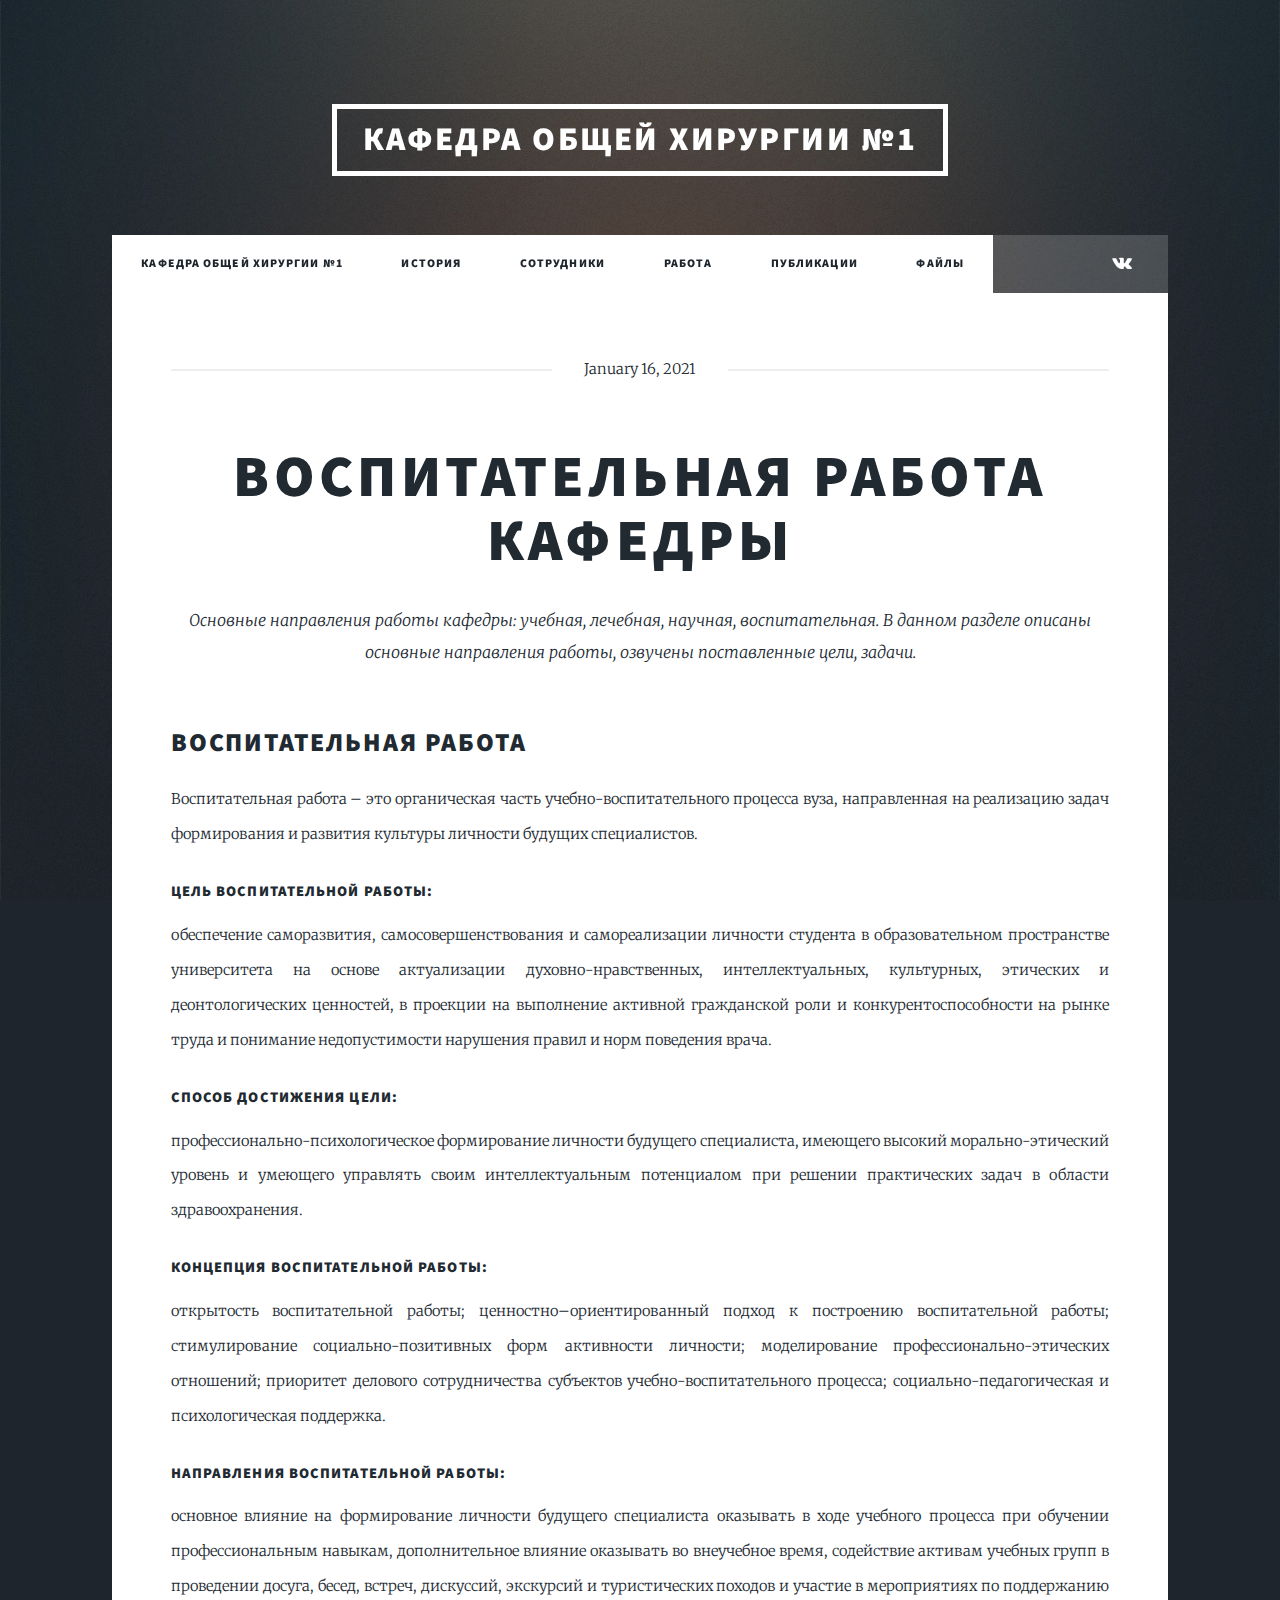
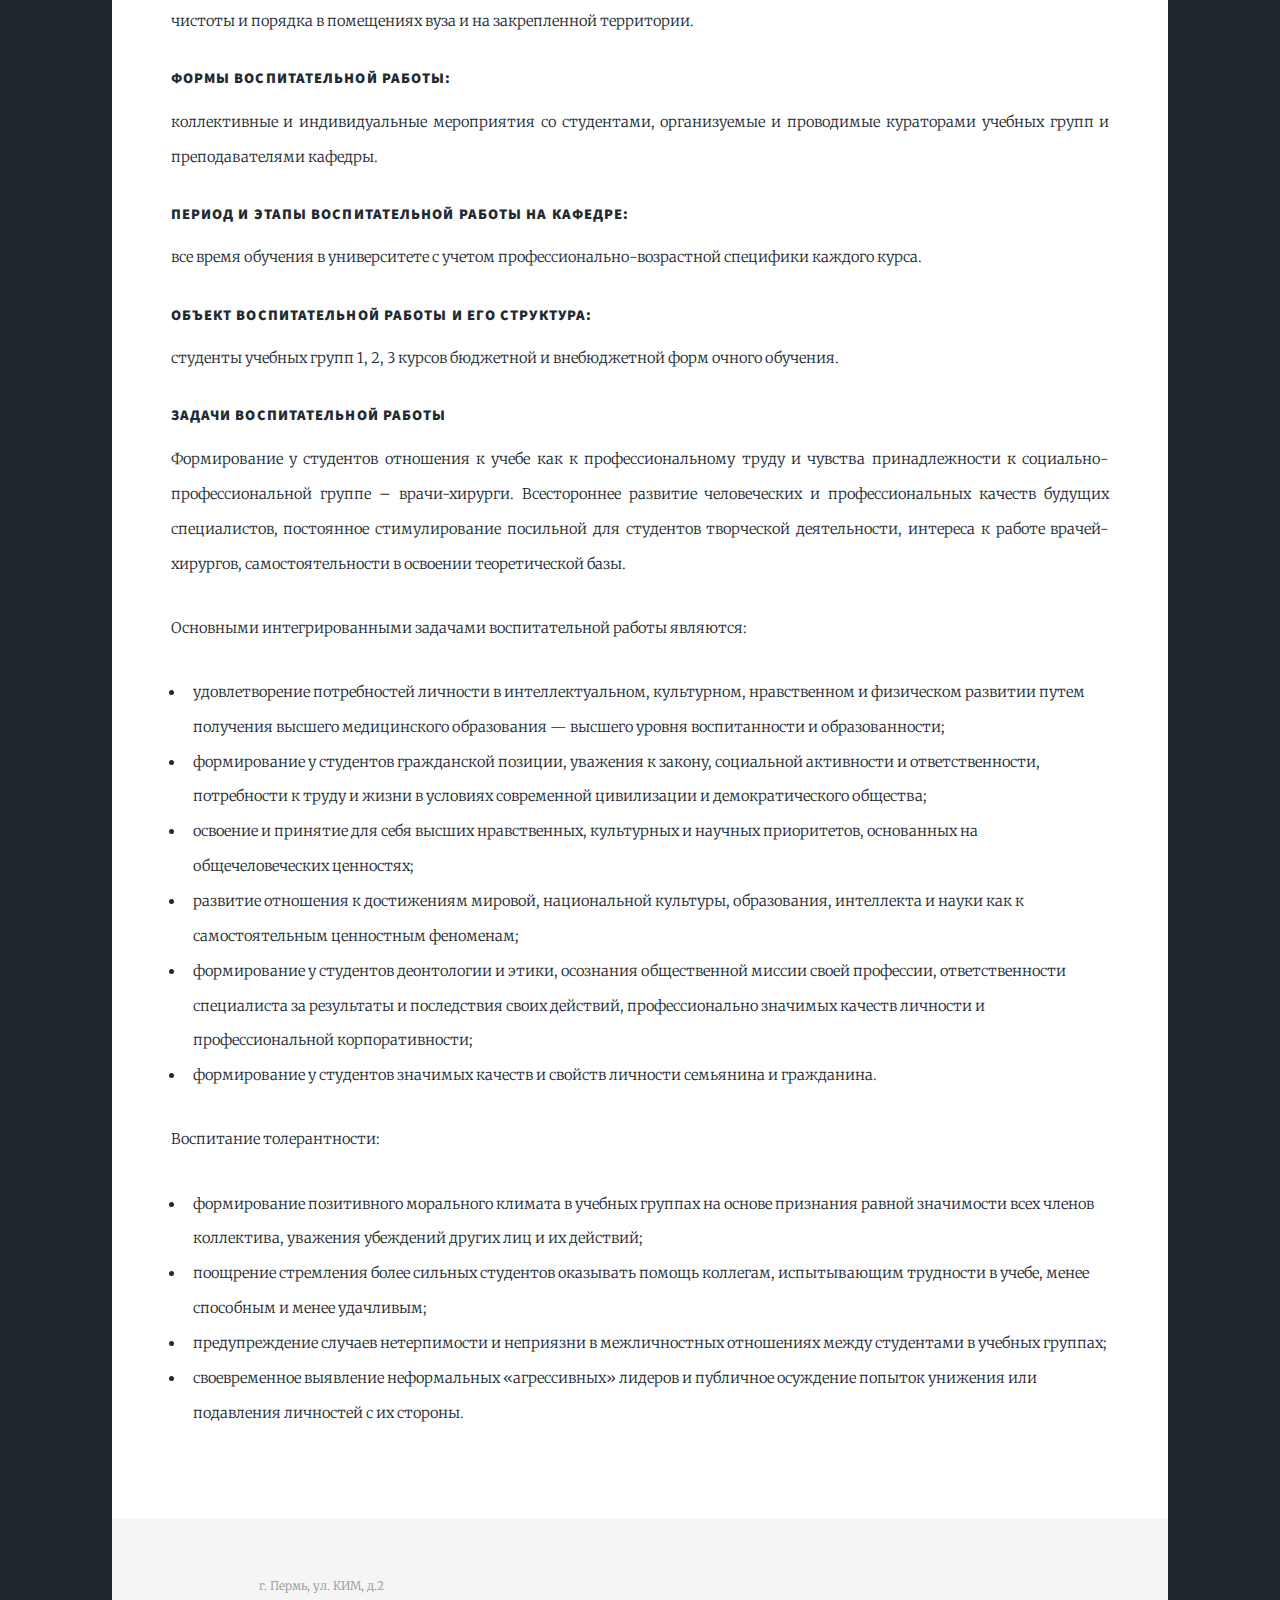
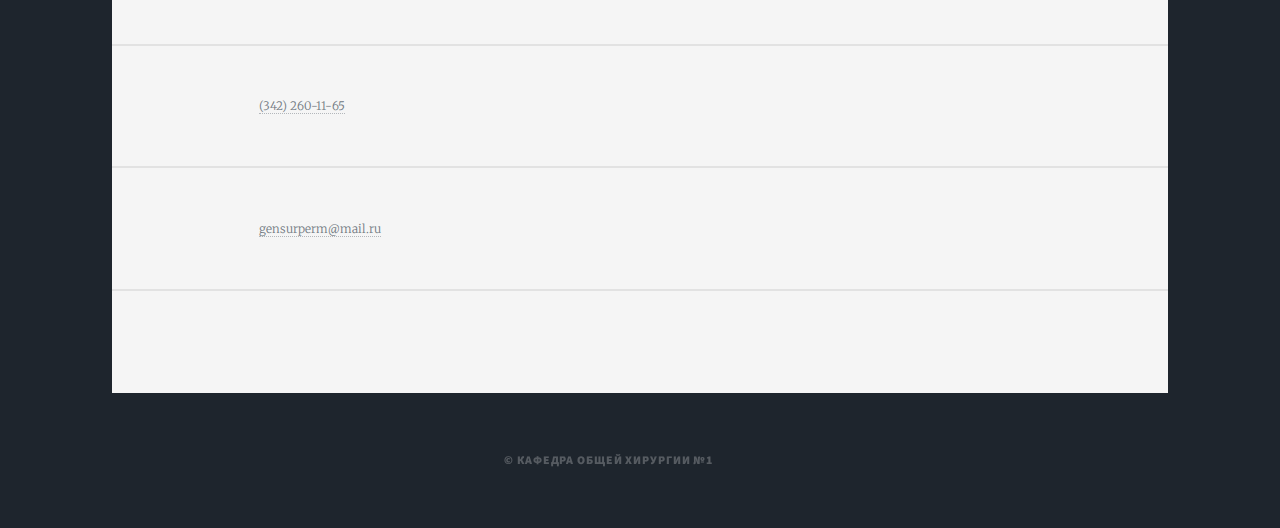
<file: work/index.html>
<!DOCTYPE HTML>

<html lang='ru'>
	<head>
		<title>Воспитательная работа кафедры &middot; Кафедра общей хирургии №1</title>
		<meta charset="utf-8" />
		<meta name="viewport" content="width=device-width, initial-scale=1, user-scalable=no" />
		
		
		
		<link rel="stylesheet" href="/assets/css/main.min.css">
		
		
		
		<noscript><link rel="stylesheet" href='/assets/css/noscript.css' /></noscript>
	</head>

	<body lang='ru' class="is-preload">

		
			<div id="wrapper">

                
<header id="header">
    <a href='/' class="logo">Кафедра общей хирургии №1</a>
</header>

                

<nav id="nav">
    <ul class="links">
        <li class="active"><a href='/'>Кафедра общей хирургии №1</a></li>
        <li class="active"><a href='/about'>История</a></li>
        <li class="active"><a href='/sotrudniki'>Сотрудники</a></li>
        <li class="active"><a href='/work'>Работа</a></li>
        <li class="active"><a href='/references'>Публикации</a></li>
        <li class="active"><a href='/materials'>Файлы</a></li>
        
    </ul>
    
    <ul class="icons">
        
        
        
        
        
        
        
        
        
        
        <li><a href="https://vk.com/gensurperm" class="icon fa-vk"><span class="label">VKontakte</span></a></li>
                
    </ul>
    
</nav>


				
					<div id="main">

						
                        <section class="post">
                            <header class="major">
                                
                                <span class="date">January 16, 2021</span>
                                
                                <h1>Воспитательная работа кафедры</h1>
                                <p>Основные направления работы кафедры: учебная, лечебная, научная, воспитательная. В данном разделе описаны основные направления работы, озвучены поставленные цели, задачи.</p>
                            </header>
                            
                            <h2 id="воспитательная-работа">Воспитательная работа</h2>
<p>Воспитательная работа – это органическая часть учебно-воспитательного процесса вуза, направленная на реализацию задач формирования и развития культуры личности будущих специалистов.</p>
<h4 id="цель-воспитательной-работы">Цель воспитательной работы:</h4>
<p>обеспечение саморазвития, самосовершенствования и самореализации личности студента в образовательном пространстве университета на основе актуализации духовно-нравственных, интеллектуальных, культурных, этических и деонтологических ценностей, в проекции на выполнение активной гражданской роли и конкурентоспособности на рынке труда и понимание недопустимости нарушения правил и норм поведения врача.</p>
<h4 id="способ-достижения-цели">Способ достижения цели:</h4>
<p>профессионально-психологическое формирование личности будущего специалиста, имеющего высокий морально-этический уровень и умеющего управлять своим интеллектуальным потенциалом при решении практических задач в области здравоохранения.</p>
<h4 id="концепция-воспитательной-работы">Концепция воспитательной работы:</h4>
<p>открытость воспитательной работы; ценностно–ориентированный подход к построению воспитательной работы; стимулирование социально-позитивных форм активности личности; моделирование профессионально-этических отношений; приоритет делового сотрудничества субъектов учебно-воспитательного процесса; социально-педагогическая и психологическая поддержка.</p>
<h4 id="направления-воспитательной-работы">Направления воспитательной работы:</h4>
<p>основное влияние на формирование личности будущего специалиста оказывать в ходе учебного процесса при обучении профессиональным навыкам, дополнительное влияние оказывать во внеучебное время, содействие активам учебных групп в проведении досуга, бесед, встреч, дискуссий, экскурсий и туристических походов и участие в мероприятиях по поддержанию чистоты и порядка в помещениях вуза и на закрепленной территории.</p>
<h4 id="формы-воспитательной-работы">Формы воспитательной работы:</h4>
<p>коллективные и индивидуальные мероприятия со студентами, организуемые и проводимые кураторами учебных групп и преподавателями кафедры.</p>
<h4 id="период-и-этапы-воспитательной-работы-на-кафедре">Период и этапы воспитательной работы на кафедре:</h4>
<p>все время обучения в университете с учетом профессионально-возрастной специфики каждого курса.</p>
<h4 id="объект-воспитательной-работы-и-его-структура">Объект воспитательной работы и его структура:</h4>
<p>студенты учебных групп 1, 2, 3 курсов бюджетной и внебюджетной форм очного обучения.</p>
<h4 id="задачи-воспитательной-работы">Задачи воспитательной работы</h4>
<p>Формирование у студентов отношения к учебе как к профессиональному труду и чувства принадлежности к социально-профессиональной группе – врачи-хирурги. Всестороннее развитие человеческих и профессиональных качеств будущих специалистов, постоянное стимулирование посильной для студентов творческой деятельности, интереса к работе врачей-хирургов, самостоятельности в освоении теоретической базы.</p>
<p>Основными интегрированными задачами воспитательной работы являются:</p>
<ul>
<li>удовлетворение потребностей личности в интеллектуальном, культурном, нравственном и физическом развитии путем получения высшего медицинского образования — высшего уровня воспитанности и образованности;</li>
<li>формирование у студентов гражданской позиции, уважения к закону, социальной активности и ответственности, потребности к труду и жизни в условиях современной цивилизации и демократического общества;</li>
<li>освоение и принятие для себя высших нравственных, культурных и научных приоритетов, основанных на общечеловеческих ценностях;</li>
<li>развитие отношения к достижениям мировой, национальной культуры, образования, интеллекта и науки как к самостоятельным ценностным феноменам;</li>
<li>формирование у студентов деонтологии и этики, осознания общественной миссии своей профессии, ответственности специалиста за результаты и последствия своих действий, профессионально значимых качеств личности и профессиональной корпоративности;</li>
<li>формирование у студентов значимых качеств и свойств личности семьянина и гражданина.</li>
</ul>
<p>Воспитание толерантности:</p>
<ul>
<li>формирование позитивного морального климата в учебных группах на основе признания равной значимости всех членов коллектива, уважения убеждений других лиц и их действий;</li>
<li>поощрение стремления более сильных студентов оказывать помощь коллегам, испытывающим трудности в учебе, менее способным и менее удачливым;</li>
<li>предупреждение случаев нетерпимости и неприязни в межличностных отношениях между студентами в учебных группах;</li>
<li>своевременное выявление неформальных «агрессивных» лидеров и публичное осуждение попыток унижения или подавления личностей с их стороны.</li>
</ul>


                            
                            
                            
                            
                            
                        </section>

					</div>

                    

<footer id="footer">
    
    <section class="split contact">
        
        <section class="alt">
            <h3></h3>
            <p>
                
                     г. Пермь, ул. КИМ, д.2
                
            </p>
        </section>
        
        
        <section>
            <h3></h3>
            <p><a href="tel:%28342%29%20260-11-65">(342) 260-11-65</a></p>
        </section>
        
        
        <section>
            <h3></h3>
            <p><a href="mailto:gensurperm@mail.ru">gensurperm@mail.ru</a></p>
        </section>
        
        
        <section>
            <h3></h3>
            <ul class="icons alt">
                
                
                
                
                
                
                
                
                
            </ul>
        </section>
        
    </section>
</footer>

                    
<div id="copyright">
    <ul><li>&copy; Кафедра общей хирургии №1</li><li></li><li></li></ul>
</div>


            </div>
            
            










<script src='/assets/js/bundle.js'></script>


	</body>
</html>
</file>
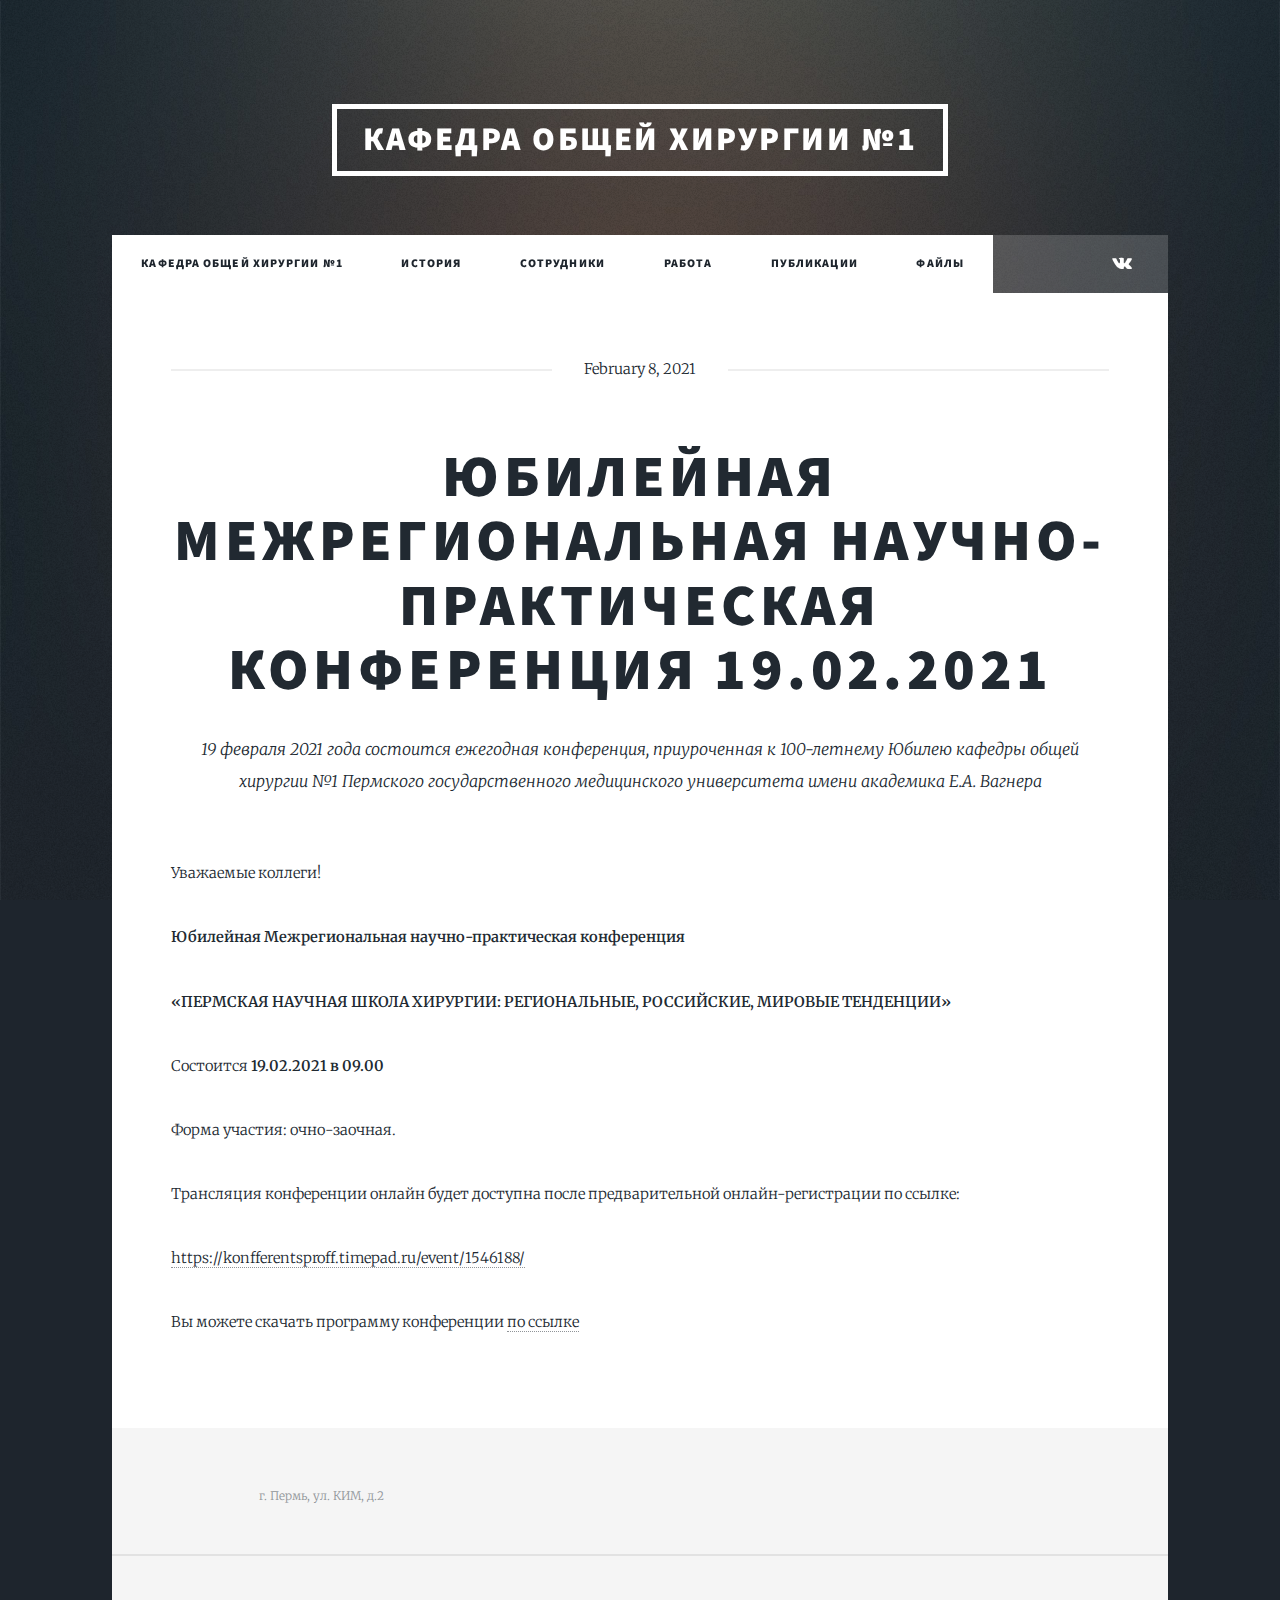
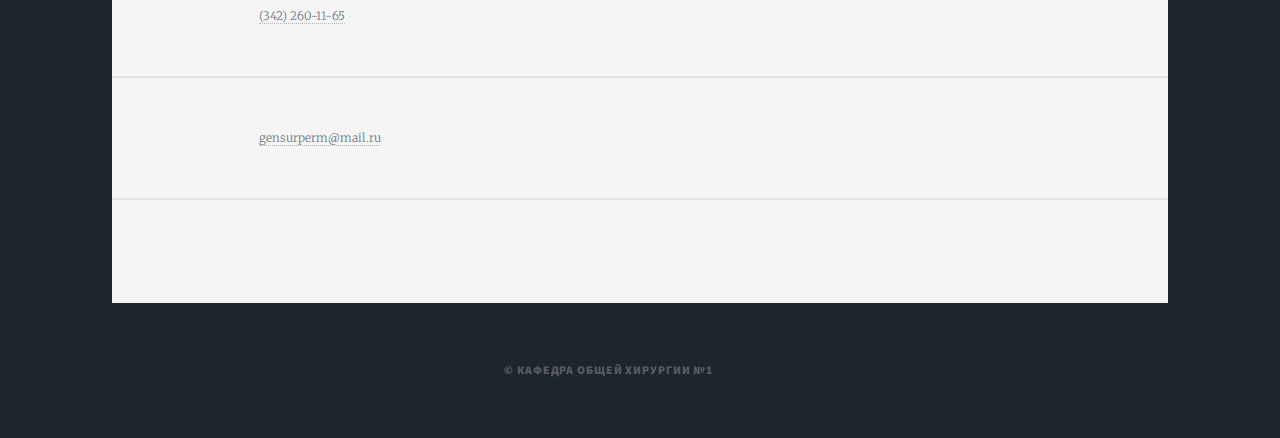
<file: post/konf19-02-21/index.html>
<!DOCTYPE HTML>

<html lang='ru'>
	<head>
		<title>Юбилейная Межрегиональная научно-практическая конференция 19.02.2021 &middot; Кафедра общей хирургии №1</title>
		<meta charset="utf-8" />
		<meta name="viewport" content="width=device-width, initial-scale=1, user-scalable=no" />
		
		
		
		<link rel="stylesheet" href="/assets/css/main.min.css">
		
		
		
		<noscript><link rel="stylesheet" href='/assets/css/noscript.css' /></noscript>
	</head>

	<body lang='ru' class="is-preload">

		
			<div id="wrapper">

                
<header id="header">
    <a href='/' class="logo">Кафедра общей хирургии №1</a>
</header>

                

<nav id="nav">
    <ul class="links">
        <li class="active"><a href='/'>Кафедра общей хирургии №1</a></li>
        <li class="active"><a href='/about'>История</a></li>
        <li class="active"><a href='/sotrudniki'>Сотрудники</a></li>
        <li class="active"><a href='/work'>Работа</a></li>
        <li class="active"><a href='/references'>Публикации</a></li>
        <li class="active"><a href='/materials'>Файлы</a></li>
        
    </ul>
    
    <ul class="icons">
        
        
        
        
        
        
        
        
        
        
        <li><a href="https://vk.com/gensurperm" class="icon fa-vk"><span class="label">VKontakte</span></a></li>
                
    </ul>
    
</nav>


				
					<div id="main">

						
                        <section class="post">
                            <header class="major">
                                
                                <span class="date">February 8, 2021</span>
                                
                                <h1>Юбилейная Межрегиональная научно-практическая конференция 19.02.2021</h1>
                                <p>19 февраля 2021 года состоится ежегодная конференция, приуроченная к 100-летнему Юбилею кафедры общей хирургии №1 Пермского государственного медицинского университета имени академика Е.А. Вагнера</p>
                            </header>
                            
                            <p>Уважаемые коллеги!</p>
<p><strong>Юбилейная Межрегиональная научно-практическая конференция</strong></p>
<p><strong>«ПЕРМСКАЯ НАУЧНАЯ ШКОЛА ХИРУРГИИ:</strong> <strong>РЕГИОНАЛЬНЫЕ, РОССИЙСКИЕ, МИРОВЫЕ ТЕНДЕНЦИИ»</strong></p>
<p>Состоится <strong>19.02.2021 в 09.00</strong></p>
<p>Форма участия: очно-заочная.</p>
<p>Трансляция конференции онлайн будет доступна после предварительной онлайн-регистрации по ссылке:</p>
<p><a href="https://konfferentsproff.timepad.ru/event/1546188/">https://konfferentsproff.timepad.ru/event/1546188/</a></p>
<p>Вы можете скачать программу конференции <a href="/files/roh_konf_19.02.2021.pdf">по ссылке</a></p>


                            
                            
                            
                            
                            
                        </section>

					</div>

                    

<footer id="footer">
    
    <section class="split contact">
        
        <section class="alt">
            <h3></h3>
            <p>
                
                     г. Пермь, ул. КИМ, д.2
                
            </p>
        </section>
        
        
        <section>
            <h3></h3>
            <p><a href="tel:%28342%29%20260-11-65">(342) 260-11-65</a></p>
        </section>
        
        
        <section>
            <h3></h3>
            <p><a href="mailto:gensurperm@mail.ru">gensurperm@mail.ru</a></p>
        </section>
        
        
        <section>
            <h3></h3>
            <ul class="icons alt">
                
                
                
                
                
                
                
                
                
            </ul>
        </section>
        
    </section>
</footer>

                    
<div id="copyright">
    <ul><li>&copy; Кафедра общей хирургии №1</li><li></li><li></li></ul>
</div>


            </div>
            
            










<script src='/assets/js/bundle.js'></script>


	</body>
</html>
</file>
<file: assets/css/main.min.css>
@import "font-awesome.min.css";@import "https://fonts.googleapis.com/css?family=Merriweather:300,700,300italic,700italic|Source+Sans+Pro:900";html,body,div,span,applet,object,iframe,h1,h2,h3,h4,h5,h6,p,blockquote,pre,a,abbr,acronym,address,big,cite,code,del,dfn,em,img,ins,kbd,q,s,samp,small,strike,strong,sub,sup,tt,var,b,u,i,center,dl,dt,dd,ol,ul,li,fieldset,form,label,legend,table,caption,tbody,tfoot,thead,tr,th,td,article,aside,canvas,details,embed,figure,figcaption,footer,header,hgroup,menu,nav,output,ruby,section,summary,time,mark,audio,video{margin:0;padding:0;border:0;font-size:100%;font:inherit;vertical-align:baseline}article,aside,details,figcaption,figure,footer,header,hgroup,menu,nav,section{display:block}body{line-height:1}ol,ul{list-style:none}blockquote,q{quotes:none}blockquote:before,blockquote:after,q:before,q:after{content:'';content:none}table{border-collapse:collapse;border-spacing:0}body{-webkit-text-size-adjust:none}mark{background-color:transparent;color:inherit}input::-moz-focus-inner{border:0;padding:0}input,select,textarea{-moz-appearance:none;-webkit-appearance:none;-ms-appearance:none;appearance:none}@-ms-viewport{width: device-width; }body{-ms-overflow-style:scrollbar}@media screen and (max-width:480px){html,body{min-width:320px}}html{box-sizing:border-box}*,*:before,*:after{box-sizing:inherit}body{background-color:#1e252d}body.is-preload *,body.is-preload *:before,body.is-preload *:after{-moz-animation:none!important;-webkit-animation:none!important;-ms-animation:none!important;animation:none!important;-moz-transition:none!important;-webkit-transition:none!important;-ms-transition:none!important;transition:none!important}html{font-size:16pt}@media screen and (max-width:1680px){html{font-size:12pt}}@media screen and (max-width:1280px){html{font-size:11pt}}@media screen and (max-width:360px){html{font-size:10pt}}body{color:#212931}body,input,select,textarea{font-family:merriweather,Georgia,serif;font-weight:300;font-size:1rem;line-height:2.375}a{-moz-transition:color .2s ease-in-out,background-color .2s ease-in-out,border-color .2s ease-in-out,box-shadow .2s ease-in-out;-webkit-transition:color .2s ease-in-out,background-color .2s ease-in-out,border-color .2s ease-in-out,box-shadow .2s ease-in-out;-ms-transition:color .2s ease-in-out,background-color .2s ease-in-out,border-color .2s ease-in-out,box-shadow .2s ease-in-out;transition:color .2s ease-in-out,background-color .2s ease-in-out,border-color .2s ease-in-out,box-shadow .2s ease-in-out;border-bottom:dotted 1px;text-decoration:none}a:hover{border-bottom-color:transparent}strong,b{font-weight:600}em,i{font-style:italic}p{text-align:justify;margin:0 0 2rem}h1,h2,h3,h4,h5,h6{font-family:source sans pro,Helvetica,sans-serif;font-weight:900;line-height:1.5;letter-spacing:.075em;text-transform:uppercase;margin:0 0 1rem}h1 a,h2 a,h3 a,h4 a,h5 a,h6 a{border-bottom:0;color:inherit;text-decoration:none}h1{font-size:4rem;line-height:1.1;margin:0 0 2rem}h2{font-size:1.75rem;line-height:1.3;margin:0 0 1.5rem}h3{font-size:1.25rem;margin:0 0 1.5rem}h4{font-size:1rem}h5{font-size:.9rem}h6{font-size:.8rem}sub{font-size:.8rem;position:relative;top:.5rem}sup{font-size:.8rem;position:relative;top:-.5rem}blockquote{border-left:solid 4px;font-style:italic;margin:0 0 2rem;padding:.5rem 0 .5rem 2rem}code{border:solid 2px;font-family:courier new,monospace;font-size:.9rem;margin:0 .25rem;padding:.25rem .65rem}pre{-webkit-overflow-scrolling:touch;font-family:courier new,monospace;font-size:.9rem;margin:0 0 2rem}pre code{display:block;line-height:1.75;padding:1rem 1.5rem;overflow-x:auto}hr{border:0;border-bottom:solid 2px;margin:3rem 0}hr.major{margin:5rem 0}.align-left{text-align:left}.align-center{text-align:center}.align-right{text-align:right}input,select,textarea{color:#212931}a{color:#212931;border-bottom-color:rgba(33,41,49,.5)}a:hover{border-bottom-color:transparent;color:#18bfef!important}strong,b{color:#212931}h1,h2,h3,h4,h5,h6{color:#212931}blockquote{border-left-color:#eee}code{background:rgba(220,220,220,.25);border-color:#eee}hr{border-bottom-color:#eee}.row{display:flex;flex-wrap:wrap;box-sizing:border-box;align-items:stretch}.row>*{box-sizing:border-box}.row.gtr-uniform>*>:last-child{margin-bottom:0}.row.aln-left{justify-content:flex-start}.row.aln-center{justify-content:center}.row.aln-right{justify-content:flex-end}.row.aln-top{align-items:flex-start}.row.aln-middle{align-items:center}.row.aln-bottom{align-items:flex-end}.row>.imp{order:-1}.row>.col-1{width:8.33333333%}.row>.off-1{margin-left:8.33333333%}.row>.col-2{width:16.66666667%}.row>.off-2{margin-left:16.66666667%}.row>.col-3{width:25%}.row>.off-3{margin-left:25%}.row>.col-4{width:33.33333333%}.row>.off-4{margin-left:33.33333333%}.row>.col-5{width:41.66666667%}.row>.off-5{margin-left:41.66666667%}.row>.col-6{width:50%}.row>.off-6{margin-left:50%}.row>.col-7{width:58.33333333%}.row>.off-7{margin-left:58.33333333%}.row>.col-8{width:66.66666667%}.row>.off-8{margin-left:66.66666667%}.row>.col-9{width:75%}.row>.off-9{margin-left:75%}.row>.col-10{width:83.33333333%}.row>.off-10{margin-left:83.33333333%}.row>.col-11{width:91.66666667%}.row>.off-11{margin-left:91.66666667%}.row>.col-12{width:100%}.row>.off-12{margin-left:100%}.row.gtr-0{margin-top:0;margin-left:0}.row.gtr-0>*{padding:0 0 0 0}.row.gtr-0.gtr-uniform{margin-top:0}.row.gtr-0.gtr-uniform>*{padding-top:0}.row.gtr-25{margin-top:0;margin-left:-.375rem}.row.gtr-25>*{padding:0 0 0 .375rem}.row.gtr-25.gtr-uniform{margin-top:-.375rem}.row.gtr-25.gtr-uniform>*{padding-top:.375rem}.row.gtr-50{margin-top:0;margin-left:-.75rem}.row.gtr-50>*{padding:0 0 0 .75rem}.row.gtr-50.gtr-uniform{margin-top:-.75rem}.row.gtr-50.gtr-uniform>*{padding-top:.75rem}.row{margin-top:0;margin-left:-1.5rem}.row>*{padding:0 0 0 1.5rem}.row.gtr-uniform{margin-top:-1.5rem}.row.gtr-uniform>*{padding-top:1.5rem}.row.gtr-150{margin-top:0;margin-left:-2.25rem}.row.gtr-150>*{padding:0 0 0 2.25rem}.row.gtr-150.gtr-uniform{margin-top:-2.25rem}.row.gtr-150.gtr-uniform>*{padding-top:2.25rem}.row.gtr-200{margin-top:0;margin-left:-3rem}.row.gtr-200>*{padding:0 0 0 3rem}.row.gtr-200.gtr-uniform{margin-top:-3rem}.row.gtr-200.gtr-uniform>*{padding-top:3rem}@media screen and (max-width:1680px){.row{display:flex;flex-wrap:wrap;box-sizing:border-box;align-items:stretch}.row>*{box-sizing:border-box}.row.gtr-uniform>*>:last-child{margin-bottom:0}.row.aln-left{justify-content:flex-start}.row.aln-center{justify-content:center}.row.aln-right{justify-content:flex-end}.row.aln-top{align-items:flex-start}.row.aln-middle{align-items:center}.row.aln-bottom{align-items:flex-end}.row>.imp-xlarge{order:-1}.row>.col-1-xlarge{width:8.33333333%}.row>.off-1-xlarge{margin-left:8.33333333%}.row>.col-2-xlarge{width:16.66666667%}.row>.off-2-xlarge{margin-left:16.66666667%}.row>.col-3-xlarge{width:25%}.row>.off-3-xlarge{margin-left:25%}.row>.col-4-xlarge{width:33.33333333%}.row>.off-4-xlarge{margin-left:33.33333333%}.row>.col-5-xlarge{width:41.66666667%}.row>.off-5-xlarge{margin-left:41.66666667%}.row>.col-6-xlarge{width:50%}.row>.off-6-xlarge{margin-left:50%}.row>.col-7-xlarge{width:58.33333333%}.row>.off-7-xlarge{margin-left:58.33333333%}.row>.col-8-xlarge{width:66.66666667%}.row>.off-8-xlarge{margin-left:66.66666667%}.row>.col-9-xlarge{width:75%}.row>.off-9-xlarge{margin-left:75%}.row>.col-10-xlarge{width:83.33333333%}.row>.off-10-xlarge{margin-left:83.33333333%}.row>.col-11-xlarge{width:91.66666667%}.row>.off-11-xlarge{margin-left:91.66666667%}.row>.col-12-xlarge{width:100%}.row>.off-12-xlarge{margin-left:100%}.row.gtr-0{margin-top:0;margin-left:0}.row.gtr-0>*{padding:0 0 0 0}.row.gtr-0.gtr-uniform{margin-top:0}.row.gtr-0.gtr-uniform>*{padding-top:0}.row.gtr-25{margin-top:0;margin-left:-.375rem}.row.gtr-25>*{padding:0 0 0 .375rem}.row.gtr-25.gtr-uniform{margin-top:-.375rem}.row.gtr-25.gtr-uniform>*{padding-top:.375rem}.row.gtr-50{margin-top:0;margin-left:-.75rem}.row.gtr-50>*{padding:0 0 0 .75rem}.row.gtr-50.gtr-uniform{margin-top:-.75rem}.row.gtr-50.gtr-uniform>*{padding-top:.75rem}.row{margin-top:0;margin-left:-1.5rem}.row>*{padding:0 0 0 1.5rem}.row.gtr-uniform{margin-top:-1.5rem}.row.gtr-uniform>*{padding-top:1.5rem}.row.gtr-150{margin-top:0;margin-left:-2.25rem}.row.gtr-150>*{padding:0 0 0 2.25rem}.row.gtr-150.gtr-uniform{margin-top:-2.25rem}.row.gtr-150.gtr-uniform>*{padding-top:2.25rem}.row.gtr-200{margin-top:0;margin-left:-3rem}.row.gtr-200>*{padding:0 0 0 3rem}.row.gtr-200.gtr-uniform{margin-top:-3rem}.row.gtr-200.gtr-uniform>*{padding-top:3rem}}@media screen and (max-width:1280px){.row{display:flex;flex-wrap:wrap;box-sizing:border-box;align-items:stretch}.row>*{box-sizing:border-box}.row.gtr-uniform>*>:last-child{margin-bottom:0}.row.aln-left{justify-content:flex-start}.row.aln-center{justify-content:center}.row.aln-right{justify-content:flex-end}.row.aln-top{align-items:flex-start}.row.aln-middle{align-items:center}.row.aln-bottom{align-items:flex-end}.row>.imp-large{order:-1}.row>.col-1-large{width:8.33333333%}.row>.off-1-large{margin-left:8.33333333%}.row>.col-2-large{width:16.66666667%}.row>.off-2-large{margin-left:16.66666667%}.row>.col-3-large{width:25%}.row>.off-3-large{margin-left:25%}.row>.col-4-large{width:33.33333333%}.row>.off-4-large{margin-left:33.33333333%}.row>.col-5-large{width:41.66666667%}.row>.off-5-large{margin-left:41.66666667%}.row>.col-6-large{width:50%}.row>.off-6-large{margin-left:50%}.row>.col-7-large{width:58.33333333%}.row>.off-7-large{margin-left:58.33333333%}.row>.col-8-large{width:66.66666667%}.row>.off-8-large{margin-left:66.66666667%}.row>.col-9-large{width:75%}.row>.off-9-large{margin-left:75%}.row>.col-10-large{width:83.33333333%}.row>.off-10-large{margin-left:83.33333333%}.row>.col-11-large{width:91.66666667%}.row>.off-11-large{margin-left:91.66666667%}.row>.col-12-large{width:100%}.row>.off-12-large{margin-left:100%}.row.gtr-0{margin-top:0;margin-left:0}.row.gtr-0>*{padding:0 0 0 0}.row.gtr-0.gtr-uniform{margin-top:0}.row.gtr-0.gtr-uniform>*{padding-top:0}.row.gtr-25{margin-top:0;margin-left:-.375rem}.row.gtr-25>*{padding:0 0 0 .375rem}.row.gtr-25.gtr-uniform{margin-top:-.375rem}.row.gtr-25.gtr-uniform>*{padding-top:.375rem}.row.gtr-50{margin-top:0;margin-left:-.75rem}.row.gtr-50>*{padding:0 0 0 .75rem}.row.gtr-50.gtr-uniform{margin-top:-.75rem}.row.gtr-50.gtr-uniform>*{padding-top:.75rem}.row{margin-top:0;margin-left:-1.5rem}.row>*{padding:0 0 0 1.5rem}.row.gtr-uniform{margin-top:-1.5rem}.row.gtr-uniform>*{padding-top:1.5rem}.row.gtr-150{margin-top:0;margin-left:-2.25rem}.row.gtr-150>*{padding:0 0 0 2.25rem}.row.gtr-150.gtr-uniform{margin-top:-2.25rem}.row.gtr-150.gtr-uniform>*{padding-top:2.25rem}.row.gtr-200{margin-top:0;margin-left:-3rem}.row.gtr-200>*{padding:0 0 0 3rem}.row.gtr-200.gtr-uniform{margin-top:-3rem}.row.gtr-200.gtr-uniform>*{padding-top:3rem}}@media screen and (max-width:980px){.row{display:flex;flex-wrap:wrap;box-sizing:border-box;align-items:stretch}.row>*{box-sizing:border-box}.row.gtr-uniform>*>:last-child{margin-bottom:0}.row.aln-left{justify-content:flex-start}.row.aln-center{justify-content:center}.row.aln-right{justify-content:flex-end}.row.aln-top{align-items:flex-start}.row.aln-middle{align-items:center}.row.aln-bottom{align-items:flex-end}.row>.imp-medium{order:-1}.row>.col-1-medium{width:8.33333333%}.row>.off-1-medium{margin-left:8.33333333%}.row>.col-2-medium{width:16.66666667%}.row>.off-2-medium{margin-left:16.66666667%}.row>.col-3-medium{width:25%}.row>.off-3-medium{margin-left:25%}.row>.col-4-medium{width:33.33333333%}.row>.off-4-medium{margin-left:33.33333333%}.row>.col-5-medium{width:41.66666667%}.row>.off-5-medium{margin-left:41.66666667%}.row>.col-6-medium{width:50%}.row>.off-6-medium{margin-left:50%}.row>.col-7-medium{width:58.33333333%}.row>.off-7-medium{margin-left:58.33333333%}.row>.col-8-medium{width:66.66666667%}.row>.off-8-medium{margin-left:66.66666667%}.row>.col-9-medium{width:75%}.row>.off-9-medium{margin-left:75%}.row>.col-10-medium{width:83.33333333%}.row>.off-10-medium{margin-left:83.33333333%}.row>.col-11-medium{width:91.66666667%}.row>.off-11-medium{margin-left:91.66666667%}.row>.col-12-medium{width:100%}.row>.off-12-medium{margin-left:100%}.row.gtr-0{margin-top:0;margin-left:0}.row.gtr-0>*{padding:0 0 0 0}.row.gtr-0.gtr-uniform{margin-top:0}.row.gtr-0.gtr-uniform>*{padding-top:0}.row.gtr-25{margin-top:0;margin-left:-.375rem}.row.gtr-25>*{padding:0 0 0 .375rem}.row.gtr-25.gtr-uniform{margin-top:-.375rem}.row.gtr-25.gtr-uniform>*{padding-top:.375rem}.row.gtr-50{margin-top:0;margin-left:-.75rem}.row.gtr-50>*{padding:0 0 0 .75rem}.row.gtr-50.gtr-uniform{margin-top:-.75rem}.row.gtr-50.gtr-uniform>*{padding-top:.75rem}.row{margin-top:0;margin-left:-1.5rem}.row>*{padding:0 0 0 1.5rem}.row.gtr-uniform{margin-top:-1.5rem}.row.gtr-uniform>*{padding-top:1.5rem}.row.gtr-150{margin-top:0;margin-left:-2.25rem}.row.gtr-150>*{padding:0 0 0 2.25rem}.row.gtr-150.gtr-uniform{margin-top:-2.25rem}.row.gtr-150.gtr-uniform>*{padding-top:2.25rem}.row.gtr-200{margin-top:0;margin-left:-3rem}.row.gtr-200>*{padding:0 0 0 3rem}.row.gtr-200.gtr-uniform{margin-top:-3rem}.row.gtr-200.gtr-uniform>*{padding-top:3rem}}@media screen and (max-width:736px){.row{display:flex;flex-wrap:wrap;box-sizing:border-box;align-items:stretch}.row>*{box-sizing:border-box}.row.gtr-uniform>*>:last-child{margin-bottom:0}.row.aln-left{justify-content:flex-start}.row.aln-center{justify-content:center}.row.aln-right{justify-content:flex-end}.row.aln-top{align-items:flex-start}.row.aln-middle{align-items:center}.row.aln-bottom{align-items:flex-end}.row>.imp-small{order:-1}.row>.col-1-small{width:8.33333333%}.row>.off-1-small{margin-left:8.33333333%}.row>.col-2-small{width:16.66666667%}.row>.off-2-small{margin-left:16.66666667%}.row>.col-3-small{width:25%}.row>.off-3-small{margin-left:25%}.row>.col-4-small{width:33.33333333%}.row>.off-4-small{margin-left:33.33333333%}.row>.col-5-small{width:41.66666667%}.row>.off-5-small{margin-left:41.66666667%}.row>.col-6-small{width:50%}.row>.off-6-small{margin-left:50%}.row>.col-7-small{width:58.33333333%}.row>.off-7-small{margin-left:58.33333333%}.row>.col-8-small{width:66.66666667%}.row>.off-8-small{margin-left:66.66666667%}.row>.col-9-small{width:75%}.row>.off-9-small{margin-left:75%}.row>.col-10-small{width:83.33333333%}.row>.off-10-small{margin-left:83.33333333%}.row>.col-11-small{width:91.66666667%}.row>.off-11-small{margin-left:91.66666667%}.row>.col-12-small{width:100%}.row>.off-12-small{margin-left:100%}.row.gtr-0{margin-top:0;margin-left:0}.row.gtr-0>*{padding:0 0 0 0}.row.gtr-0.gtr-uniform{margin-top:0}.row.gtr-0.gtr-uniform>*{padding-top:0}.row.gtr-25{margin-top:0;margin-left:-.375rem}.row.gtr-25>*{padding:0 0 0 .375rem}.row.gtr-25.gtr-uniform{margin-top:-.375rem}.row.gtr-25.gtr-uniform>*{padding-top:.375rem}.row.gtr-50{margin-top:0;margin-left:-.75rem}.row.gtr-50>*{padding:0 0 0 .75rem}.row.gtr-50.gtr-uniform{margin-top:-.75rem}.row.gtr-50.gtr-uniform>*{padding-top:.75rem}.row{margin-top:0;margin-left:-1.5rem}.row>*{padding:0 0 0 1.5rem}.row.gtr-uniform{margin-top:-1.5rem}.row.gtr-uniform>*{padding-top:1.5rem}.row.gtr-150{margin-top:0;margin-left:-2.25rem}.row.gtr-150>*{padding:0 0 0 2.25rem}.row.gtr-150.gtr-uniform{margin-top:-2.25rem}.row.gtr-150.gtr-uniform>*{padding-top:2.25rem}.row.gtr-200{margin-top:0;margin-left:-3rem}.row.gtr-200>*{padding:0 0 0 3rem}.row.gtr-200.gtr-uniform{margin-top:-3rem}.row.gtr-200.gtr-uniform>*{padding-top:3rem}}@media screen and (max-width:480px){.row{display:flex;flex-wrap:wrap;box-sizing:border-box;align-items:stretch}.row>*{box-sizing:border-box}.row.gtr-uniform>*>:last-child{margin-bottom:0}.row.aln-left{justify-content:flex-start}.row.aln-center{justify-content:center}.row.aln-right{justify-content:flex-end}.row.aln-top{align-items:flex-start}.row.aln-middle{align-items:center}.row.aln-bottom{align-items:flex-end}.row>.imp-xsmall{order:-1}.row>.col-1-xsmall{width:8.33333333%}.row>.off-1-xsmall{margin-left:8.33333333%}.row>.col-2-xsmall{width:16.66666667%}.row>.off-2-xsmall{margin-left:16.66666667%}.row>.col-3-xsmall{width:25%}.row>.off-3-xsmall{margin-left:25%}.row>.col-4-xsmall{width:33.33333333%}.row>.off-4-xsmall{margin-left:33.33333333%}.row>.col-5-xsmall{width:41.66666667%}.row>.off-5-xsmall{margin-left:41.66666667%}.row>.col-6-xsmall{width:50%}.row>.off-6-xsmall{margin-left:50%}.row>.col-7-xsmall{width:58.33333333%}.row>.off-7-xsmall{margin-left:58.33333333%}.row>.col-8-xsmall{width:66.66666667%}.row>.off-8-xsmall{margin-left:66.66666667%}.row>.col-9-xsmall{width:75%}.row>.off-9-xsmall{margin-left:75%}.row>.col-10-xsmall{width:83.33333333%}.row>.off-10-xsmall{margin-left:83.33333333%}.row>.col-11-xsmall{width:91.66666667%}.row>.off-11-xsmall{margin-left:91.66666667%}.row>.col-12-xsmall{width:100%}.row>.off-12-xsmall{margin-left:100%}.row.gtr-0{margin-top:0;margin-left:0}.row.gtr-0>*{padding:0 0 0 0}.row.gtr-0.gtr-uniform{margin-top:0}.row.gtr-0.gtr-uniform>*{padding-top:0}.row.gtr-25{margin-top:0;margin-left:-.375rem}.row.gtr-25>*{padding:0 0 0 .375rem}.row.gtr-25.gtr-uniform{margin-top:-.375rem}.row.gtr-25.gtr-uniform>*{padding-top:.375rem}.row.gtr-50{margin-top:0;margin-left:-.75rem}.row.gtr-50>*{padding:0 0 0 .75rem}.row.gtr-50.gtr-uniform{margin-top:-.75rem}.row.gtr-50.gtr-uniform>*{padding-top:.75rem}.row{margin-top:0;margin-left:-1.5rem}.row>*{padding:0 0 0 1.5rem}.row.gtr-uniform{margin-top:-1.5rem}.row.gtr-uniform>*{padding-top:1.5rem}.row.gtr-150{margin-top:0;margin-left:-2.25rem}.row.gtr-150>*{padding:0 0 0 2.25rem}.row.gtr-150.gtr-uniform{margin-top:-2.25rem}.row.gtr-150.gtr-uniform>*{padding-top:2.25rem}.row.gtr-200{margin-top:0;margin-left:-3rem}.row.gtr-200>*{padding:0 0 0 3rem}.row.gtr-200.gtr-uniform{margin-top:-3rem}.row.gtr-200.gtr-uniform>*{padding-top:3rem}}@media screen and (max-width:360px){.row{display:flex;flex-wrap:wrap;box-sizing:border-box;align-items:stretch}.row>*{box-sizing:border-box}.row.gtr-uniform>*>:last-child{margin-bottom:0}.row.aln-left{justify-content:flex-start}.row.aln-center{justify-content:center}.row.aln-right{justify-content:flex-end}.row.aln-top{align-items:flex-start}.row.aln-middle{align-items:center}.row.aln-bottom{align-items:flex-end}.row>.imp-xxsmall{order:-1}.row>.col-1-xxsmall{width:8.33333333%}.row>.off-1-xxsmall{margin-left:8.33333333%}.row>.col-2-xxsmall{width:16.66666667%}.row>.off-2-xxsmall{margin-left:16.66666667%}.row>.col-3-xxsmall{width:25%}.row>.off-3-xxsmall{margin-left:25%}.row>.col-4-xxsmall{width:33.33333333%}.row>.off-4-xxsmall{margin-left:33.33333333%}.row>.col-5-xxsmall{width:41.66666667%}.row>.off-5-xxsmall{margin-left:41.66666667%}.row>.col-6-xxsmall{width:50%}.row>.off-6-xxsmall{margin-left:50%}.row>.col-7-xxsmall{width:58.33333333%}.row>.off-7-xxsmall{margin-left:58.33333333%}.row>.col-8-xxsmall{width:66.66666667%}.row>.off-8-xxsmall{margin-left:66.66666667%}.row>.col-9-xxsmall{width:75%}.row>.off-9-xxsmall{margin-left:75%}.row>.col-10-xxsmall{width:83.33333333%}.row>.off-10-xxsmall{margin-left:83.33333333%}.row>.col-11-xxsmall{width:91.66666667%}.row>.off-11-xxsmall{margin-left:91.66666667%}.row>.col-12-xxsmall{width:100%}.row>.off-12-xxsmall{margin-left:100%}.row.gtr-0{margin-top:0;margin-left:0}.row.gtr-0>*{padding:0 0 0 0}.row.gtr-0.gtr-uniform{margin-top:0}.row.gtr-0.gtr-uniform>*{padding-top:0}.row.gtr-25{margin-top:0;margin-left:-.375rem}.row.gtr-25>*{padding:0 0 0 .375rem}.row.gtr-25.gtr-uniform{margin-top:-.375rem}.row.gtr-25.gtr-uniform>*{padding-top:.375rem}.row.gtr-50{margin-top:0;margin-left:-.75rem}.row.gtr-50>*{padding:0 0 0 .75rem}.row.gtr-50.gtr-uniform{margin-top:-.75rem}.row.gtr-50.gtr-uniform>*{padding-top:.75rem}.row{margin-top:0;margin-left:-1.5rem}.row>*{padding:0 0 0 1.5rem}.row.gtr-uniform{margin-top:-1.5rem}.row.gtr-uniform>*{padding-top:1.5rem}.row.gtr-150{margin-top:0;margin-left:-2.25rem}.row.gtr-150>*{padding:0 0 0 2.25rem}.row.gtr-150.gtr-uniform{margin-top:-2.25rem}.row.gtr-150.gtr-uniform>*{padding-top:2.25rem}.row.gtr-200{margin-top:0;margin-left:-3rem}.row.gtr-200>*{padding:0 0 0 3rem}.row.gtr-200.gtr-uniform{margin-top:-3rem}.row.gtr-200.gtr-uniform>*{padding-top:3rem}}.box{border:solid 2px;margin-bottom:2rem;padding:1.5rem}.box>:last-child,.box>:last-child>:last-child,.box>:last-child>:last-child>:last-child{margin-bottom:0}.box.alt{border:0;border-radius:0;padding:0}.box{border-color:#eee}input[type=submit],input[type=reset],input[type=button],button,.button{-moz-appearance:none;-webkit-appearance:none;-ms-appearance:none;appearance:none;-moz-transition:background-color .2s ease-in-out,box-shadow .2s ease-in-out,color .2s ease-in-out;-webkit-transition:background-color .2s ease-in-out,box-shadow .2s ease-in-out,color .2s ease-in-out;-ms-transition:background-color .2s ease-in-out,box-shadow .2s ease-in-out,color .2s ease-in-out;transition:background-color .2s ease-in-out,box-shadow .2s ease-in-out,color .2s ease-in-out;border:0;border-radius:0;cursor:pointer;display:inline-block;font-family:source sans pro,Helvetica,sans-serif;font-size:.8rem;font-weight:900;letter-spacing:.075em;height:3rem;line-height:3rem;padding:0 2rem;text-align:center;text-decoration:none;text-transform:uppercase;white-space:nowrap}input.icon[type=submit]:before,input.icon[type=reset]:before,input.icon[type=button]:before,button.icon:before,.button.icon:before{margin-right:.5rem}input.icon.solo[type=submit],input.icon.solo[type=reset],input.icon.solo[type=button],button.icon.solo,.button.icon.solo{position:relative;width:4rem;height:4rem;line-height:4rem;border-radius:4rem;text-indent:4rem;overflow:hidden;padding:0;white-space:nowrap}input.icon.solo[type=submit]:before,input.icon.solo[type=reset]:before,input.icon.solo[type=button]:before,button.icon.solo:before,.button.icon.solo:before{position:absolute;display:block;top:0;left:0;width:inherit;height:inherit;line-height:inherit;font-size:1.25rem;margin-right:0;text-align:center;text-indent:0}input.fit[type=submit],input.fit[type=reset],input.fit[type=button],button.fit,.button.fit{width:100%}input.small[type=submit],input.small[type=reset],input.small[type=button],button.small,.button.small{font-size:.7rem;height:2.5rem;line-height:2.5rem;padding:0 1.5rem}input.large[type=submit],input.large[type=reset],input.large[type=button],button.large,.button.large{font-size:.9rem;height:3.5rem;line-height:3.5rem;padding:0 2.75rem}@media screen and (max-width:980px){input[type=submit],input[type=reset],input[type=button],button,.button{font-size:.9rem;height:3.25rem;line-height:3.25rem}input.large[type=submit],input.large[type=reset],input.large[type=button],button.large,.button.large{font-size:1rem;height:3.75rem;line-height:3.75rem}}input.disabled[type=submit],input[type=submit]:disabled,input.disabled[type=reset],input[type=reset]:disabled,input.disabled[type=button],input[type=button]:disabled,button.disabled,button:disabled,.button.disabled,.button:disabled{pointer-events:none;opacity:.25}input[type=submit],input[type=reset],input[type=button],button,.button{background-color:transparent;box-shadow:inset 0 0 0 2px #212931;color:#212931!important}input[type=submit]:hover,input[type=reset]:hover,input[type=button]:hover,button:hover,.button:hover{box-shadow:inset 0 0 0 2px #18bfef;color:#18bfef!important}input.primary[type=submit],input.primary[type=reset],input.primary[type=button],button.primary,.button.primary{background-color:#212931;box-shadow:none;color:#fff!important}input.primary[type=submit]:hover,input.primary[type=reset]:hover,input.primary[type=button]:hover,button.primary:hover,.button.primary:hover{background-color:#18bfef}form{margin:0 0 2rem}form>:last-child{margin-bottom:0}form>.fields{display:-moz-flex;display:-webkit-flex;display:-ms-flex;display:flex;-moz-flex-wrap:wrap;-webkit-flex-wrap:wrap;-ms-flex-wrap:wrap;flex-wrap:wrap;width:calc(100% + 3rem);margin:-1.5rem 0 2rem -1.5rem}form>.fields>.field{-moz-flex-grow:0;-webkit-flex-grow:0;-ms-flex-grow:0;flex-grow:0;-moz-flex-shrink:0;-webkit-flex-shrink:0;-ms-flex-shrink:0;flex-shrink:0;padding:1.5rem 0 0 1.5rem;width:calc(100% - 1.5rem)}form>.fields>.field.half{width:calc(50% - 0.75rem)}form>.fields>.field.third{width:calc(100%/3 - 0.5rem)}form>.fields>.field.quarter{width:calc(25% - 0.375rem)}@media screen and (max-width:480px){form>.fields{width:calc(100% + 3rem);margin:-1.5rem 0 2rem -1.5rem}form>.fields>.field{padding:1.5rem 0 0 1.5rem;width:calc(100% - 1.5rem)}form>.fields>.field.half{width:calc(100% - 1.5rem)}form>.fields>.field.third{width:calc(100% - 1.5rem)}form>.fields>.field.quarter{width:calc(100% - 1.5rem)}}label{display:block;font-family:source sans pro,Helvetica,sans-serif;font-weight:900;line-height:1.5;letter-spacing:.075em;font-size:.8rem;text-transform:uppercase;margin:0 0 .75rem}@media screen and (max-width:980px){label{font-size:.9rem}}input[type=text],input[type=password],input[type=email],select,textarea{-moz-appearance:none;-webkit-appearance:none;-ms-appearance:none;appearance:none;background:0 0;border-radius:0;border:solid 2px;color:inherit;display:block;outline:0;padding:0 1rem;text-decoration:none;width:100%}input[type=text]:invalid,input[type=password]:invalid,input[type=email]:invalid,select:invalid,textarea:invalid{box-shadow:none}select{background-size:1.25rem;background-repeat:no-repeat;background-position:calc(100% - 1rem);height:3rem;padding-right:3rem;text-overflow:ellipsis}select:focus::-ms-value{background-color:transparent}select::-ms-expand{display:none}input[type=text],input[type=password],input[type=email],select{height:3rem}textarea{padding:.75rem 1rem}input[type=checkbox],input[type=radio]{-moz-appearance:none;-webkit-appearance:none;-ms-appearance:none;appearance:none;display:block;float:left;margin-right:-2rem;opacity:0;width:1rem;z-index:-1}input[type=checkbox]+label,input[type=radio]+label{text-decoration:none;cursor:pointer;display:inline-block;font-size:1rem;letter-spacing:0;font-family:merriweather,Georgia,serif;text-transform:none;font-weight:300;padding-left:2.8rem;padding-right:1rem;position:relative}input[type=checkbox]+label:before,input[type=radio]+label:before{-moz-osx-font-smoothing:grayscale;-webkit-font-smoothing:antialiased;font-family:FontAwesome;font-style:normal;font-weight:400;text-transform:none!important}input[type=checkbox]+label:before,input[type=radio]+label:before{border-radius:0;border:solid 2px;content:'';display:inline-block;height:1.8rem;left:0;line-height:1.725rem;position:absolute;text-align:center;top:-.125rem;width:1.8rem}input[type=checkbox]:checked+label:before,input[type=radio]:checked+label:before{content:'\f00c'}input[type=checkbox]+label:before{border-radius:0}input[type=radio]+label:before{border-radius:100%}::-webkit-input-placeholder{opacity:1}:-moz-placeholder{opacity:1}::-moz-placeholder{opacity:1}:-ms-input-placeholder{opacity:1}label{color:#212931}input[type=text],input[type=password],input[type=email],select,textarea{border-color:#eee}input[type=text]:focus,input[type=password]:focus,input[type=email]:focus,select:focus,textarea:focus{border-color:#18bfef}select{background-image:url([data-uri])}select option{background-color:#fff;color:#212931}.select-wrapper:before{color:#eee}input[type=checkbox]+label,input[type=radio]+label{color:#212931}input[type=checkbox]+label:before,input[type=radio]+label:before{border-color:#eee}input[type=checkbox]:checked+label:before,input[type=radio]:checked+label:before{background-color:#212931;border-color:#212931;color:#fff}input[type=checkbox]:focus+label:before,input[type=radio]:focus+label:before{border-color:#18bfef}::-webkit-input-placeholder{color:#909498!important}:-moz-placeholder{color:#909498!important}::-moz-placeholder{color:#909498!important}:-ms-input-placeholder{color:#909498!important}.formerize-placeholder{color:#909498!important}.icon{text-decoration:none;border-bottom:none;position:relative}.icon:before{-moz-osx-font-smoothing:grayscale;-webkit-font-smoothing:antialiased;font-family:FontAwesome;font-style:normal;font-weight:400;text-transform:none!important}.icon>.label{display:none}.image{border:0;display:inline-block;position:relative}.image img{display:block}.image.left,.image.right{max-width:40%}.image.left img,.image.right img{width:100%}.image.left{float:left;margin:0 2rem 2rem 0;top:.75rem}.image.right{float:right;margin:0 0 2rem 2rem;top:.75rem}.image.fit{display:block;margin:2.5rem 0;width:100%}.image.fit:first-child{margin-top:0}.image.fit img{width:100%}.image.main{display:block;margin:4rem 0;width:100%}.image.main:first-child{margin-top:0}.image.main img{width:100%}@media screen and (max-width:736px){.image.fit{margin:2rem 0}.image.main{margin:2rem 0}}a.image{overflow:hidden}a.image img{-moz-transition:-moz-transform .2s ease-out;-webkit-transition:-webkit-transform .2s ease-out;-ms-transition:-ms-transform .2s ease-out;transition:transform .2s ease-out}a.image:hover img{-moz-transform:scale(1.05);-webkit-transform:scale(1.05);-ms-transform:scale(1.05);transform:scale(1.05)}ul.actions{display:-moz-flex;display:-webkit-flex;display:-ms-flex;display:flex;cursor:default;list-style:none;margin-left:-1rem;padding-left:0}ul.actions li{padding:0 0 0 1rem;vertical-align:middle}ul.actions.special{-moz-justify-content:center;-webkit-justify-content:center;-ms-justify-content:center;justify-content:center;width:100%;margin-left:0}ul.actions.special li:first-child{padding-left:0}ul.actions.stacked{-moz-flex-direction:column;-webkit-flex-direction:column;-ms-flex-direction:column;flex-direction:column;margin-left:0}ul.actions.stacked li{padding:1.3rem 0 0}ul.actions.stacked li:first-child{padding-top:0}ul.actions.fit{width:calc(100% + 1rem)}ul.actions.fit li{-moz-flex-grow:1;-webkit-flex-grow:1;-ms-flex-grow:1;flex-grow:1;-moz-flex-shrink:1;-webkit-flex-shrink:1;-ms-flex-shrink:1;flex-shrink:1;width:100%}ul.actions.fit li>*{width:100%}ul.actions.fit.stacked{width:100%}@media screen and (max-width:480px){ul.actions:not(.fixed){-moz-flex-direction:column;-webkit-flex-direction:column;-ms-flex-direction:column;flex-direction:column;margin-left:0;width:100%!important}ul.actions:not(.fixed) li{-moz-flex-grow:1;-webkit-flex-grow:1;-ms-flex-grow:1;flex-grow:1;-moz-flex-shrink:1;-webkit-flex-shrink:1;-ms-flex-shrink:1;flex-shrink:1;padding:1rem 0 0;text-align:center;width:100%}ul.actions:not(.fixed) li>*{width:100%}ul.actions:not(.fixed) li:first-child{padding-top:0}ul.actions:not(.fixed) li input[type=submit],ul.actions:not(.fixed) li input[type=reset],ul.actions:not(.fixed) li input[type=button],ul.actions:not(.fixed) li button,ul.actions:not(.fixed) li .button{width:100%}ul.actions:not(.fixed) li input.icon[type=submit]:before,ul.actions:not(.fixed) li input.icon[type=reset]:before,ul.actions:not(.fixed) li input.icon[type=button]:before,ul.actions:not(.fixed) li button.icon:before,ul.actions:not(.fixed) li .button.icon:before{margin-left:-.5rem}}ul.icons{cursor:default;list-style:none;padding-left:0}ul.icons li{display:inline-block;padding:0 .5rem 0 0;vertical-align:middle}ul.icons li:last-child{padding-right:0}ul.icons li .icon:before{width:2.25rem;height:2.25rem;line-height:2.25rem;display:inline-block;text-align:center;border-radius:100%;font-size:1.25rem}ul.icons.alt li .icon:before{-moz-transition:color .2s ease-in-out,background-color .2s ease-in-out,border-color .2s ease-in-out,box-shadow .2s ease-in-out;-webkit-transition:color .2s ease-in-out,background-color .2s ease-in-out,border-color .2s ease-in-out,box-shadow .2s ease-in-out;-ms-transition:color .2s ease-in-out,background-color .2s ease-in-out,border-color .2s ease-in-out,box-shadow .2s ease-in-out;transition:color .2s ease-in-out,background-color .2s ease-in-out,border-color .2s ease-in-out,box-shadow .2s ease-in-out;font-size:1rem}ol{list-style:decimal;margin:0 0 2rem;padding-left:1.25rem}ol li{padding-left:.25rem}ul{list-style:disc;margin:0 0 2rem;padding-left:1rem}ul li{padding-left:.5rem}ul.divided{list-style:none;padding-left:0}ul.divided li{border-top:solid 1px;padding:.5rem 0}ul.divided li:first-child{border-top:0;padding-top:0}dl{margin:0 0 2rem}dl dt{display:block;font-weight:600;margin:0 0 1rem}dl dd{margin-left:2rem}ul.divided li{border-top-color:#eee}ul.icons li a.icon:hover:before{color:#18bfef}ul.icons.alt li .icon:before{box-shadow:inset 0 0 0 2px #eee}ul.icons.alt li a.icon:hover:before{box-shadow:inset 0 0 0 2px #18bfef}section.special,article.special{text-align:center}header{cursor:default}header>.date{display:block;font-size:.8rem;height:1;margin:0 0 1rem;position:relative}header>p{font-style:italic}header>h1+p{font-size:1.1rem;margin-top:-.5rem;line-height:2}header>h2+p{font-size:1rem;margin-top:-.75rem}header>h3+p{font-size:.9rem;margin-top:-.75rem}header>h4+p{font-size:.8rem;margin-top:-.75rem}header.major{margin:0 0 4rem;text-align:center}header.major>:last-child{margin-bottom:0}header.major>p{margin-top:0;text-align:center}header.major>.date{font-size:1rem;margin:0 0 4rem}header.major>.date:before,header.major>.date:after{content:'';display:block;position:absolute;top:50%;width:calc(50% - 6rem);border-top:solid 2px}header.major>.date:before{left:0}header.major>.date:after{right:0}@media screen and (max-width:980px){header br{display:none}}@media screen and (max-width:736px){header.major{margin:0 0 2rem}}header.major .date:before,header.major .date:after{border-top-color:#eee}.table-wrapper{-webkit-overflow-scrolling:touch;overflow-x:auto}table{margin:0 0 2rem;width:100%}table tbody tr{border:solid 1px;border-left:0;border-right:0}table td{padding:.75rem}table th{font-family:source sans pro,Helvetica,sans-serif;font-size:.8rem;font-weight:900;letter-spacing:.075em;line-height:1.5;padding:0 .75rem .75rem;text-align:left;text-transform:uppercase}@media screen and (max-width:980px){table th{font-size:.9rem}}table thead{border-bottom:solid 2px}table tfoot{border-top:solid 2px}table.alt{border-collapse:separate}table.alt tbody tr td{border:solid 1px;border-left-width:0;border-top-width:0}table.alt tbody tr td:first-child{border-left-width:1px}table.alt tbody tr:first-child td{border-top-width:1px}table.alt thead{border-bottom:0}table.alt tfoot{border-top:0}table tbody tr{border-color:#eee}table tbody tr:nth-child(2n+1){background-color:rgba(220,220,220,.25)}table th{color:#212931}table thead{border-bottom-color:#eee}table tfoot{border-top-color:#eee}table.alt tbody tr td{border-color:#eee}.pagination{display:-moz-inline-flex;display:-webkit-inline-flex;display:-ms-inline-flex;display:inline-flex;-moz-user-select:none;-webkit-user-select:none;-ms-user-select:none;user-select:none;cursor:default;list-style:none;margin:0 0 2rem 2px;padding:0}.pagination a,.pagination span{-moz-transition:background-color .2s ease-in-out,border-color .2s ease-in-out,box-shadow .2s ease-in-out,color .2s ease-in-out;-webkit-transition:background-color .2s ease-in-out,border-color .2s ease-in-out,box-shadow .2s ease-in-out,color .2s ease-in-out;-ms-transition:background-color .2s ease-in-out,border-color .2s ease-in-out,box-shadow .2s ease-in-out,color .2s ease-in-out;transition:background-color .2s ease-in-out,border-color .2s ease-in-out,box-shadow .2s ease-in-out,color .2s ease-in-out;border:solid 2px;display:inline-block;font-family:source sans pro,Helvetica,sans-serif;font-size:.8rem;font-weight:900;height:3rem;letter-spacing:.075em;line-height:calc(3rem - 4px);margin-left:-2px;min-width:3rem;position:relative;text-align:center;text-decoration:none;text-transform:uppercase}.pagination .next,.pagination .previous{text-decoration:none;padding:0 1.75rem}.pagination .next:before,.pagination .previous:before{-moz-osx-font-smoothing:grayscale;-webkit-font-smoothing:antialiased;font-family:FontAwesome;font-style:normal;font-weight:400;text-transform:none!important}.pagination .next:before,.pagination .previous:before{display:inline-block;color:inherit!important}.pagination .previous:before{content:'\f104';margin-right:.9375em}.pagination .next:before{content:'\f105';float:right;margin-left:.9375em}@media screen and (max-width:980px){.pagination a,.pagination span{font-size:.9rem}}@media screen and (max-width:480px){.pagination .page,.pagination .extra{display:none}}.pagination a,.pagination span{border-color:#eee}.pagination a{color:#212931!important}.pagination a:hover{color:#18bfef!important;border-color:#18bfef;z-index:1}.pagination a:hover+a,.pagination a:hover+span{border-left-color:#18bfef}.pagination a.active{background-color:#eee}.pagination span{color:#eee}#wrapper{-moz-transition:opacity .5s ease;-webkit-transition:opacity .5s ease;-ms-transition:opacity .5s ease;transition:opacity .5s ease;position:relative;z-index:1;overflow:hidden}#wrapper>.bg{position:absolute;top:0;left:0;width:100%;height:100%;background-color:#212931;background-image:url("../../images/overlay.png"),linear-gradient(0deg,rgba(0,0,0,0.1),rgba(0,0,0,0.1)),url("../../images/bg.jpg");background-size:auto,auto,100% auto;background-position:center,center,top center;background-repeat:repeat,no-repeat,no-repeat;background-attachment:scroll,scroll,scroll;z-index:-1}#wrapper>.bg.fixed{position:fixed;width:100vw;height:100vh}#wrapper.fade-in:before{pointer-events:none;-moz-transition:opacity 1s ease-in-out;-webkit-transition:opacity 1s ease-in-out;-ms-transition:opacity 1s ease-in-out;transition:opacity 1s ease-in-out;-moz-transition-delay:.75s;-webkit-transition-delay:.75s;-ms-transition-delay:.75s;transition-delay:.75s;background:#1e252d;content:'';display:block;height:100%;left:0;opacity:0;position:fixed;top:0;width:100%}body.is-preload #wrapper.fade-in:before{opacity:1}@media screen and (orientation:portrait){#wrapper>.bg{background-size:auto,auto,auto 175%}}#intro{color:#fff;padding:8rem 4rem 6rem;-moz-align-items:center;-webkit-align-items:center;-ms-align-items:center;align-items:center;display:-moz-flex;display:-webkit-flex;display:-ms-flex;display:flex;-moz-flex-direction:column;-webkit-flex-direction:column;-ms-flex-direction:column;flex-direction:column;-moz-justify-content:-moz-flex-end;-webkit-justify-content:-webkit-flex-end;-ms-justify-content:-ms-flex-end;justify-content:flex-end;-moz-transition:opacity 1s ease,-moz-transform 1s ease;-webkit-transition:opacity 1s ease,-webkit-transform 1s ease;-ms-transition:opacity 1s ease,-ms-transform 1s ease;transition:opacity 1s ease,transform 1s ease;position:relative;cursor:default;text-align:center;z-index:1;min-height:100vh}#intro input,#intro select,#intro textarea{color:#fff}#intro a{color:#fff;border-bottom-color:rgba(255,255,255,.5)}#intro a:hover{border-bottom-color:transparent;color:#18bfef!important}#intro strong,#intro b{color:#fff}#intro h1,#intro h2,#intro h3,#intro h4,#intro h5,#intro h6{color:#fff}#intro blockquote{border-left-color:#fff}#intro code{background:rgba(255,255,255,.075);border-color:#fff}#intro hr{border-bottom-color:#fff}#intro input[type=submit],#intro input[type=reset],#intro input[type=button],#intro button,#intro .button{background-color:transparent;box-shadow:inset 0 0 0 2px #fff;color:#fff!important}#intro input[type=submit]:hover,#intro input[type=reset]:hover,#intro input[type=button]:hover,#intro button:hover,#intro .button:hover{box-shadow:inset 0 0 0 2px #18bfef;color:#18bfef!important}#intro input.primary[type=submit],#intro input.primary[type=reset],#intro input.primary[type=button],#intro button.primary,#intro .button.primary{background-color:#fff;box-shadow:none;color:#1e252d!important}#intro input.primary[type=submit]:hover,#intro input.primary[type=reset]:hover,#intro input.primary[type=button]:hover,#intro button.primary:hover,#intro .button.primary:hover{background-color:#18bfef}#intro h1{font-size:5rem;line-height:1}#intro p{font-size:1.25rem;font-style:italic;margin-top:-.25rem;text-align:center}#intro+#header{margin-top:-20rem}#intro+#header .logo{-moz-transform:translateY(2rem);-webkit-transform:translateY(2rem);-ms-transform:translateY(2rem);transform:translateY(2rem);opacity:0;visibility:hidden}#intro.hidden{pointer-events:none;-moz-transform:translateY(2rem);-webkit-transform:translateY(2rem);-ms-transform:translateY(2rem);transform:translateY(2rem);-moz-transition:opacity .5s ease,-moz-transform .5s ease,visibility .5s;-webkit-transition:opacity .5s ease,-webkit-transform .5s ease,visibility .5s;-ms-transition:opacity .5s ease,-ms-transform .5s ease,visibility .5s;transition:opacity .5s ease,transform .5s ease,visibility .5s;opacity:0;visibility:hidden}#intro.hidden+#header .logo{-moz-transform:translateY(0);-webkit-transform:translateY(0);-ms-transform:translateY(0);transform:translateY(0);opacity:1;visibility:visible}body.is-preload #intro{-moz-transform:translateY(2rem);-webkit-transform:translateY(2rem);-ms-transform:translateY(2rem);transform:translateY(2rem);opacity:0}body.is-preload #intro:not(.hidden)+#header+#nav{-moz-transform:translateY(4rem);-webkit-transform:translateY(4rem);-ms-transform:translateY(4rem);transform:translateY(4rem);opacity:0}@media screen and (max-width:980px){#intro{padding:4rem 4rem 2rem;min-height:90vh}#intro p br{display:none}#intro+#header{margin-top:-14rem}}@media screen and (max-width:736px){#intro{padding:3rem 2rem 1rem;min-height:80vh}#intro h1{font-size:3.25rem;line-height:1.1;margin-bottom:1rem}#intro p{font-size:1rem;margin-top:0}#intro .actions{display:none}}#header{color:#fff;-moz-align-items:center;-webkit-align-items:center;-ms-align-items:center;align-items:center;display:-moz-flex;display:-webkit-flex;display:-ms-flex;display:flex;-moz-flex-direction:column;-webkit-flex-direction:column;-ms-flex-direction:column;flex-direction:column;-moz-justify-content:-moz-flex-end;-webkit-justify-content:-webkit-flex-end;-ms-justify-content:-ms-flex-end;justify-content:flex-end;pointer-events:none;-moz-user-select:none;-webkit-user-select:none;-ms-user-select:none;user-select:none;height:20rem;padding-bottom:8rem;position:relative;text-align:center;z-index:2}#header input,#header select,#header textarea{color:#fff}#header a{color:#fff;border-bottom-color:rgba(255,255,255,.5)}#header a:hover{border-bottom-color:transparent;color:#18bfef!important}#header strong,#header b{color:#fff}#header h1,#header h2,#header h3,#header h4,#header h5,#header h6{color:#fff}#header blockquote{border-left-color:#fff}#header code{background:rgba(255,255,255,.075);border-color:#fff}#header hr{border-bottom-color:#fff}#header .logo{-moz-transition:border-color .2s ease-in-out,color .2s ease-in-out,opacity .5s ease,-moz-transform .5s ease,visibility .5s;-webkit-transition:border-color .2s ease-in-out,color .2s ease-in-out,opacity .5s ease,-webkit-transform .5s ease,visibility .5s;-ms-transition:border-color .2s ease-in-out,color .2s ease-in-out,opacity .5s ease,-ms-transform .5s ease,visibility .5s;transition:border-color .2s ease-in-out,color .2s ease-in-out,opacity .5s ease,transform .5s ease,visibility .5s;pointer-events:auto;border-style:solid;border-color:#fff;border-width:5px!important;font-family:source sans pro,Helvetica,sans-serif;font-size:2.25rem;font-weight:900;letter-spacing:.075em;line-height:1;padding:1rem 1.75rem;text-transform:uppercase;visibility:visible}#header .logo:hover{border-color:#18bfef!important;color:#18bfef!important}@media screen and (max-width:980px){#header{height:14rem;padding-bottom:4rem}}@media screen and (max-width:736px){#header{padding-bottom:3rem}#header .logo{font-size:1.75rem;border-width:3px!important}}#nav{color:#fff;display:-moz-flex;display:-webkit-flex;display:-ms-flex;display:flex;-moz-transition:-moz-transform 1s ease,opacity 1s ease;-webkit-transition:-webkit-transform 1s ease,opacity 1s ease;-ms-transition:-ms-transform 1s ease,opacity 1s ease;transition:transform 1s ease,opacity 1s ease;background:rgba(255,255,255,.175);height:4rem;line-height:4rem;margin:-4rem auto 0;overflow:hidden;padding:0 2rem 0 0;position:relative;width:calc(100% - 4rem);max-width:72rem;z-index:2}#nav ul.divided li{border-top-color:#fff}#nav ul.icons li a.icon:hover:before{color:#18bfef}#nav ul.icons.alt li .icon:before{box-shadow:inset 0 0 0 2px #fff}#nav ul.icons.alt li a.icon:hover:before{box-shadow:inset 0 0 0 2px #18bfef}#nav input,#nav select,#nav textarea{color:#fff}#nav a{color:#fff;border-bottom-color:rgba(255,255,255,.5)}#nav a:hover{border-bottom-color:transparent;color:#18bfef!important}#nav strong,#nav b{color:#fff}#nav h1,#nav h2,#nav h3,#nav h4,#nav h5,#nav h6{color:#fff}#nav blockquote{border-left-color:#fff}#nav code{background:rgba(255,255,255,.075);border-color:#fff}#nav hr{border-bottom-color:#fff}#nav ul.links{display:-moz-flex;display:-webkit-flex;display:-ms-flex;display:flex;-moz-flex-grow:1;-webkit-flex-grow:1;-ms-flex-grow:1;flex-grow:1;-moz-flex-shrink:1;-webkit-flex-shrink:1;-ms-flex-shrink:1;flex-shrink:1;font-family:source sans pro,Helvetica,sans-serif;font-weight:900;letter-spacing:.075em;list-style:none;margin-bottom:0;padding-left:0;text-transform:uppercase}#nav ul.links li{display:block;padding-left:0}#nav ul.links li a{-moz-transition:background-color .2s ease-in-out,color .2s ease-in-out;-webkit-transition:background-color .2s ease-in-out,color .2s ease-in-out;-ms-transition:background-color .2s ease-in-out,color .2s ease-in-out;transition:background-color .2s ease-in-out,color .2s ease-in-out;display:block;font-size:.8rem;outline:none;padding:0 2rem}#nav ul.links li a:hover{color:inherit!important;background-color:rgba(255,255,255,.1)}#nav ul.links li.active{background-color:#fff}#nav ul.links li.active a{color:#1e252d}#nav ul.links li.active a:hover{color:#18bfef!important}#nav ul.icons{-moz-flex-grow:0;-webkit-flex-grow:0;-ms-flex-grow:0;flex-grow:0;-moz-flex-shrink:0;-webkit-flex-shrink:0;-ms-flex-shrink:0;flex-shrink:0;margin-bottom:0}@media screen and (max-width:980px){#nav{display:none}}#main{background-color:#fff;position:relative;margin:0 auto;width:calc(100% - 4rem);max-width:72rem;z-index:2}#main>*{padding:4rem 4rem 2rem;border-top:solid 2px #eee;margin:0}#main>*:first-child{border-top:0}#main>footer{text-align:center}#main>.post{padding:8rem 8rem 6rem}#main>.post header.major>.date{margin-top:-2rem}#main>.post header.major>h1,#main>.post header.major h2{font-size:4rem;line-height:1.1;margin:0 0 2rem}#main>.post.featured{text-align:center}@media screen and (max-width:1280px){#main>.post{padding:6rem 4rem 4rem}}@media screen and (max-width:736px){#main>.post{padding:4rem 2rem 2rem}#main>.post header.major>.date{margin-top:-1rem;margin-bottom:2rem}#main>.post header.major>h1,#main>.post header.major h2{font-size:2.5rem;line-height:1.2;margin:0 0 1.5rem}}#main>.posts{display:-moz-flex;display:-webkit-flex;display:-ms-flex;display:flex;-moz-flex-wrap:wrap;-webkit-flex-wrap:wrap;-ms-flex-wrap:wrap;flex-wrap:wrap;-moz-align-items:-moz-stretch;-webkit-align-items:-webkit-stretch;-ms-align-items:-ms-stretch;align-items:stretch;text-align:center;width:100%;padding:0}#main>.posts>*{-moz-flex-shrink:1;-webkit-flex-shrink:1;-ms-flex-shrink:1;flex-shrink:1;-moz-flex-grow:0;-webkit-flex-grow:0;-ms-flex-grow:0;flex-grow:0}#main>.posts>*{width:50%}#main>.posts>*{padding:4rem;width:50%}#main>.posts>article{border-color:#eee;border-left-width:2px;border-style:solid;border-top-width:2px;text-align:center}#main>.posts>article>:last-child{margin-bottom:0}#main>.posts>article:nth-child(2n - 1){border-left-width:0}#main>.posts>article:nth-child(-n+2){border-top-width:0}@media screen and (max-width:980px){#main>.posts>*{width:50%}#main>.posts>*{padding:2.5rem;width:50%}}@media screen and (max-width:736px){#main>.posts>*{width:100%}#main>.posts>*{padding:2rem;width:100%}#main>.posts>article:nth-child(2n - 1){border-left-width:2px}#main>.posts>article:nth-child(-n+2){border-top-width:2px}#main>.posts>article:nth-child(n){border-left-width:0}#main>.posts>article:nth-child(-n+1){border-top-width:0}#main>.posts>article .image{max-width:25rem;margin-left:auto;margin-right:auto}}@media screen and (max-width:736px){#main>*{padding:2rem 2rem .1rem}}@media screen and (max-width:480px){#main{width:100%}}#footer{color:#717981;display:-moz-flex;display:-webkit-flex;display:-ms-flex;display:flex;background-color:#f5f5f5;color:#909498;cursor:default;position:relative;margin:0 auto;width:calc(100% - 4rem);max-width:72rem;z-index:2}#footer input,#footer select,#footer textarea{color:#717981}#footer a{color:#717981;border-bottom-color:rgba(113,121,129,.5)}#footer a:hover{border-bottom-color:transparent;color:#18bfef!important}#footer strong,#footer b{color:#717981}#footer h1,#footer h2,#footer h3,#footer h4,#footer h5,#footer h6{color:#717981}#footer blockquote{border-left-color:#e2e2e2}#footer code{background:rgba(220,220,220,.5);border-color:#e2e2e2}#footer hr{border-bottom-color:#e2e2e2}#footer .box{border-color:#e2e2e2}#footer input[type=submit],#footer input[type=reset],#footer input[type=button],#footer button,#footer .button{background-color:transparent;box-shadow:inset 0 0 0 2px #717981;color:#717981!important}#footer input[type=submit]:hover,#footer input[type=reset]:hover,#footer input[type=button]:hover,#footer button:hover,#footer .button:hover{box-shadow:inset 0 0 0 2px #18bfef;color:#18bfef!important}#footer input.primary[type=submit],#footer input.primary[type=reset],#footer input.primary[type=button],#footer button.primary,#footer .button.primary{background-color:#717981;box-shadow:none;color:#f5f5f5!important}#footer input.primary[type=submit]:hover,#footer input.primary[type=reset]:hover,#footer input.primary[type=button]:hover,#footer button.primary:hover,#footer .button.primary:hover{background-color:#18bfef}#footer label{color:#717981}#footer input[type=text],#footer input[type=password],#footer input[type=email],#footer select,#footer textarea{border-color:#e2e2e2}#footer input[type=text]:focus,#footer input[type=password]:focus,#footer input[type=email]:focus,#footer select:focus,#footer textarea:focus{border-color:#18bfef}#footer select{background-image:url([data-uri])}#footer select option{background-color:#f5f5f5;color:#717981}#footer .select-wrapper:before{color:#e2e2e2}#footer input[type=checkbox]+label,#footer input[type=radio]+label{color:#717981}#footer input[type=checkbox]+label:before,#footer input[type=radio]+label:before{border-color:#e2e2e2}#footer input[type=checkbox]:checked+label:before,#footer input[type=radio]:checked+label:before{background-color:#717981;border-color:#717981;color:#f5f5f5}#footer input[type=checkbox]:focus+label:before,#footer input[type=radio]:focus+label:before{border-color:#18bfef}#footer ::-webkit-input-placeholder{color:#b3b7bb!important}#footer :-moz-placeholder{color:#b3b7bb!important}#footer ::-moz-placeholder{color:#b3b7bb!important}#footer :-ms-input-placeholder{color:#b3b7bb!important}#footer .formerize-placeholder{color:#b3b7bb!important}#footer ul.divided li{border-top-color:#e2e2e2}#footer ul.icons li a.icon:hover:before{color:#18bfef}#footer ul.icons.alt li .icon:before{box-shadow:inset 0 0 0 2px #e2e2e2}#footer ul.icons.alt li a.icon:hover:before{box-shadow:inset 0 0 0 2px #18bfef}#footer header.major .date:before,#footer header.major .date:after{border-top-color:#e2e2e2}#footer table tbody tr{border-color:#e2e2e2}#footer table tbody tr:nth-child(2n+1){background-color:rgba(220,220,220,.5)}#footer table th{color:#717981}#footer table thead{border-bottom-color:#e2e2e2}#footer table tfoot{border-top-color:#e2e2e2}#footer table.alt tbody tr td{border-color:#e2e2e2}#footer .pagination a,#footer .pagination span{border-color:#e2e2e2}#footer .pagination a{color:#717981!important}#footer .pagination a:hover{color:#18bfef!important;border-color:#18bfef;z-index:1}#footer .pagination a:hover+a,#footer .pagination a:hover+span{border-left-color:#18bfef}#footer .pagination a.active{background-color:#e2e2e2}#footer .pagination span{color:#e2e2e2}#footer>section{-moz-flex-basis:50%;-webkit-flex-basis:50%;-ms-flex-basis:50%;flex-basis:50%;-moz-flex-grow:1;-webkit-flex-grow:1;-ms-flex-grow:1;flex-grow:1;-moz-flex-shrink:1;-webkit-flex-shrink:1;-ms-flex-shrink:1;flex-shrink:1;padding:4rem 4rem 2rem;border-left:solid 2px #e2e2e2}#footer>section:first-child{border-left:0}#footer>section.split{display:-moz-flex;display:-webkit-flex;display:-ms-flex;display:flex;-moz-flex-direction:column;-webkit-flex-direction:column;-ms-flex-direction:column;flex-direction:column;padding:0}#footer>section.split>section{padding:3rem 4rem 1rem;border-top:solid 2px #e2e2e2}#footer>section.split>section:first-child{padding:5rem 4rem 1rem;border-top:0}#footer>section.split>section:last-child{padding:3rem 4rem}#footer>section.split.contact>section{display:-moz-flex;display:-webkit-flex;display:-ms-flex;display:flex;-moz-align-items:center;-webkit-align-items:center;-ms-align-items:center;align-items:center;padding:3.15rem 4rem}#footer>section.split.contact>section>*{margin-bottom:0}#footer>section.split.contact>section>:first-child{-moz-flex-shrink:0;-webkit-flex-shrink:0;-ms-flex-shrink:0;flex-shrink:0;-moz-flex-grow:0;-webkit-flex-grow:0;-ms-flex-grow:0;flex-grow:0;width:6rem}#footer>section.split.contact>section>:last-child{-moz-flex-shrink:1;-webkit-flex-shrink:1;-ms-flex-shrink:1;flex-shrink:1;-moz-flex-grow:1;-webkit-flex-grow:1;-ms-flex-grow:1;flex-grow:1}#footer>section.split.contact>section:first-child{padding:4rem 4rem 3rem}#footer>section.split.contact>section:last-child{padding:3rem 4rem 4rem}#footer>section.split.contact>section.alt{-moz-align-items:-moz-flex-start;-webkit-align-items:-webkit-flex-start;-ms-align-items:-ms-flex-start;align-items:flex-start}#footer>section.split.contact>section.alt>:last-child{margin-top:-.325rem}#footer form label,#footer h3,#footer p{font-size:.8rem}@media screen and (max-width:980px){#footer{display:block}#footer>section{border-top:solid 2px #e2e2e2}#footer>section:first-child{border-top:0}#footer>section.split>section{padding:4rem 4rem 2rem}#footer>section.split>section:first-child{padding:4rem 4rem 2rem}#footer>section.split>section:last-child{padding:4rem 4rem 2rem}#footer>section.split.contact>section{padding:4rem}#footer>section.split.contact>section:first-child{padding:4rem}#footer>section.split.contact>section:last-child{padding:4rem}#footer form label,#footer h3,#footer p{font-size:.9rem}}@media screen and (max-width:736px){#footer>section{padding:2rem 2rem .1rem}#footer>section.split>section{padding:2rem 2rem .1rem}#footer>section.split>section:first-child{padding:2rem 2rem .1rem}#footer>section.split>section:last-child{padding:2rem 2rem .1rem}#footer>section.split.contact>section{padding:2rem}#footer>section.split.contact>section:first-child{padding:2rem}#footer>section.split.contact>section:last-child{padding:2rem}}@media screen and (max-width:480px){#footer{width:100%}}#copyright{color:#fff;position:relative;color:rgba(255,255,255,.25);cursor:default;font-family:source sans pro,Helvetica,sans-serif;font-size:.8rem;font-weight:900;letter-spacing:.075em;line-height:1.5;text-align:center;text-transform:uppercase;margin:4rem auto 8rem;width:calc(100% - 4rem);max-width:72rem;z-index:2}#copyright input,#copyright select,#copyright textarea{color:#fff}#copyright a{color:#fff;border-bottom-color:rgba(255,255,255,.5)}#copyright a:hover{border-bottom-color:transparent;color:#18bfef!important}#copyright strong,#copyright b{color:#fff}#copyright h1,#copyright h2,#copyright h3,#copyright h4,#copyright h5,#copyright h6{color:#fff}#copyright blockquote{border-left-color:#fff}#copyright code{background:rgba(255,255,255,.075);border-color:#fff}#copyright hr{border-bottom-color:#fff}#copyright a{color:inherit;border-bottom-color:inherit}#copyright ul{list-style:none;margin:0;padding-left:0}#copyright ul li{border-left:solid 2px;display:inline-block;line-height:1;margin-left:1rem;padding-left:1rem}#copyright ul li:first-child{border-left:0;margin-left:0;padding-left:0}@media screen and (max-width:1280px){#copyright{margin:4rem auto}}@media screen and (max-width:480px){#copyright ul li{border-left:0;margin:1rem 0 0;padding-left:0;display:block}#copyright ul li:first-child{margin-top:0}}#navPanelToggle{text-decoration:none;-moz-transition:color .2s ease-in-out,background-color .2s ease-in-out,box-shadow .2s ease-in-out;-webkit-transition:color .2s ease-in-out,background-color .2s ease-in-out,box-shadow .2s ease-in-out;-ms-transition:color .2s ease-in-out,background-color .2s ease-in-out,box-shadow .2s ease-in-out;transition:color .2s ease-in-out,background-color .2s ease-in-out,box-shadow .2s ease-in-out;display:none;position:fixed;top:.75rem;right:.75rem;border:0;color:#fff;font-family:source sans pro,Helvetica,sans-serif;font-size:.9rem;font-weight:900;letter-spacing:.075em;padding:.375rem 1.25rem;text-transform:uppercase;z-index:10001}#navPanelToggle:before{-moz-osx-font-smoothing:grayscale;-webkit-font-smoothing:antialiased;font-family:FontAwesome;font-style:normal;font-weight:400;text-transform:none!important}#navPanelToggle:before{content:'\f0c9';margin-right:.5rem}#navPanelToggle.alt{background-color:rgba(255,255,255,.875);box-shadow:0 .125rem .75rem 0 rgba(30,37,45,.25);color:#212931}#navPanelToggle.alt:hover{background-color:#fff}@media screen and (max-width:980px){#navPanelToggle{display:block}}@media screen and (max-width:736px){#navPanelToggle{font-size:.8rem;padding:.25rem 1rem}}#navPanel{-moz-transform:translateX(20rem);-webkit-transform:translateX(20rem);-ms-transform:translateX(20rem);transform:translateX(20rem);-moz-transition:-moz-transform .5s ease,box-shadow .5s ease,visibility .5s;-webkit-transition:-webkit-transform .5s ease,box-shadow .5s ease,visibility .5s;-ms-transition:-ms-transform .5s ease,box-shadow .5s ease,visibility .5s;transition:transform .5s ease,box-shadow .5s ease,visibility .5s;display:none;-webkit-overflow-scrolling:touch;background:#fff;box-shadow:none;color:#212931;height:100%;max-width:80%;overflow-y:auto;padding:3rem 2rem;position:fixed;right:0;top:0;visibility:hidden;width:20rem;z-index:10002}#navPanel .links{list-style:none;padding-left:0}#navPanel .links li{border-top:solid 2px #eee}#navPanel .links li a{border-bottom:0;display:block;font-family:source sans pro,Helvetica,sans-serif;font-size:.9rem;font-size:.9rem;font-weight:900;letter-spacing:.075em;padding:.75rem 0;text-transform:uppercase}#navPanel .links li:first-child{border-top:0}#navPanel .close{text-decoration:none;-moz-transition:color .2s ease-in-out;-webkit-transition:color .2s ease-in-out;-ms-transition:color .2s ease-in-out;transition:color .2s ease-in-out;-webkit-tap-highlight-color:transparent;border:0;color:#909498;cursor:pointer;display:block;height:3.25rem;line-height:3.25rem;padding-right:1.25rem;position:absolute;right:0;text-align:right;top:0;vertical-align:middle;width:7rem}#navPanel .close:before{-moz-osx-font-smoothing:grayscale;-webkit-font-smoothing:antialiased;font-family:FontAwesome;font-style:normal;font-weight:400;text-transform:none!important}#navPanel .close:before{content:'\f00d';font-size:1.25rem}#navPanel .close:hover{color:#212931}@media screen and (max-width:736px){#navPanel .close{height:4rem;line-height:4rem}}@media screen and (max-width:980px){#navPanel{display:block}}@media screen and (max-width:736px){#navPanel{padding:2.5rem 1.75rem}}@media screen and (max-width:980px){body.is-navPanel-visible #wrapper{opacity:.5}body.is-navPanel-visible #navPanel{-moz-transform:translateX(0);-webkit-transform:translateX(0);-ms-transform:translateX(0);transform:translateX(0);box-shadow:0 0 1.5rem 0 rgba(0,0,0,.2);visibility:visible}}
</file>
<file: assets/css/noscript.css>
@import url(font-awesome.min.css);
/*
	Massively by HTML5 UP
	html5up.net | @ajlkn
	Free for personal and commercial use under the CCA 3.0 license (html5up.net/license)
*/
/* Wrapper */
#wrapper {
  background-color: #212931;
  background-image: url("../../images/overlay.png"), linear-gradient(0deg, rgba(0, 0, 0, 0.1), rgba(0, 0, 0, 0.1)), url("../../images/bg.jpg");
  background-size: auto,								auto,														100% auto;
  background-position: center,								center,														top center;
  background-repeat: repeat,								no-repeat,													no-repeat;
  background-attachment: fixed,								fixed,														fixed; }
  #wrapper.fade-in:before {
    display: none; }

/* Intro */
body.is-preload #intro {
  opacity: 1; }
  body.is-preload #intro:not(.hidden) + #header + #nav {
    -moz-transform: none;
    -webkit-transform: none;
    -ms-transform: none;
    transform: none;
    opacity: 1; }
</file>
<file: assets/css/main.css>
@import url(font-awesome.min.css);@import url("https://fonts.googleapis.com/css?family=Merriweather:300,700,300italic,700italic|Source+Sans+Pro:900");html,body,div,span,applet,object,iframe,h1,h2,h3,h4,h5,h6,p,blockquote,pre,a,abbr,acronym,address,big,cite,code,del,dfn,em,img,ins,kbd,q,s,samp,small,strike,strong,sub,sup,tt,var,b,u,i,center,dl,dt,dd,ol,ul,li,fieldset,form,label,legend,table,caption,tbody,tfoot,thead,tr,th,td,article,aside,canvas,details,embed,figure,figcaption,footer,header,hgroup,menu,nav,output,ruby,section,summary,time,mark,audio,video{margin:0;padding:0;border:0;font-size:100%;font:inherit;vertical-align:baseline}article,aside,details,figcaption,figure,footer,header,hgroup,menu,nav,section{display:block}body{line-height:1}ol,ul{list-style:none}blockquote,q{quotes:none}blockquote:before,blockquote:after,q:before,q:after{content:'';content:none}table{border-collapse:collapse;border-spacing:0}body{-webkit-text-size-adjust:none}*,*:before,*:after{-moz-box-sizing:border-box;-webkit-box-sizing:border-box;box-sizing:border-box}.row{border-bottom:solid 1px transparent;-moz-box-sizing:border-box;-webkit-box-sizing:border-box;box-sizing:border-box}.row>*{float:left;-moz-box-sizing:border-box;-webkit-box-sizing:border-box;box-sizing:border-box}.row:after,.row:before{content:'';display:block;clear:both;height:0}.row.uniform>*>:first-child{margin-top:0}.row.uniform>*>:last-child{margin-bottom:0}.row.\30 \%>*{padding:0 0 0 0rem}.row.\30 \%{margin:0 0 -1px 0rem}.row.uniform.\30 \%>*{padding:0rem 0 0 0rem}.row.uniform.\30 \%{margin:0rem 0 -1px 0rem}.row>*{padding:0 0 0 1.5rem}.row{margin:0 0 -1px -1.5rem}.row.uniform>*{padding:1.5rem 0 0 1.5rem}.row.uniform{margin:-1.5rem 0 -1px -1.5rem}.row.\32 00\%>*{padding:0 0 0 3rem}.row.\32 00\%{margin:0 0 -1px -3rem}.row.uniform.\32 00\%>*{padding:3rem 0 0 3rem}.row.uniform.\32 00\%{margin:-3rem 0 -1px -3rem}.row.\31 50\%>*{padding:0 0 0 2.25rem}.row.\31 50\%{margin:0 0 -1px -2.25rem}.row.uniform.\31 50\%>*{padding:2.25rem 0 0 2.25rem}.row.uniform.\31 50\%{margin:-2.25rem 0 -1px -2.25rem}.row.\35 0\%>*{padding:0 0 0 .75rem}.row.\35 0\%{margin:0 0 -1px -.75rem}.row.uniform.\35 0\%>*{padding:.75rem 0 0 .75rem}.row.uniform.\35 0\%{margin:-.75rem 0 -1px -.75rem}.row.\32 5\%>*{padding:0 0 0 .375rem}.row.\32 5\%{margin:0 0 -1px -.375rem}.row.uniform.\32 5\%>*{padding:.375rem 0 0 .375rem}.row.uniform.\32 5\%{margin:-.375rem 0 -1px -.375rem}.\31 2u,.\31 2u\${width:100%;clear:none;margin-left:0}.\31 1u,.\31 1u\${width:91.6666666667%;clear:none;margin-left:0}.\31 0u,.\31 0u\${width:83.3333333333%;clear:none;margin-left:0}.\39 u,.\39 u\${width:75%;clear:none;margin-left:0}.\38 u,.\38 u\${width:66.6666666667%;clear:none;margin-left:0}.\37 u,.\37 u\${width:58.3333333333%;clear:none;margin-left:0}.\36 u,.\36 u\${width:50%;clear:none;margin-left:0}.\35 u,.\35 u\${width:41.6666666667%;clear:none;margin-left:0}.\34 u,.\34 u\${width:33.3333333333%;clear:none;margin-left:0}.\33 u,.\33 u\${width:25%;clear:none;margin-left:0}.\32 u,.\32 u\${width:16.6666666667%;clear:none;margin-left:0}.\31 u,.\31 u\${width:8.3333333333%;clear:none;margin-left:0}.\31 2u\$+*,.\31 1u\$+*,.\31 0u\$+*,.\39 u\$+*,.\38 u\$+*,.\37 u\$+*,.\36 u\$+*,.\35 u\$+*,.\34 u\$+*,.\33 u\$+*,.\32 u\$+*,.\31 u\$+*{clear:left}.\-11u{margin-left:91.6666666667%}.\-10u{margin-left:83.3333333333%}.\-9u{margin-left:75%}.\-8u{margin-left:66.6666666667%}.\-7u{margin-left:58.3333333333%}.\-6u{margin-left:50%}.\-5u{margin-left:41.6666666667%}.\-4u{margin-left:33.3333333333%}.\-3u{margin-left:25%}.\-2u{margin-left:16.6666666667%}.\-1u{margin-left:8.3333333333%}@media screen and (max-width: 1680px){.row>*{padding:0 0 0 1.5rem}.row{margin:0 0 -1px -1.5rem}.row.uniform>*{padding:1.5rem 0 0 1.5rem}.row.uniform{margin:-1.5rem 0 -1px -1.5rem}.row.\32 00\%>*{padding:0 0 0 3rem}.row.\32 00\%{margin:0 0 -1px -3rem}.row.uniform.\32 00\%>*{padding:3rem 0 0 3rem}.row.uniform.\32 00\%{margin:-3rem 0 -1px -3rem}.row.\31 50\%>*{padding:0 0 0 2.25rem}.row.\31 50\%{margin:0 0 -1px -2.25rem}.row.uniform.\31 50\%>*{padding:2.25rem 0 0 2.25rem}.row.uniform.\31 50\%{margin:-2.25rem 0 -1px -2.25rem}.row.\35 0\%>*{padding:0 0 0 .75rem}.row.\35 0\%{margin:0 0 -1px -.75rem}.row.uniform.\35 0\%>*{padding:.75rem 0 0 .75rem}.row.uniform.\35 0\%{margin:-.75rem 0 -1px -.75rem}.row.\32 5\%>*{padding:0 0 0 .375rem}.row.\32 5\%{margin:0 0 -1px -.375rem}.row.uniform.\32 5\%>*{padding:.375rem 0 0 .375rem}.row.uniform.\32 5\%{margin:-.375rem 0 -1px -.375rem}.\31 2u\(xlarge\),.\31 2u\$\(xlarge\){width:100%;clear:none;margin-left:0}.\31 1u\(xlarge\),.\31 1u\$\(xlarge\){width:91.6666666667%;clear:none;margin-left:0}.\31 0u\(xlarge\),.\31 0u\$\(xlarge\){width:83.3333333333%;clear:none;margin-left:0}.\39 u\(xlarge\),.\39 u\$\(xlarge\){width:75%;clear:none;margin-left:0}.\38 u\(xlarge\),.\38 u\$\(xlarge\){width:66.6666666667%;clear:none;margin-left:0}.\37 u\(xlarge\),.\37 u\$\(xlarge\){width:58.3333333333%;clear:none;margin-left:0}.\36 u\(xlarge\),.\36 u\$\(xlarge\){width:50%;clear:none;margin-left:0}.\35 u\(xlarge\),.\35 u\$\(xlarge\){width:41.6666666667%;clear:none;margin-left:0}.\34 u\(xlarge\),.\34 u\$\(xlarge\){width:33.3333333333%;clear:none;margin-left:0}.\33 u\(xlarge\),.\33 u\$\(xlarge\){width:25%;clear:none;margin-left:0}.\32 u\(xlarge\),.\32 u\$\(xlarge\){width:16.6666666667%;clear:none;margin-left:0}.\31 u\(xlarge\),.\31 u\$\(xlarge\){width:8.3333333333%;clear:none;margin-left:0}.\31 2u\$\(xlarge\)+*,.\31 1u\$\(xlarge\)+*,.\31 0u\$\(xlarge\)+*,.\39 u\$\(xlarge\)+*,.\38 u\$\(xlarge\)+*,.\37 u\$\(xlarge\)+*,.\36 u\$\(xlarge\)+*,.\35 u\$\(xlarge\)+*,.\34 u\$\(xlarge\)+*,.\33 u\$\(xlarge\)+*,.\32 u\$\(xlarge\)+*,.\31 u\$\(xlarge\)+*{clear:left}.\-11u\(xlarge\){margin-left:91.6666666667%}.\-10u\(xlarge\){margin-left:83.3333333333%}.\-9u\(xlarge\){margin-left:75%}.\-8u\(xlarge\){margin-left:66.6666666667%}.\-7u\(xlarge\){margin-left:58.3333333333%}.\-6u\(xlarge\){margin-left:50%}.\-5u\(xlarge\){margin-left:41.6666666667%}.\-4u\(xlarge\){margin-left:33.3333333333%}.\-3u\(xlarge\){margin-left:25%}.\-2u\(xlarge\){margin-left:16.6666666667%}.\-1u\(xlarge\){margin-left:8.3333333333%}}@media screen and (max-width: 1280px){.row>*{padding:0 0 0 1.5rem}.row{margin:0 0 -1px -1.5rem}.row.uniform>*{padding:1.5rem 0 0 1.5rem}.row.uniform{margin:-1.5rem 0 -1px -1.5rem}.row.\32 00\%>*{padding:0 0 0 3rem}.row.\32 00\%{margin:0 0 -1px -3rem}.row.uniform.\32 00\%>*{padding:3rem 0 0 3rem}.row.uniform.\32 00\%{margin:-3rem 0 -1px -3rem}.row.\31 50\%>*{padding:0 0 0 2.25rem}.row.\31 50\%{margin:0 0 -1px -2.25rem}.row.uniform.\31 50\%>*{padding:2.25rem 0 0 2.25rem}.row.uniform.\31 50\%{margin:-2.25rem 0 -1px -2.25rem}.row.\35 0\%>*{padding:0 0 0 .75rem}.row.\35 0\%{margin:0 0 -1px -.75rem}.row.uniform.\35 0\%>*{padding:.75rem 0 0 .75rem}.row.uniform.\35 0\%{margin:-.75rem 0 -1px -.75rem}.row.\32 5\%>*{padding:0 0 0 .375rem}.row.\32 5\%{margin:0 0 -1px -.375rem}.row.uniform.\32 5\%>*{padding:.375rem 0 0 .375rem}.row.uniform.\32 5\%{margin:-.375rem 0 -1px -.375rem}.\31 2u\(large\),.\31 2u\$\(large\){width:100%;clear:none;margin-left:0}.\31 1u\(large\),.\31 1u\$\(large\){width:91.6666666667%;clear:none;margin-left:0}.\31 0u\(large\),.\31 0u\$\(large\){width:83.3333333333%;clear:none;margin-left:0}.\39 u\(large\),.\39 u\$\(large\){width:75%;clear:none;margin-left:0}.\38 u\(large\),.\38 u\$\(large\){width:66.6666666667%;clear:none;margin-left:0}.\37 u\(large\),.\37 u\$\(large\){width:58.3333333333%;clear:none;margin-left:0}.\36 u\(large\),.\36 u\$\(large\){width:50%;clear:none;margin-left:0}.\35 u\(large\),.\35 u\$\(large\){width:41.6666666667%;clear:none;margin-left:0}.\34 u\(large\),.\34 u\$\(large\){width:33.3333333333%;clear:none;margin-left:0}.\33 u\(large\),.\33 u\$\(large\){width:25%;clear:none;margin-left:0}.\32 u\(large\),.\32 u\$\(large\){width:16.6666666667%;clear:none;margin-left:0}.\31 u\(large\),.\31 u\$\(large\){width:8.3333333333%;clear:none;margin-left:0}.\31 2u\$\(large\)+*,.\31 1u\$\(large\)+*,.\31 0u\$\(large\)+*,.\39 u\$\(large\)+*,.\38 u\$\(large\)+*,.\37 u\$\(large\)+*,.\36 u\$\(large\)+*,.\35 u\$\(large\)+*,.\34 u\$\(large\)+*,.\33 u\$\(large\)+*,.\32 u\$\(large\)+*,.\31 u\$\(large\)+*{clear:left}.\-11u\(large\){margin-left:91.6666666667%}.\-10u\(large\){margin-left:83.3333333333%}.\-9u\(large\){margin-left:75%}.\-8u\(large\){margin-left:66.6666666667%}.\-7u\(large\){margin-left:58.3333333333%}.\-6u\(large\){margin-left:50%}.\-5u\(large\){margin-left:41.6666666667%}.\-4u\(large\){margin-left:33.3333333333%}.\-3u\(large\){margin-left:25%}.\-2u\(large\){margin-left:16.6666666667%}.\-1u\(large\){margin-left:8.3333333333%}}@media screen and (max-width: 980px){.row>*{padding:0 0 0 1.5rem}.row{margin:0 0 -1px -1.5rem}.row.uniform>*{padding:1.5rem 0 0 1.5rem}.row.uniform{margin:-1.5rem 0 -1px -1.5rem}.row.\32 00\%>*{padding:0 0 0 3rem}.row.\32 00\%{margin:0 0 -1px -3rem}.row.uniform.\32 00\%>*{padding:3rem 0 0 3rem}.row.uniform.\32 00\%{margin:-3rem 0 -1px -3rem}.row.\31 50\%>*{padding:0 0 0 2.25rem}.row.\31 50\%{margin:0 0 -1px -2.25rem}.row.uniform.\31 50\%>*{padding:2.25rem 0 0 2.25rem}.row.uniform.\31 50\%{margin:-2.25rem 0 -1px -2.25rem}.row.\35 0\%>*{padding:0 0 0 .75rem}.row.\35 0\%{margin:0 0 -1px -.75rem}.row.uniform.\35 0\%>*{padding:.75rem 0 0 .75rem}.row.uniform.\35 0\%{margin:-.75rem 0 -1px -.75rem}.row.\32 5\%>*{padding:0 0 0 .375rem}.row.\32 5\%{margin:0 0 -1px -.375rem}.row.uniform.\32 5\%>*{padding:.375rem 0 0 .375rem}.row.uniform.\32 5\%{margin:-.375rem 0 -1px -.375rem}.\31 2u\(medium\),.\31 2u\$\(medium\){width:100%;clear:none;margin-left:0}.\31 1u\(medium\),.\31 1u\$\(medium\){width:91.6666666667%;clear:none;margin-left:0}.\31 0u\(medium\),.\31 0u\$\(medium\){width:83.3333333333%;clear:none;margin-left:0}.\39 u\(medium\),.\39 u\$\(medium\){width:75%;clear:none;margin-left:0}.\38 u\(medium\),.\38 u\$\(medium\){width:66.6666666667%;clear:none;margin-left:0}.\37 u\(medium\),.\37 u\$\(medium\){width:58.3333333333%;clear:none;margin-left:0}.\36 u\(medium\),.\36 u\$\(medium\){width:50%;clear:none;margin-left:0}.\35 u\(medium\),.\35 u\$\(medium\){width:41.6666666667%;clear:none;margin-left:0}.\34 u\(medium\),.\34 u\$\(medium\){width:33.3333333333%;clear:none;margin-left:0}.\33 u\(medium\),.\33 u\$\(medium\){width:25%;clear:none;margin-left:0}.\32 u\(medium\),.\32 u\$\(medium\){width:16.6666666667%;clear:none;margin-left:0}.\31 u\(medium\),.\31 u\$\(medium\){width:8.3333333333%;clear:none;margin-left:0}.\31 2u\$\(medium\)+*,.\31 1u\$\(medium\)+*,.\31 0u\$\(medium\)+*,.\39 u\$\(medium\)+*,.\38 u\$\(medium\)+*,.\37 u\$\(medium\)+*,.\36 u\$\(medium\)+*,.\35 u\$\(medium\)+*,.\34 u\$\(medium\)+*,.\33 u\$\(medium\)+*,.\32 u\$\(medium\)+*,.\31 u\$\(medium\)+*{clear:left}.\-11u\(medium\){margin-left:91.6666666667%}.\-10u\(medium\){margin-left:83.3333333333%}.\-9u\(medium\){margin-left:75%}.\-8u\(medium\){margin-left:66.6666666667%}.\-7u\(medium\){margin-left:58.3333333333%}.\-6u\(medium\){margin-left:50%}.\-5u\(medium\){margin-left:41.6666666667%}.\-4u\(medium\){margin-left:33.3333333333%}.\-3u\(medium\){margin-left:25%}.\-2u\(medium\){margin-left:16.6666666667%}.\-1u\(medium\){margin-left:8.3333333333%}}@media screen and (max-width: 736px){.row>*{padding:0 0 0 1.5rem}.row{margin:0 0 -1px -1.5rem}.row.uniform>*{padding:1.5rem 0 0 1.5rem}.row.uniform{margin:-1.5rem 0 -1px -1.5rem}.row.\32 00\%>*{padding:0 0 0 3rem}.row.\32 00\%{margin:0 0 -1px -3rem}.row.uniform.\32 00\%>*{padding:3rem 0 0 3rem}.row.uniform.\32 00\%{margin:-3rem 0 -1px -3rem}.row.\31 50\%>*{padding:0 0 0 2.25rem}.row.\31 50\%{margin:0 0 -1px -2.25rem}.row.uniform.\31 50\%>*{padding:2.25rem 0 0 2.25rem}.row.uniform.\31 50\%{margin:-2.25rem 0 -1px -2.25rem}.row.\35 0\%>*{padding:0 0 0 .75rem}.row.\35 0\%{margin:0 0 -1px -.75rem}.row.uniform.\35 0\%>*{padding:.75rem 0 0 .75rem}.row.uniform.\35 0\%{margin:-.75rem 0 -1px -.75rem}.row.\32 5\%>*{padding:0 0 0 .375rem}.row.\32 5\%{margin:0 0 -1px -.375rem}.row.uniform.\32 5\%>*{padding:.375rem 0 0 .375rem}.row.uniform.\32 5\%{margin:-.375rem 0 -1px -.375rem}.\31 2u\(small\),.\31 2u\$\(small\){width:100%;clear:none;margin-left:0}.\31 1u\(small\),.\31 1u\$\(small\){width:91.6666666667%;clear:none;margin-left:0}.\31 0u\(small\),.\31 0u\$\(small\){width:83.3333333333%;clear:none;margin-left:0}.\39 u\(small\),.\39 u\$\(small\){width:75%;clear:none;margin-left:0}.\38 u\(small\),.\38 u\$\(small\){width:66.6666666667%;clear:none;margin-left:0}.\37 u\(small\),.\37 u\$\(small\){width:58.3333333333%;clear:none;margin-left:0}.\36 u\(small\),.\36 u\$\(small\){width:50%;clear:none;margin-left:0}.\35 u\(small\),.\35 u\$\(small\){width:41.6666666667%;clear:none;margin-left:0}.\34 u\(small\),.\34 u\$\(small\){width:33.3333333333%;clear:none;margin-left:0}.\33 u\(small\),.\33 u\$\(small\){width:25%;clear:none;margin-left:0}.\32 u\(small\),.\32 u\$\(small\){width:16.6666666667%;clear:none;margin-left:0}.\31 u\(small\),.\31 u\$\(small\){width:8.3333333333%;clear:none;margin-left:0}.\31 2u\$\(small\)+*,.\31 1u\$\(small\)+*,.\31 0u\$\(small\)+*,.\39 u\$\(small\)+*,.\38 u\$\(small\)+*,.\37 u\$\(small\)+*,.\36 u\$\(small\)+*,.\35 u\$\(small\)+*,.\34 u\$\(small\)+*,.\33 u\$\(small\)+*,.\32 u\$\(small\)+*,.\31 u\$\(small\)+*{clear:left}.\-11u\(small\){margin-left:91.6666666667%}.\-10u\(small\){margin-left:83.3333333333%}.\-9u\(small\){margin-left:75%}.\-8u\(small\){margin-left:66.6666666667%}.\-7u\(small\){margin-left:58.3333333333%}.\-6u\(small\){margin-left:50%}.\-5u\(small\){margin-left:41.6666666667%}.\-4u\(small\){margin-left:33.3333333333%}.\-3u\(small\){margin-left:25%}.\-2u\(small\){margin-left:16.6666666667%}.\-1u\(small\){margin-left:8.3333333333%}}@media screen and (max-width: 480px){.row>*{padding:0 0 0 1.5rem}.row{margin:0 0 -1px -1.5rem}.row.uniform>*{padding:1.5rem 0 0 1.5rem}.row.uniform{margin:-1.5rem 0 -1px -1.5rem}.row.\32 00\%>*{padding:0 0 0 3rem}.row.\32 00\%{margin:0 0 -1px -3rem}.row.uniform.\32 00\%>*{padding:3rem 0 0 3rem}.row.uniform.\32 00\%{margin:-3rem 0 -1px -3rem}.row.\31 50\%>*{padding:0 0 0 2.25rem}.row.\31 50\%{margin:0 0 -1px -2.25rem}.row.uniform.\31 50\%>*{padding:2.25rem 0 0 2.25rem}.row.uniform.\31 50\%{margin:-2.25rem 0 -1px -2.25rem}.row.\35 0\%>*{padding:0 0 0 .75rem}.row.\35 0\%{margin:0 0 -1px -.75rem}.row.uniform.\35 0\%>*{padding:.75rem 0 0 .75rem}.row.uniform.\35 0\%{margin:-.75rem 0 -1px -.75rem}.row.\32 5\%>*{padding:0 0 0 .375rem}.row.\32 5\%{margin:0 0 -1px -.375rem}.row.uniform.\32 5\%>*{padding:.375rem 0 0 .375rem}.row.uniform.\32 5\%{margin:-.375rem 0 -1px -.375rem}.\31 2u\(xsmall\),.\31 2u\$\(xsmall\){width:100%;clear:none;margin-left:0}.\31 1u\(xsmall\),.\31 1u\$\(xsmall\){width:91.6666666667%;clear:none;margin-left:0}.\31 0u\(xsmall\),.\31 0u\$\(xsmall\){width:83.3333333333%;clear:none;margin-left:0}.\39 u\(xsmall\),.\39 u\$\(xsmall\){width:75%;clear:none;margin-left:0}.\38 u\(xsmall\),.\38 u\$\(xsmall\){width:66.6666666667%;clear:none;margin-left:0}.\37 u\(xsmall\),.\37 u\$\(xsmall\){width:58.3333333333%;clear:none;margin-left:0}.\36 u\(xsmall\),.\36 u\$\(xsmall\){width:50%;clear:none;margin-left:0}.\35 u\(xsmall\),.\35 u\$\(xsmall\){width:41.6666666667%;clear:none;margin-left:0}.\34 u\(xsmall\),.\34 u\$\(xsmall\){width:33.3333333333%;clear:none;margin-left:0}.\33 u\(xsmall\),.\33 u\$\(xsmall\){width:25%;clear:none;margin-left:0}.\32 u\(xsmall\),.\32 u\$\(xsmall\){width:16.6666666667%;clear:none;margin-left:0}.\31 u\(xsmall\),.\31 u\$\(xsmall\){width:8.3333333333%;clear:none;margin-left:0}.\31 2u\$\(xsmall\)+*,.\31 1u\$\(xsmall\)+*,.\31 0u\$\(xsmall\)+*,.\39 u\$\(xsmall\)+*,.\38 u\$\(xsmall\)+*,.\37 u\$\(xsmall\)+*,.\36 u\$\(xsmall\)+*,.\35 u\$\(xsmall\)+*,.\34 u\$\(xsmall\)+*,.\33 u\$\(xsmall\)+*,.\32 u\$\(xsmall\)+*,.\31 u\$\(xsmall\)+*{clear:left}.\-11u\(xsmall\){margin-left:91.6666666667%}.\-10u\(xsmall\){margin-left:83.3333333333%}.\-9u\(xsmall\){margin-left:75%}.\-8u\(xsmall\){margin-left:66.6666666667%}.\-7u\(xsmall\){margin-left:58.3333333333%}.\-6u\(xsmall\){margin-left:50%}.\-5u\(xsmall\){margin-left:41.6666666667%}.\-4u\(xsmall\){margin-left:33.3333333333%}.\-3u\(xsmall\){margin-left:25%}.\-2u\(xsmall\){margin-left:16.6666666667%}.\-1u\(xsmall\){margin-left:8.3333333333%}}@media screen and (max-width: 360px){.row>*{padding:0 0 0 1.5rem}.row{margin:0 0 -1px -1.5rem}.row.uniform>*{padding:1.5rem 0 0 1.5rem}.row.uniform{margin:-1.5rem 0 -1px -1.5rem}.row.\32 00\%>*{padding:0 0 0 3rem}.row.\32 00\%{margin:0 0 -1px -3rem}.row.uniform.\32 00\%>*{padding:3rem 0 0 3rem}.row.uniform.\32 00\%{margin:-3rem 0 -1px -3rem}.row.\31 50\%>*{padding:0 0 0 2.25rem}.row.\31 50\%{margin:0 0 -1px -2.25rem}.row.uniform.\31 50\%>*{padding:2.25rem 0 0 2.25rem}.row.uniform.\31 50\%{margin:-2.25rem 0 -1px -2.25rem}.row.\35 0\%>*{padding:0 0 0 .75rem}.row.\35 0\%{margin:0 0 -1px -.75rem}.row.uniform.\35 0\%>*{padding:.75rem 0 0 .75rem}.row.uniform.\35 0\%{margin:-.75rem 0 -1px -.75rem}.row.\32 5\%>*{padding:0 0 0 .375rem}.row.\32 5\%{margin:0 0 -1px -.375rem}.row.uniform.\32 5\%>*{padding:.375rem 0 0 .375rem}.row.uniform.\32 5\%{margin:-.375rem 0 -1px -.375rem}.\31 2u\(xxsmall\),.\31 2u\$\(xxsmall\){width:100%;clear:none;margin-left:0}.\31 1u\(xxsmall\),.\31 1u\$\(xxsmall\){width:91.6666666667%;clear:none;margin-left:0}.\31 0u\(xxsmall\),.\31 0u\$\(xxsmall\){width:83.3333333333%;clear:none;margin-left:0}.\39 u\(xxsmall\),.\39 u\$\(xxsmall\){width:75%;clear:none;margin-left:0}.\38 u\(xxsmall\),.\38 u\$\(xxsmall\){width:66.6666666667%;clear:none;margin-left:0}.\37 u\(xxsmall\),.\37 u\$\(xxsmall\){width:58.3333333333%;clear:none;margin-left:0}.\36 u\(xxsmall\),.\36 u\$\(xxsmall\){width:50%;clear:none;margin-left:0}.\35 u\(xxsmall\),.\35 u\$\(xxsmall\){width:41.6666666667%;clear:none;margin-left:0}.\34 u\(xxsmall\),.\34 u\$\(xxsmall\){width:33.3333333333%;clear:none;margin-left:0}.\33 u\(xxsmall\),.\33 u\$\(xxsmall\){width:25%;clear:none;margin-left:0}.\32 u\(xxsmall\),.\32 u\$\(xxsmall\){width:16.6666666667%;clear:none;margin-left:0}.\31 u\(xxsmall\),.\31 u\$\(xxsmall\){width:8.3333333333%;clear:none;margin-left:0}.\31 2u\$\(xxsmall\)+*,.\31 1u\$\(xxsmall\)+*,.\31 0u\$\(xxsmall\)+*,.\39 u\$\(xxsmall\)+*,.\38 u\$\(xxsmall\)+*,.\37 u\$\(xxsmall\)+*,.\36 u\$\(xxsmall\)+*,.\35 u\$\(xxsmall\)+*,.\34 u\$\(xxsmall\)+*,.\33 u\$\(xxsmall\)+*,.\32 u\$\(xxsmall\)+*,.\31 u\$\(xxsmall\)+*{clear:left}.\-11u\(xxsmall\){margin-left:91.6666666667%}.\-10u\(xxsmall\){margin-left:83.3333333333%}.\-9u\(xxsmall\){margin-left:75%}.\-8u\(xxsmall\){margin-left:66.6666666667%}.\-7u\(xxsmall\){margin-left:58.3333333333%}.\-6u\(xxsmall\){margin-left:50%}.\-5u\(xxsmall\){margin-left:41.6666666667%}.\-4u\(xxsmall\){margin-left:33.3333333333%}.\-3u\(xxsmall\){margin-left:25%}.\-2u\(xxsmall\){margin-left:16.6666666667%}.\-1u\(xxsmall\){margin-left:8.3333333333%}}@-ms-viewport{width:device-width}body{-ms-overflow-style:scrollbar}@media screen and (max-width: 480px){html,body{min-width:320px}}body{background-color:#1e252d}body.is-loading *,body.is-loading *:before,body.is-loading *:after{-moz-animation:none !important;-webkit-animation:none !important;-ms-animation:none !important;animation:none !important;-moz-transition:none !important;-webkit-transition:none !important;-ms-transition:none !important;transition:none !important}html{font-size:16pt}@media screen and (max-width: 1680px){html{font-size:12pt}}@media screen and (max-width: 1280px){html{font-size:11pt}}@media screen and (max-width: 360px){html{font-size:10pt}}body{color:#212931}body,input,select,textarea{font-family:"Merriweather",Georgia,serif;font-weight:300;font-size:1rem;line-height:2.375}a{-moz-transition:color .2s ease-in-out,background-color .2s ease-in-out,border-color .2s ease-in-out,box-shadow .2s ease-in-out;-webkit-transition:color .2s ease-in-out,background-color .2s ease-in-out,border-color .2s ease-in-out,box-shadow .2s ease-in-out;-ms-transition:color .2s ease-in-out,background-color .2s ease-in-out,border-color .2s ease-in-out,box-shadow .2s ease-in-out;transition:color .2s ease-in-out,background-color .2s ease-in-out,border-color .2s ease-in-out,box-shadow .2s ease-in-out;border-bottom:dotted 1px;text-decoration:none}a:hover{border-bottom-color:transparent}strong,b{font-weight:600}em,i{font-style:italic}p{text-align:justify;margin:0 0 2rem 0}h1,h2,h3,h4,h5,h6{font-family:"Source Sans Pro",Helvetica,sans-serif;font-weight:900;line-height:1.5;letter-spacing:0.075em;text-transform:uppercase;margin:0 0 1rem 0}h1 a,h2 a,h3 a,h4 a,h5 a,h6 a{border-bottom:0;color:inherit;text-decoration:none}h1{font-size:4rem;line-height:1.1;margin:0 0 2rem 0}h2{font-size:1.75rem;line-height:1.3;margin:0 0 1.5rem 0}h3{font-size:1.25rem;margin:0 0 1.5rem 0}h4{font-size:1rem}h5{font-size:0.9rem}h6{font-size:0.8rem}sub{font-size:0.8rem;position:relative;top:0.5rem}sup{font-size:0.8rem;position:relative;top:-0.5rem}blockquote{border-left:solid 4px;font-style:italic;margin:0 0 2rem 0;padding:.5rem 0 .5rem 2rem}code{border:solid 2px;font-family:"Courier New",monospace;font-size:0.9rem;margin:0 0.25rem;padding:0.25rem 0.65rem}pre{-webkit-overflow-scrolling:touch;font-family:"Courier New",monospace;font-size:0.9rem;margin:0 0 2rem 0}pre code{display:block;line-height:1.75;padding:1rem 1.5rem;overflow-x:auto}hr{border:0;border-bottom:solid 2px;margin:3rem 0}hr.major{margin:5rem 0}.align-left{text-align:left}.align-center{text-align:center}.align-right{text-align:right}input,select,textarea{color:#212931}a{color:#212931;border-bottom-color:rgba(33,41,49,0.5)}a:hover{border-bottom-color:transparent;color:#18bfef !important}strong,b{color:#212931}h1,h2,h3,h4,h5,h6{color:#212931}blockquote{border-left-color:#eee}code{background:rgba(220,220,220,0.25);border-color:#eee}hr{border-bottom-color:#eee}.box{border:solid 2px;margin-bottom:2rem;padding:1.5rem}.box>:last-child,.box>:last-child>:last-child,.box>:last-child>:last-child>:last-child{margin-bottom:0}.box.alt{border:0;border-radius:0;padding:0}.box{border-color:#eee}input[type="submit"],input[type="reset"],input[type="button"],button,.button{-moz-appearance:none;-webkit-appearance:none;-ms-appearance:none;appearance:none;-moz-transition:background-color .2s ease-in-out,box-shadow .2s ease-in-out,color .2s ease-in-out;-webkit-transition:background-color .2s ease-in-out,box-shadow .2s ease-in-out,color .2s ease-in-out;-ms-transition:background-color .2s ease-in-out,box-shadow .2s ease-in-out,color .2s ease-in-out;transition:background-color .2s ease-in-out,box-shadow .2s ease-in-out,color .2s ease-in-out;border:0;cursor:pointer;display:inline-block;font-family:"Source Sans Pro",Helvetica,sans-serif;font-size:0.8rem;font-weight:900;letter-spacing:0.075em;height:3rem;line-height:3rem;padding:0 2rem;text-align:center;text-decoration:none;text-transform:uppercase;white-space:nowrap}input[type="submit"].icon:before,input[type="reset"].icon:before,input[type="button"].icon:before,button.icon:before,.button.icon:before{margin-right:0.5rem}input[type="submit"].icon.solo,input[type="reset"].icon.solo,input[type="button"].icon.solo,button.icon.solo,.button.icon.solo{position:relative;width:4rem;height:4rem;line-height:4rem;border-radius:4rem;text-indent:4rem;overflow:hidden;padding:0;white-space:nowrap}input[type="submit"].icon.solo:before,input[type="reset"].icon.solo:before,input[type="button"].icon.solo:before,button.icon.solo:before,.button.icon.solo:before{position:absolute;display:block;top:0;left:0;width:inherit;height:inherit;line-height:inherit;font-size:1.25rem;margin-right:0;text-align:center;text-indent:0}input[type="submit"].fit,input[type="reset"].fit,input[type="button"].fit,button.fit,.button.fit{display:block;margin:0 0 1rem 0;width:100%}input[type="submit"].small,input[type="reset"].small,input[type="button"].small,button.small,.button.small{font-size:0.7rem;height:2.5rem;line-height:2.5rem;padding:0 1.5rem}input[type="submit"].big,input[type="reset"].big,input[type="button"].big,button.big,.button.big{font-size:0.9rem;height:3.5rem;line-height:3.5rem;padding:0 2.75rem}@media screen and (max-width: 980px){input[type="submit"],input[type="reset"],input[type="button"],button,.button{font-size:0.9rem;height:3.25rem;line-height:3.25rem}input[type="submit"].big,input[type="reset"].big,input[type="button"].big,button.big,.button.big{font-size:1rem;height:3.75rem;line-height:3.75rem}}input[type="submit"].disabled,input[type="submit"]:disabled,input[type="reset"].disabled,input[type="reset"]:disabled,input[type="button"].disabled,input[type="button"]:disabled,button.disabled,button:disabled,.button.disabled,.button:disabled{-moz-pointer-events:none;-webkit-pointer-events:none;-ms-pointer-events:none;pointer-events:none;opacity:0.25}input[type="submit"],input[type="reset"],input[type="button"],button,.button{background-color:transparent;box-shadow:inset 0 0 0 2px #212931;color:#212931 !important}input[type="submit"]:hover,input[type="reset"]:hover,input[type="button"]:hover,button:hover,.button:hover{box-shadow:inset 0 0 0 2px #18bfef;color:#18bfef !important}input[type="submit"].special,input[type="reset"].special,input[type="button"].special,button.special,.button.special{background-color:#212931;box-shadow:none;color:#fff !important}input[type="submit"].special:hover,input[type="reset"].special:hover,input[type="button"].special:hover,button.special:hover,.button.special:hover{background-color:#18bfef}form{display:-moz-flex;display:-webkit-flex;display:-ms-flex;display:flex;-moz-flex-wrap:wrap;-webkit-flex-wrap:wrap;-ms-flex-wrap:wrap;flex-wrap:wrap;width:calc(100% + 3rem);margin:-1.5rem 0 2rem -1.5rem}form>.field{-moz-flex-grow:0;-webkit-flex-grow:0;-ms-flex-grow:0;flex-grow:0;-moz-flex-shrink:0;-webkit-flex-shrink:0;-ms-flex-shrink:0;flex-shrink:0;padding:1.5rem 0 0 1.5rem;width:calc(100% - 1.5rem)}form>.field.half{width:calc(50% - .75rem)}form>.field.third{width:calc(100%/3 - .5rem)}form>.field.quarter{width:calc(25% - .375rem)}form>.actions{-moz-flex-grow:0;-webkit-flex-grow:0;-ms-flex-grow:0;flex-grow:0;-moz-flex-shrink:1;-webkit-flex-shrink:1;-ms-flex-shrink:1;flex-shrink:1;margin:1.875rem 0 0 1.5rem !important;width:calc(100% - 3rem)}form.alt{display:block;width:100%;margin:0 0 2rem 0}form.alt>.actions{margin:0 0 2rem 0;width:100%}@media screen and (max-width: 480px){form{width:calc(100% + 3rem);margin:-1.5rem 0 2rem -1.5rem}form>.field{padding:1.5rem 0 0 1.5rem;width:calc(100% - 1.5rem)}form>.field.half{width:calc(100% - 1.5rem)}form>.field.third{width:calc(100% - 1.5rem)}form>.field.quarter{width:calc(100% - 1.5rem)}form>.actions{margin:1.5rem 0 0 1.5rem;width:calc(100% - 3rem)}}label{display:block;font-family:"Source Sans Pro",Helvetica,sans-serif;font-weight:900;line-height:1.5;letter-spacing:0.075em;font-size:0.8rem;text-transform:uppercase;margin:0 0 .75rem 0}@media screen and (max-width: 980px){label{font-size:0.9rem}}input[type="text"],input[type="password"],input[type="email"],select,textarea{-moz-appearance:none;-webkit-appearance:none;-ms-appearance:none;appearance:none;background:transparent;border:solid 2px;color:inherit;display:block;outline:0;padding:0 1rem;text-decoration:none;width:100%}input[type="text"]:invalid,input[type="password"]:invalid,input[type="email"]:invalid,select:invalid,textarea:invalid{box-shadow:none}.select-wrapper{text-decoration:none;display:block;position:relative}.select-wrapper:before{-moz-osx-font-smoothing:grayscale;-webkit-font-smoothing:antialiased;font-family:FontAwesome;font-style:normal;font-weight:normal;text-transform:none !important}.select-wrapper:before{content:'\f078';display:block;height:3rem;line-height:3rem;pointer-events:none;position:absolute;right:0;text-align:center;top:0;width:3rem}.select-wrapper select::-ms-expand{display:none}input[type="text"],input[type="password"],input[type="email"],select{height:3rem}textarea{padding:0.75rem 1rem}input[type="checkbox"],input[type="radio"]{-moz-appearance:none;-webkit-appearance:none;-ms-appearance:none;appearance:none;display:block;float:left;margin-right:-2rem;opacity:0;width:1rem;z-index:-1}input[type="checkbox"]+label,input[type="radio"]+label{text-decoration:none;cursor:pointer;display:inline-block;font-size:1rem;letter-spacing:0;font-family:"Merriweather",Georgia,serif;text-transform:none;font-weight:300;padding-left:2.8rem;padding-right:1rem;position:relative}input[type="checkbox"]+label:before,input[type="radio"]+label:before{-moz-osx-font-smoothing:grayscale;-webkit-font-smoothing:antialiased;font-family:FontAwesome;font-style:normal;font-weight:normal;text-transform:none !important}input[type="checkbox"]+label:before,input[type="radio"]+label:before{border:solid 2px;content:'';display:inline-block;height:1.8rem;left:0;line-height:1.725rem;position:absolute;text-align:center;top:-0.125rem;width:1.8rem}input[type="checkbox"]:checked+label:before,input[type="radio"]:checked+label:before{content:'\f00c'}input[type="radio"]+label:before{border-radius:100%}::-webkit-input-placeholder{opacity:1.0}:-moz-placeholder{opacity:1.0}::-moz-placeholder{opacity:1.0}:-ms-input-placeholder{opacity:1.0}.formerize-placeholder{opacity:1.0}label{color:#212931}input[type="text"],input[type="password"],input[type="email"],select,textarea{border-color:#eee}input[type="text"]:focus,input[type="password"]:focus,input[type="email"]:focus,select:focus,textarea:focus{border-color:#18bfef}select option{background-color:#fff;color:#212931}.select-wrapper:before{color:#eee}input[type="checkbox"]+label,input[type="radio"]+label{color:#212931}input[type="checkbox"]+label:before,input[type="radio"]+label:before{border-color:#eee}input[type="checkbox"]:checked+label:before,input[type="radio"]:checked+label:before{background-color:#212931;border-color:#212931;color:#fff}input[type="checkbox"]:focus+label:before,input[type="radio"]:focus+label:before{border-color:#18bfef}::-webkit-input-placeholder{color:#909498 !important}:-moz-placeholder{color:#909498 !important}::-moz-placeholder{color:#909498 !important}:-ms-input-placeholder{color:#909498 !important}.formerize-placeholder{color:#909498 !important}.icon{text-decoration:none;border-bottom:none;position:relative}.icon:before{-moz-osx-font-smoothing:grayscale;-webkit-font-smoothing:antialiased;font-family:FontAwesome;font-style:normal;font-weight:normal;text-transform:none !important}.icon>.label{display:none}.image{border:0;display:inline-block;position:relative}.image img{display:block}.image.left,.image.right{max-width:40%}.image.left img,.image.right img{width:100%}.image.left{float:left;margin:0 2rem 2rem 0;top:0.75rem}.image.right{float:right;margin:0 0 2rem 2rem;top:0.75rem}.image.fit{display:block;margin:2.5rem 0;width:100%}.image.fit:first-child{margin-top:0}.image.fit img{width:100%}.image.main{display:block;margin:4rem 0;width:100%}.image.main:first-child{margin-top:0}.image.main img{width:100%}@media screen and (max-width: 736px){.image.fit{margin:2rem 0}.image.main{margin:2rem 0}}a.image{overflow:hidden}a.image img{-moz-transition:-moz-transform .2s ease-out;-webkit-transition:-webkit-transform .2s ease-out;-ms-transition:-ms-transform .2s ease-out;transition:transform .2s ease-out}a.image:hover img{-moz-transform:scale(1.05);-webkit-transform:scale(1.05);-ms-transform:scale(1.05);transform:scale(1.05)}ol{list-style:decimal;margin:0 0 2rem 0;padding-left:1.25rem}ol li{padding-left:0.25rem}ul{list-style:disc;margin:0 0 2rem 0;padding-left:1rem}ul li{padding-left:0.5rem}ul.divided{list-style:none;padding-left:0}ul.divided li{border-top:solid 1px;padding:0.5rem 0}ul.divided li:first-child{border-top:0;padding-top:0}ul.icons{cursor:default;list-style:none;padding-left:0}ul.icons li{display:inline-block;padding:0 0.5rem 0 0;vertical-align:middle}ul.icons li:last-child{padding-right:0}ul.icons li .icon:before{width:2.25rem;height:2.25rem;line-height:2.25rem;display:inline-block;text-align:center;border-radius:100%;font-size:1.25rem}ul.icons.alt li .icon:before{-moz-transition:color .2s ease-in-out,background-color .2s ease-in-out,border-color .2s ease-in-out,box-shadow .2s ease-in-out;-webkit-transition:color .2s ease-in-out,background-color .2s ease-in-out,border-color .2s ease-in-out,box-shadow .2s ease-in-out;-ms-transition:color .2s ease-in-out,background-color .2s ease-in-out,border-color .2s ease-in-out,box-shadow .2s ease-in-out;transition:color .2s ease-in-out,background-color .2s ease-in-out,border-color .2s ease-in-out,box-shadow .2s ease-in-out;font-size:1rem}ul.actions{cursor:default;list-style:none;padding-left:0}ul.actions li{display:inline-block;padding:0 1rem 0 0;vertical-align:middle}ul.actions li:last-child{padding-right:0}ul.actions.small li{padding:0 .5rem 0 0}ul.actions.vertical li{display:block;padding:1rem 0 0 0}ul.actions.vertical li:first-child{padding-top:0}ul.actions.vertical li>*{margin-bottom:0}ul.actions.vertical.small li{padding:.5rem 0 0 0}ul.actions.vertical.small li:first-child{padding-top:0}ul.actions.fit{display:table;margin-left:-1rem;padding:0;table-layout:fixed;width:calc(100% + 1rem)}ul.actions.fit li{display:table-cell;padding:0 0 0 1rem}ul.actions.fit li>*{margin-bottom:0}ul.actions.fit.small{margin-left:-.5rem;width:calc(100% + .5rem)}ul.actions.fit.small li{padding:0 0 0 .5rem}@media screen and (max-width: 480px){ul.actions{margin:0 0 2rem 0}ul.actions li{padding:1rem 0 0 0;display:block;text-align:center;width:100%}ul.actions li:first-child{padding-top:0}ul.actions li>*{width:100%;margin:0 !important}ul.actions li>*.icon:before{margin-left:-2rem}ul.actions.small li{padding:.5rem 0 0 0}ul.actions.small li:first-child{padding-top:0}}dl{margin:0 0 2rem 0}dl dt{display:block;font-weight:600;margin:0 0 1rem 0}dl dd{margin-left:2rem}ul.divided li{border-top-color:#eee}ul.icons li a.icon:hover:before{color:#18bfef}ul.icons.alt li .icon:before{box-shadow:inset 0 0 0 2px #eee}ul.icons.alt li a.icon:hover:before{box-shadow:inset 0 0 0 2px #18bfef}section.special,article.special{text-align:center}header{cursor:default}header>.date{display:block;font-size:0.8rem;height:1;margin:0 0 1rem 0;position:relative}header>p{font-style:italic}header>h1+p{font-size:1.1rem;margin-top:-0.5rem;line-height:2}header>h2+p{font-size:1rem;margin-top:-0.75rem}header>h3+p{font-size:0.9rem;margin-top:-0.75rem}header>h4+p{font-size:0.8rem;margin-top:-0.75rem}header.major{margin:0 0 4rem 0;text-align:center}header.major>:last-child{margin-bottom:0}header.major>p{margin-top:0;text-align:center}header.major>.date{font-size:1rem;margin:0 0 4rem 0}header.major>.date:before,header.major>.date:after{content:'';display:block;position:absolute;top:50%;width:calc(50% - 6rem);border-top:solid 2px}header.major>.date:before{left:0}header.major>.date:after{right:0}@media screen and (max-width: 980px){header br{display:none}}@media screen and (max-width: 736px){header.major{margin:0 0 2rem 0}}header.major .date:before,header.major .date:after{border-top-color:#eee}.table-wrapper{-webkit-overflow-scrolling:touch;overflow-x:auto}table{margin:0 0 2rem 0;width:100%}table tbody tr{border:solid 1px;border-left:0;border-right:0}table td{padding:0.75rem 0.75rem}table th{font-family:"Source Sans Pro",Helvetica,sans-serif;font-size:0.8rem;font-weight:900;letter-spacing:0.075em;line-height:1.5;padding:0 0.75rem 0.75rem 0.75rem;text-align:left;text-transform:uppercase}@media screen and (max-width: 980px){table th{font-size:0.9rem}}table thead{border-bottom:solid 2px}table tfoot{border-top:solid 2px}table.alt{border-collapse:separate}table.alt tbody tr td{border:solid 1px;border-left-width:0;border-top-width:0}table.alt tbody tr td:first-child{border-left-width:1px}table.alt tbody tr:first-child td{border-top-width:1px}table.alt thead{border-bottom:0}table.alt tfoot{border-top:0}table tbody tr{border-color:#eee}table tbody tr:nth-child(2n+1){background-color:rgba(220,220,220,0.25)}table th{color:#212931}table thead{border-bottom-color:#eee}table tfoot{border-top-color:#eee}table.alt tbody tr td{border-color:#eee}.pagination{display:inline-flex;-moz-user-select:none;-webkit-user-select:none;-ms-user-select:none;user-select:none;cursor:default;list-style:none;margin:0 0 2rem 2px;padding:0}.pagination a,.pagination span{-moz-transition:background-color .2s ease-in-out,border-color .2s ease-in-out,box-shadow .2s ease-in-out,color .2s ease-in-out;-webkit-transition:background-color .2s ease-in-out,border-color .2s ease-in-out,box-shadow .2s ease-in-out,color .2s ease-in-out;-ms-transition:background-color .2s ease-in-out,border-color .2s ease-in-out,box-shadow .2s ease-in-out,color .2s ease-in-out;transition:background-color .2s ease-in-out,border-color .2s ease-in-out,box-shadow .2s ease-in-out,color .2s ease-in-out;border:solid 2px;display:inline-block;font-family:"Source Sans Pro",Helvetica,sans-serif;font-size:0.8rem;font-weight:900;height:3rem;letter-spacing:0.075em;line-height:calc(3rem - 4px);margin-left:-2px;min-width:3rem;position:relative;text-align:center;text-decoration:none;text-transform:uppercase}.pagination .next,.pagination .previous{text-decoration:none;padding:0 1.75rem}.pagination .next:before,.pagination .previous:before{-moz-osx-font-smoothing:grayscale;-webkit-font-smoothing:antialiased;font-family:FontAwesome;font-style:normal;font-weight:normal;text-transform:none !important}.pagination .next:before,.pagination .previous:before{display:inline-block;color:inherit !important}.pagination .previous:before{content:'\f104';margin-right:.9375em}.pagination .next:before{content:'\f105';float:right;margin-left:.9375em}@media screen and (max-width: 980px){.pagination a,.pagination span{font-size:0.9rem}}@media screen and (max-width: 480px){.pagination .page,.pagination .extra{display:none}}.pagination a,.pagination span{border-color:#eee}.pagination a{color:#212931 !important}.pagination a:hover{color:#18bfef !important;border-color:#18bfef;z-index:1}.pagination a:hover+a,.pagination a:hover+span{border-left-color:#18bfef}.pagination a.active{background-color:#eee}.pagination span{color:#eee}#wrapper{-moz-transition:opacity .5s ease;-webkit-transition:opacity .5s ease;-ms-transition:opacity .5s ease;transition:opacity .5s ease;position:relative;z-index:1;overflow:hidden}#wrapper>.bg{position:absolute;top:0;left:0;width:100%;height:100%;background-color:#212931;background-image:url("../../images/overlay.png"),linear-gradient(0deg, rgba(0,0,0,0.1), rgba(0,0,0,0.1)),url("/images/bg.jpg");background-size:auto,								auto,														100% auto;background-position:center,								center,														top center;background-repeat:repeat,								no-repeat,													no-repeat;background-attachment:scroll,								scroll,														scroll;z-index:-1}#wrapper>.bg.fixed{position:fixed;width:100vw;height:100vh}#wrapper.fade-in:before{-moz-pointer-events:none;-webkit-pointer-events:none;-ms-pointer-events:none;pointer-events:none;-moz-transition:opacity 1s ease-in-out;-webkit-transition:opacity 1s ease-in-out;-ms-transition:opacity 1s ease-in-out;transition:opacity 1s ease-in-out;-moz-transition-delay:0.75s;-webkit-transition-delay:0.75s;-ms-transition-delay:0.75s;transition-delay:0.75s;background:#1e252d;content:'';display:block;height:100%;left:0;opacity:0;position:fixed;top:0;width:100%}body.is-loading #wrapper.fade-in:before{opacity:1}@media screen and (orientation: portrait){#wrapper>.bg{background-size:auto,								auto,														auto 175%}}#intro{color:#fff;padding:8rem 4rem 6rem 4rem ;-moz-align-items:center;-webkit-align-items:center;-ms-align-items:center;align-items:center;display:-moz-flex;display:-webkit-flex;display:-ms-flex;display:flex;-moz-flex-direction:column;-webkit-flex-direction:column;-ms-flex-direction:column;flex-direction:column;-moz-justify-content:-moz-flex-end;-webkit-justify-content:-webkit-flex-end;-ms-justify-content:-ms-flex-end;justify-content:flex-end;-moz-transition:opacity 1s ease,-moz-transform 1s ease;-webkit-transition:opacity 1s ease,-webkit-transform 1s ease;-ms-transition:opacity 1s ease,-ms-transform 1s ease;transition:opacity 1s ease,transform 1s ease;position:relative;cursor:default;text-align:center;z-index:1;min-height:100vh}#intro input,#intro select,#intro textarea{color:#fff}#intro a{color:#fff;border-bottom-color:rgba(255,255,255,0.5)}#intro a:hover{border-bottom-color:transparent;color:#18bfef !important}#intro strong,#intro b{color:#fff}#intro h1,#intro h2,#intro h3,#intro h4,#intro h5,#intro h6{color:#fff}#intro blockquote{border-left-color:#fff}#intro code{background:rgba(255,255,255,0.075);border-color:#fff}#intro hr{border-bottom-color:#fff}#intro input[type="submit"],#intro input[type="reset"],#intro input[type="button"],#intro button,#intro .button{background-color:transparent;box-shadow:inset 0 0 0 2px #fff;color:#fff !important}#intro input[type="submit"]:hover,#intro input[type="reset"]:hover,#intro input[type="button"]:hover,#intro button:hover,#intro .button:hover{box-shadow:inset 0 0 0 2px #18bfef;color:#18bfef !important}#intro input[type="submit"].special,#intro input[type="reset"].special,#intro input[type="button"].special,#intro button.special,#intro .button.special{background-color:#fff;box-shadow:none;color:#1e252d !important}#intro input[type="submit"].special:hover,#intro input[type="reset"].special:hover,#intro input[type="button"].special:hover,#intro button.special:hover,#intro .button.special:hover{background-color:#18bfef}#intro h1{font-size:4rem;line-height:1}#intro p{font-size:1.25rem;font-style:italic;margin-top:-0.25rem;text-align:center}#intro+#header{margin-top:-20rem}#intro+#header .logo{-moz-transform:translateY(2rem);-webkit-transform:translateY(2rem);-ms-transform:translateY(2rem);transform:translateY(2rem);opacity:0;visibility:hidden}#intro.hidden{-moz-pointer-events:none;-webkit-pointer-events:none;-ms-pointer-events:none;pointer-events:none;-moz-transform:translateY(2rem);-webkit-transform:translateY(2rem);-ms-transform:translateY(2rem);transform:translateY(2rem);-moz-transition:opacity 0.5s ease,-moz-transform 0.5s ease,visibility 0.5s;-webkit-transition:opacity 0.5s ease,-webkit-transform 0.5s ease,visibility 0.5s;-ms-transition:opacity 0.5s ease,-ms-transform 0.5s ease,visibility 0.5s;transition:opacity 0.5s ease,transform 0.5s ease,visibility 0.5s;opacity:0;visibility:hidden}#intro.hidden+#header .logo{-moz-transform:translateY(0);-webkit-transform:translateY(0);-ms-transform:translateY(0);transform:translateY(0);opacity:1;visibility:visible}body.is-loading #intro{-moz-transform:translateY(2rem);-webkit-transform:translateY(2rem);-ms-transform:translateY(2rem);transform:translateY(2rem);opacity:0}body.is-loading #intro:not(.hidden)+#header+#nav{-moz-transform:translateY(4rem);-webkit-transform:translateY(4rem);-ms-transform:translateY(4rem);transform:translateY(4rem);opacity:0}@media screen and (max-width: 980px){#intro{padding:4rem 4rem 2rem 4rem ;min-height:90vh}#intro p br{display:none}#intro+#header{margin-top:-14rem}}@media screen and (max-width: 736px){#intro{padding:3rem 2rem 1rem 2rem ;min-height:80vh}#intro h1{font-size:3.25rem;line-height:1.1;margin-bottom:1rem}#intro p{font-size:1rem;margin-top:0rem}#intro .actions{display:none}}#header{color:#fff;-moz-align-items:center;-webkit-align-items:center;-ms-align-items:center;align-items:center;display:-moz-flex;display:-webkit-flex;display:-ms-flex;display:flex;-moz-flex-direction:column;-webkit-flex-direction:column;-ms-flex-direction:column;flex-direction:column;-moz-justify-content:-moz-flex-end;-webkit-justify-content:-webkit-flex-end;-ms-justify-content:-ms-flex-end;justify-content:flex-end;-moz-pointer-events:none;-webkit-pointer-events:none;-ms-pointer-events:none;pointer-events:none;-moz-user-select:none;-webkit-user-select:none;-ms-user-select:none;user-select:none;height:20rem;padding-bottom:8rem;position:relative;text-align:center;z-index:2}#header input,#header select,#header textarea{color:#fff}#header a{color:#fff;border-bottom-color:rgba(255,255,255,0.5)}#header a:hover{border-bottom-color:transparent;color:#18bfef !important}#header strong,#header b{color:#fff}#header h1,#header h2,#header h3,#header h4,#header h5,#header h6{color:#fff}#header blockquote{border-left-color:#fff}#header code{background:rgba(255,255,255,0.075);border-color:#fff}#header hr{border-bottom-color:#fff}#header .logo{-moz-transition:border-color .2s ease-in-out,color .2s ease-in-out,opacity 0.5s ease,-moz-transform 0.5s ease,visibility 0.5s;-webkit-transition:border-color .2s ease-in-out,color .2s ease-in-out,opacity 0.5s ease,-webkit-transform 0.5s ease,visibility 0.5s;-ms-transition:border-color .2s ease-in-out,color .2s ease-in-out,opacity 0.5s ease,-ms-transform 0.5s ease,visibility 0.5s;transition:border-color .2s ease-in-out,color .2s ease-in-out,opacity 0.5s ease,transform 0.5s ease,visibility 0.5s;-moz-pointer-events:auto;-webkit-pointer-events:auto;-ms-pointer-events:auto;pointer-events:auto;border-style:solid;border-color:#fff;border-width:5px !important;font-family:"Source Sans Pro",Helvetica,sans-serif;font-size:2.25rem;font-weight:900;letter-spacing:0.075em;line-height:1;padding:1rem 1.75rem;text-transform:uppercase;visibility:visible}#header .logo:hover{border-color:#18bfef !important;color:#18bfef !important}@media screen and (max-width: 980px){#header{height:14rem;padding-bottom:4rem}}@media screen and (max-width: 736px){#header{padding-bottom:3rem}#header .logo{font-size:1.75rem;border-width:3px !important}}#nav{color:#fff;display:-moz-flex;display:-webkit-flex;display:-ms-flex;display:flex;-moz-transition:-moz-transform 1s ease,opacity 1s ease;-webkit-transition:-webkit-transform 1s ease,opacity 1s ease;-ms-transition:-ms-transform 1s ease,opacity 1s ease;transition:transform 1s ease,opacity 1s ease;background:rgba(255,255,255,0.175);height:4rem;line-height:4rem;margin:-4rem auto 0 auto;overflow:hidden;padding:0 2rem 0 0;position:relative;width:calc(100% - 4rem);max-width:72rem;z-index:2}#nav ul.divided li{border-top-color:#fff}#nav ul.icons li a.icon:hover:before{color:#18bfef}#nav ul.icons.alt li .icon:before{box-shadow:inset 0 0 0 2px #fff}#nav ul.icons.alt li a.icon:hover:before{box-shadow:inset 0 0 0 2px #18bfef}#nav input,#nav select,#nav textarea{color:#fff}#nav a{color:#fff;border-bottom-color:rgba(255,255,255,0.5)}#nav a:hover{border-bottom-color:transparent;color:#18bfef !important}#nav strong,#nav b{color:#fff}#nav h1,#nav h2,#nav h3,#nav h4,#nav h5,#nav h6{color:#fff}#nav blockquote{border-left-color:#fff}#nav code{background:rgba(255,255,255,0.075);border-color:#fff}#nav hr{border-bottom-color:#fff}#nav ul.links{display:-moz-flex;display:-webkit-flex;display:-ms-flex;display:flex;-moz-flex-grow:1;-webkit-flex-grow:1;-ms-flex-grow:1;flex-grow:1;-moz-flex-shrink:1;-webkit-flex-shrink:1;-ms-flex-shrink:1;flex-shrink:1;font-family:"Source Sans Pro",Helvetica,sans-serif;font-weight:900;letter-spacing:0.075em;list-style:none;margin-bottom:0;padding-left:0;text-transform:uppercase}#nav ul.links li{display:block;padding-left:0}#nav ul.links li a{-moz-transition:background-color .2s ease-in-out,color .2s ease-in-out;-webkit-transition:background-color .2s ease-in-out,color .2s ease-in-out;-ms-transition:background-color .2s ease-in-out,color .2s ease-in-out;transition:background-color .2s ease-in-out,color .2s ease-in-out;display:block;font-size:0.8rem;outline:none;padding:0 2rem}#nav ul.links li a:hover{color:inherit !important;background-color:rgba(255,255,255,0.1)}#nav ul.links li.active{background-color:#fff}#nav ul.links li.active a{color:#1e252d}#nav ul.links li.active a:hover{color:#18bfef !important}#nav ul.icons{-moz-flex-grow:0;-webkit-flex-grow:0;-ms-flex-grow:0;flex-grow:0;-moz-flex-shrink:0;-webkit-flex-shrink:0;-ms-flex-shrink:0;flex-shrink:0;margin-bottom:0}@media screen and (max-width: 980px){#nav{display:none}}#main{background-color:#fff;position:relative;margin:0 auto;width:calc(100% - 4rem);max-width:72rem;z-index:2}#main>*{padding:4rem 4rem 2rem 4rem ;border-top:solid 2px #eee;margin:0}#main>*:first-child{border-top:0}#main>footer{text-align:center}#main>.post{padding:8rem 8rem 6rem 8rem }#main>.post header.major>.date{margin-top:-2rem}#main>.post header.major>h1,#main>.post header.major h2{font-size:4rem;line-height:1.1;margin:0 0 2rem 0}#main>.post.featured{text-align:center}@media screen and (max-width: 1280px){#main>.post{padding:6rem 4rem 4rem 4rem }}@media screen and (max-width: 736px){#main>.post{padding:4rem 2rem 2rem 2rem }#main>.post header.major>.date{margin-top:-1rem;margin-bottom:2rem}#main>.post header.major>h1,#main>.post header.major h2{font-size:2.5rem;line-height:1.2;margin:0 0 1.5rem 0}}#main>.posts{display:-moz-flex;display:-webkit-flex;display:-ms-flex;display:flex;-moz-flex-wrap:wrap;-webkit-flex-wrap:wrap;-ms-flex-wrap:wrap;flex-wrap:wrap;-moz-align-items:stretch;-webkit-align-items:stretch;-ms-align-items:stretch;align-items:stretch;text-align:center;width:100%;padding:0}#main>.posts>*{-moz-flex-shrink:1;-webkit-flex-shrink:1;-ms-flex-shrink:1;flex-shrink:1;-moz-flex-grow:0;-webkit-flex-grow:0;-ms-flex-grow:0;flex-grow:0}#main>.posts>*{width:50%}#main>.posts>*{padding:4rem;width:50%}#main>.posts>article{border-color:#eee;border-left-width:2px;border-style:solid;border-top-width:2px;text-align:center}#main>.posts>article>:last-child{margin-bottom:0}#main>.posts>article:nth-child(2n-1){border-left-width:0}#main>.posts>article:nth-child(-n+2){border-top-width:0}@media screen and (max-width: 980px){#main>.posts>*{width:50%}#main>.posts>*{padding:2.5rem;width:50%}}@media screen and (max-width: 736px){#main>.posts>*{width:100%}#main>.posts>*{padding:2rem;width:100%}#main>.posts>article:nth-child(2n-1){border-left-width:2px}#main>.posts>article:nth-child(-n+2){border-top-width:2px}#main>.posts>article:nth-child(n){border-left-width:0}#main>.posts>article:nth-child(-n+1){border-top-width:0}#main>.posts>article .image{max-width:25rem;margin-left:auto;margin-right:auto}}@media screen and (max-width: 736px){#main>*{padding:2rem 2rem .1rem 2rem }}@media screen and (max-width: 480px){#main{width:100%}}#footer{color:#717981;display:-moz-flex;display:-webkit-flex;display:-ms-flex;display:flex;background-color:#f5f5f5;color:#909498;cursor:default;position:relative;margin:0 auto;width:calc(100% - 4rem);max-width:72rem;z-index:2}#footer input,#footer select,#footer textarea{color:#717981}#footer a{color:#717981;border-bottom-color:rgba(113,121,129,0.5)}#footer a:hover{border-bottom-color:transparent;color:#18bfef !important}#footer strong,#footer b{color:#717981}#footer h1,#footer h2,#footer h3,#footer h4,#footer h5,#footer h6{color:#717981}#footer blockquote{border-left-color:#e2e2e2}#footer code{background:rgba(220,220,220,0.5);border-color:#e2e2e2}#footer hr{border-bottom-color:#e2e2e2}#footer .box{border-color:#e2e2e2}#footer input[type="submit"],#footer input[type="reset"],#footer input[type="button"],#footer button,#footer .button{background-color:transparent;box-shadow:inset 0 0 0 2px #717981;color:#717981 !important}#footer input[type="submit"]:hover,#footer input[type="reset"]:hover,#footer input[type="button"]:hover,#footer button:hover,#footer .button:hover{box-shadow:inset 0 0 0 2px #18bfef;color:#18bfef !important}#footer input[type="submit"].special,#footer input[type="reset"].special,#footer input[type="button"].special,#footer button.special,#footer .button.special{background-color:#717981;box-shadow:none;color:#f5f5f5 !important}#footer input[type="submit"].special:hover,#footer input[type="reset"].special:hover,#footer input[type="button"].special:hover,#footer button.special:hover,#footer .button.special:hover{background-color:#18bfef}#footer label{color:#717981}#footer input[type="text"],#footer input[type="password"],#footer input[type="email"],#footer select,#footer textarea{border-color:#e2e2e2}#footer input[type="text"]:focus,#footer input[type="password"]:focus,#footer input[type="email"]:focus,#footer select:focus,#footer textarea:focus{border-color:#18bfef}#footer select option{background-color:#f5f5f5;color:#717981}#footer .select-wrapper:before{color:#e2e2e2}#footer input[type="checkbox"]+label,#footer input[type="radio"]+label{color:#717981}#footer input[type="checkbox"]+label:before,#footer input[type="radio"]+label:before{border-color:#e2e2e2}#footer input[type="checkbox"]:checked+label:before,#footer input[type="radio"]:checked+label:before{background-color:#717981;border-color:#717981;color:#f5f5f5}#footer input[type="checkbox"]:focus+label:before,#footer input[type="radio"]:focus+label:before{border-color:#18bfef}#footer ::-webkit-input-placeholder{color:#b3b7bb !important}#footer :-moz-placeholder{color:#b3b7bb !important}#footer ::-moz-placeholder{color:#b3b7bb !important}#footer :-ms-input-placeholder{color:#b3b7bb !important}#footer .formerize-placeholder{color:#b3b7bb !important}#footer ul.divided li{border-top-color:#e2e2e2}#footer ul.icons li a.icon:hover:before{color:#18bfef}#footer ul.icons.alt li .icon:before{box-shadow:inset 0 0 0 2px #e2e2e2}#footer ul.icons.alt li a.icon:hover:before{box-shadow:inset 0 0 0 2px #18bfef}#footer header.major .date:before,#footer header.major .date:after{border-top-color:#e2e2e2}#footer table tbody tr{border-color:#e2e2e2}#footer table tbody tr:nth-child(2n+1){background-color:rgba(220,220,220,0.5)}#footer table th{color:#717981}#footer table thead{border-bottom-color:#e2e2e2}#footer table tfoot{border-top-color:#e2e2e2}#footer table.alt tbody tr td{border-color:#e2e2e2}#footer .pagination a,#footer .pagination span{border-color:#e2e2e2}#footer .pagination a{color:#717981 !important}#footer .pagination a:hover{color:#18bfef !important;border-color:#18bfef;z-index:1}#footer .pagination a:hover+a,#footer .pagination a:hover+span{border-left-color:#18bfef}#footer .pagination a.active{background-color:#e2e2e2}#footer .pagination span{color:#e2e2e2}#footer>section{-moz-flex-basis:50%;-webkit-flex-basis:50%;-ms-flex-basis:50%;flex-basis:50%;-moz-flex-grow:1;-webkit-flex-grow:1;-ms-flex-grow:1;flex-grow:1;-moz-flex-shrink:1;-webkit-flex-shrink:1;-ms-flex-shrink:1;flex-shrink:1;padding:4rem 4rem 2rem 4rem ;border-left:solid 2px #e2e2e2}#footer>section:first-child{border-left:0}#footer>section.split{display:-moz-flex;display:-webkit-flex;display:-ms-flex;display:flex;-moz-flex-direction:column;-webkit-flex-direction:column;-ms-flex-direction:column;flex-direction:column;padding:0}#footer>section.split>section{padding:3rem 4rem 1rem 4rem ;border-top:solid 2px #e2e2e2}#footer>section.split>section:first-child{padding:5rem 4rem 1rem 4rem ;border-top:0}#footer>section.split>section:last-child{padding:3rem 4rem 3rem 4rem }#footer>section.split.contact>section{display:-moz-flex;display:-webkit-flex;display:-ms-flex;display:flex;-moz-align-items:center;-webkit-align-items:center;-ms-align-items:center;align-items:center;padding:3.15rem 4rem}#footer>section.split.contact>section>*{margin-bottom:0}#footer>section.split.contact>section>:first-child{-moz-flex-shrink:0;-webkit-flex-shrink:0;-ms-flex-shrink:0;flex-shrink:0;-moz-flex-grow:0;-webkit-flex-grow:0;-ms-flex-grow:0;flex-grow:0;width:6rem}#footer>section.split.contact>section>:last-child{-moz-flex-shrink:1;-webkit-flex-shrink:1;-ms-flex-shrink:1;flex-shrink:1;-moz-flex-grow:1;-webkit-flex-grow:1;-ms-flex-grow:1;flex-grow:1}#footer>section.split.contact>section:first-child{padding:4rem 4rem 3rem 4rem}#footer>section.split.contact>section:last-child{padding:3rem 4rem 4rem 4rem}#footer>section.split.contact>section.alt{-moz-align-items:-moz-flex-start;-webkit-align-items:-webkit-flex-start;-ms-align-items:-ms-flex-start;align-items:flex-start}#footer>section.split.contact>section.alt>:last-child{margin-top:-0.325rem}#footer form label,#footer h3,#footer p{font-size:0.8rem}@media screen and (max-width: 980px){#footer{display:block}#footer>section{border-top:solid 2px #e2e2e2}#footer>section:first-child{border-top:0}#footer>section.split>section{padding:4rem 4rem 2rem 4rem }#footer>section.split>section:first-child{padding:4rem 4rem 2rem 4rem }#footer>section.split>section:last-child{padding:4rem 4rem 2rem 4rem }#footer>section.split.contact>section{padding:4rem}#footer>section.split.contact>section:first-child{padding:4rem}#footer>section.split.contact>section:last-child{padding:4rem}#footer form label,#footer h3,#footer p{font-size:0.9rem}}@media screen and (max-width: 736px){#footer>section{padding:2rem 2rem .1rem 2rem }#footer>section.split>section{padding:2rem 2rem .1rem 2rem }#footer>section.split>section:first-child{padding:2rem 2rem .1rem 2rem }#footer>section.split>section:last-child{padding:2rem 2rem .1rem 2rem }#footer>section.split.contact>section{padding:2rem}#footer>section.split.contact>section:first-child{padding:2rem}#footer>section.split.contact>section:last-child{padding:2rem}}@media screen and (max-width: 480px){#footer{width:100%}}#copyright{color:#fff;position:relative;color:rgba(255,255,255,0.25);cursor:default;font-family:"Source Sans Pro",Helvetica,sans-serif;font-size:0.8rem;font-weight:900;letter-spacing:0.075em;line-height:1.5;text-align:center;text-transform:uppercase;margin:4rem auto 8rem auto;width:calc(100% - 4rem);max-width:72rem;z-index:2}#copyright input,#copyright select,#copyright textarea{color:#fff}#copyright a{color:#fff;border-bottom-color:rgba(255,255,255,0.5)}#copyright a:hover{border-bottom-color:transparent;color:#18bfef !important}#copyright strong,#copyright b{color:#fff}#copyright h1,#copyright h2,#copyright h3,#copyright h4,#copyright h5,#copyright h6{color:#fff}#copyright blockquote{border-left-color:#fff}#copyright code{background:rgba(255,255,255,0.075);border-color:#fff}#copyright hr{border-bottom-color:#fff}#copyright a{color:inherit;border-bottom-color:inherit}#copyright ul{list-style:none;margin:0;padding-left:0}#copyright ul li{border-left:solid 2px;display:inline-block;line-height:1;margin-left:1rem;padding-left:1rem}#copyright ul li:first-child{border-left:0;margin-left:0;padding-left:0}@media screen and (max-width: 1280px){#copyright{margin:4rem auto}}@media screen and (max-width: 480px){#copyright ul li{border-left:0;margin:1rem 0 0 0;padding-left:0;display:block}#copyright ul li:first-child{margin-top:0}}#navPanelToggle{text-decoration:none;-moz-transition:color .2s ease-in-out,background-color .2s ease-in-out,box-shadow .2s ease-in-out;-webkit-transition:color .2s ease-in-out,background-color .2s ease-in-out,box-shadow .2s ease-in-out;-ms-transition:color .2s ease-in-out,background-color .2s ease-in-out,box-shadow .2s ease-in-out;transition:color .2s ease-in-out,background-color .2s ease-in-out,box-shadow .2s ease-in-out;display:none;position:fixed;top:0.75rem;right:0.75rem;border:0;color:#fff;font-family:"Source Sans Pro",Helvetica,sans-serif;font-size:0.9rem;font-weight:900;letter-spacing:0.075em;padding:0.375rem 1.25rem;text-transform:uppercase;z-index:10001}#navPanelToggle:before{-moz-osx-font-smoothing:grayscale;-webkit-font-smoothing:antialiased;font-family:FontAwesome;font-style:normal;font-weight:normal;text-transform:none !important}#navPanelToggle:before{content:'\f0c9';margin-right:0.5rem}#navPanelToggle.alt{background-color:rgba(255,255,255,0.875);box-shadow:0 0.125rem 0.75rem 0 rgba(30,37,45,0.25);color:#212931}#navPanelToggle.alt:hover{background-color:#fff}@media screen and (max-width: 980px){#navPanelToggle{display:block}}@media screen and (max-width: 736px){#navPanelToggle{font-size:0.8rem;padding:0.25rem 1rem}}#navPanel{-moz-transform:translateX(20rem);-webkit-transform:translateX(20rem);-ms-transform:translateX(20rem);transform:translateX(20rem);-moz-transition:-moz-transform .5s ease,box-shadow .5s ease,visibility .5s;-webkit-transition:-webkit-transform .5s ease,box-shadow .5s ease,visibility .5s;-ms-transition:-ms-transform .5s ease,box-shadow .5s ease,visibility .5s;transition:transform .5s ease,box-shadow .5s ease,visibility .5s;display:none;-webkit-overflow-scrolling:touch;background:#fff;box-shadow:none;color:#212931;height:100%;max-width:80%;overflow-y:auto;padding:3rem 2rem;position:fixed;right:0;top:0;visibility:hidden;width:20rem;z-index:10002}#navPanel .links{list-style:none;padding-left:0}#navPanel .links li{border-top:solid 2px #eee}#navPanel .links li a{border-bottom:0;display:block;font-family:"Source Sans Pro",Helvetica,sans-serif;font-size:0.9rem;font-size:0.9rem;font-weight:900;letter-spacing:0.075em;padding:0.75rem 0;text-transform:uppercase}#navPanel .links li:first-child{border-top:0}#navPanel .close{text-decoration:none;-moz-transition:color .2s ease-in-out;-webkit-transition:color .2s ease-in-out;-ms-transition:color .2s ease-in-out;transition:color .2s ease-in-out;-webkit-tap-highlight-color:transparent;border:0;color:#909498;cursor:pointer;display:block;height:3.25rem;line-height:3.25rem;padding-right:1.25rem;position:absolute;right:0;text-align:right;top:0;vertical-align:middle;width:7rem}#navPanel .close:before{-moz-osx-font-smoothing:grayscale;-webkit-font-smoothing:antialiased;font-family:FontAwesome;font-style:normal;font-weight:normal;text-transform:none !important}#navPanel .close:before{content:'\f00d';font-size:1.25rem}#navPanel .close:hover{color:#212931}@media screen and (max-width: 736px){#navPanel .close{height:4rem;line-height:4rem}}@media screen and (max-width: 980px){#navPanel{display:block}}@media screen and (max-width: 736px){#navPanel{padding:2.5rem 1.75rem}}@media screen and (max-width: 980px){body.is-navPanel-visible #wrapper{opacity:0.5}body.is-navPanel-visible #navPanel{-moz-transform:translateX(0);-webkit-transform:translateX(0);-ms-transform:translateX(0);transform:translateX(0);box-shadow:0 0 1.5rem 0 rgba(0,0,0,0.2);visibility:visible}}
</file>
